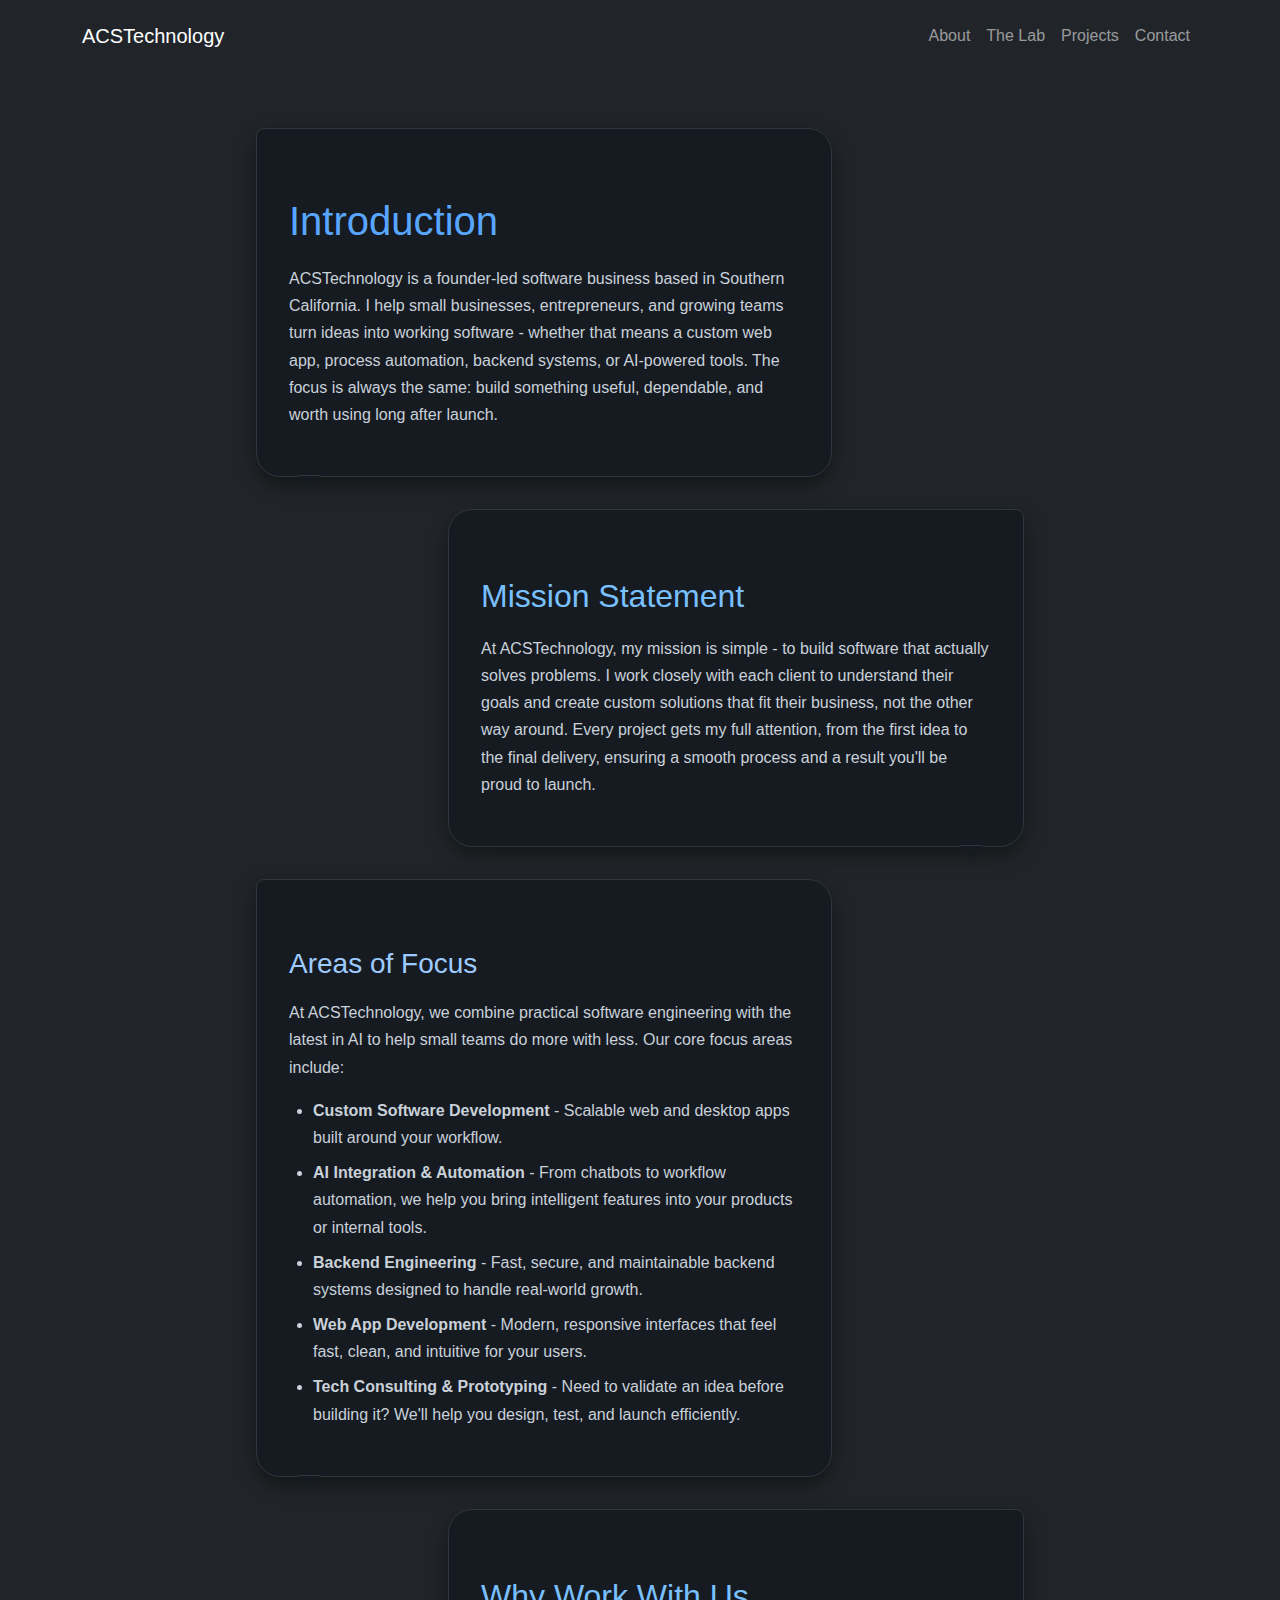
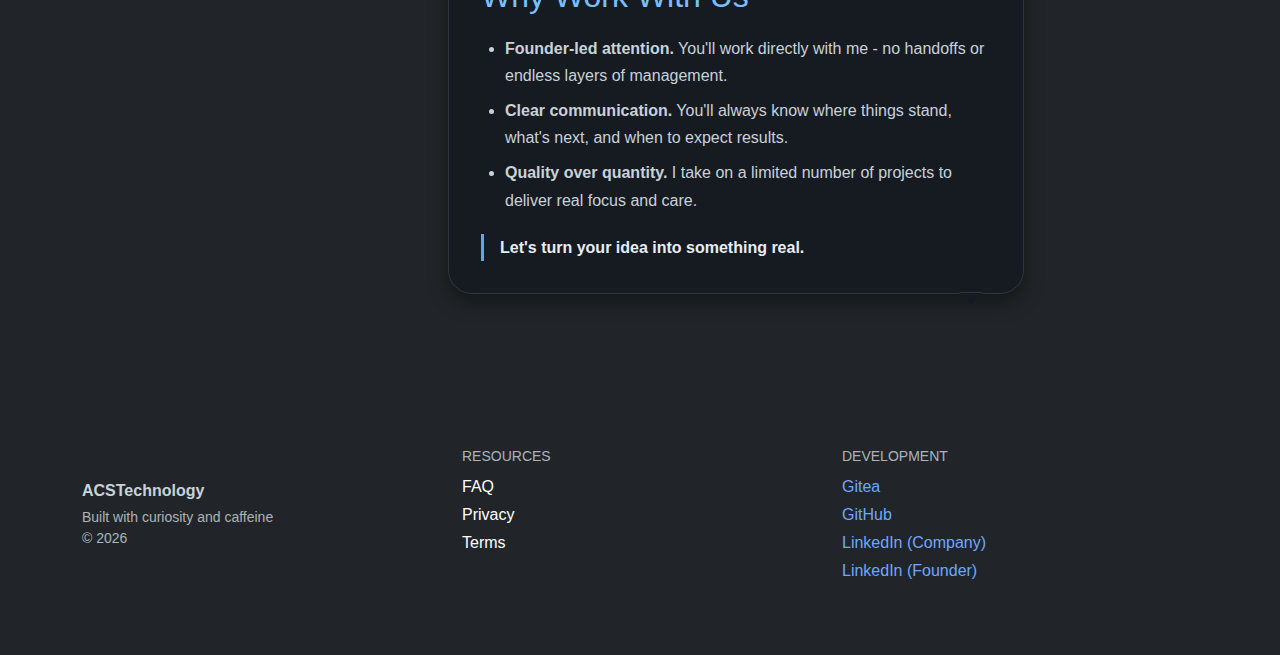
<file: index.html>
<!DOCTYPE html><html lang="en"> <head><meta charset="UTF-8"><meta name="viewport" content="width=device-width, initial-scale=1.0"><link rel="icon" href="/acstech_favicon_angular_acs_v2.ico" sizes="any"><title>ACS Technology</title><link rel="stylesheet" href="/_astro/BaseLayout.CmXLcAZX.css"></head> <body class="bg-dark text-light d-flex flex-column min-vh-100"> <header id="site-header"> <nav class="navbar navbar-expand-md bg-body py-3" data-bs-theme="dark"> <div class="container"> <a class="navbar-brand d-flex align-items-center" href="/"> <span>ACSTechnology</span> </a> <button class="navbar-toggler" type="button" data-bs-toggle="collapse" data-bs-target="#navcol-1" aria-controls="navcol-1" aria-expanded="false" aria-label="Toggle navigation"> <span class="navbar-toggler-icon"></span> </button> <div class="collapse navbar-collapse" id="navcol-1"> <ul class="navbar-nav ms-auto"> <li class="nav-item"><a class="nav-link" href="/about/">About</a></li> <li class="nav-item"><a class="nav-link" href="/blog/">The Lab</a></li> <li class="nav-item"><a class="nav-link" href="/projects/">Projects</a></li> <li class="nav-item"><a class="nav-link" href="/contact/">Contact</a></li> </ul> </div> </div> </nav> </header> <main>  <article class="bubble bubble-left"> <h1>Introduction</h1>  <p>
ACSTechnology is a founder-led software business based in Southern California. 
	  I help small businesses, entrepreneurs, and growing teams turn ideas into working 
	  software - whether that means a custom web app, process automation, backend systems, 
	  or AI-powered tools. The focus is always the same: build something useful, dependable, 
	  and worth using long after launch.
</p>  </article> <article class="bubble bubble-right"> <h2>Mission Statement</h2>  <p>
At ACSTechnology, my mission is simple - to build software that actually solves
      problems. I work closely with each client to understand their goals and create
      custom solutions that fit their business, not the other way around. Every
      project gets my full attention, from the first idea to the final delivery,
      ensuring a smooth process and a result you'll be proud to launch.
</p>  </article> <article class="bubble bubble-left"> <h3>Areas of Focus</h3>  <p>
At ACSTechnology, we combine practical software engineering with the latest in
      AI to help small teams do more with less. Our core focus areas include:
</p> <ul> <li><strong>Custom Software Development</strong> - Scalable web and desktop apps built around your workflow.</li> <li><strong>AI Integration &amp; Automation</strong> - From chatbots to workflow automation, we help you bring intelligent features into your products or internal tools.</li> <li><strong> Backend Engineering</strong> - Fast, secure, and maintainable backend systems designed to handle real-world growth.</li> <li><strong> Web App Development</strong> - Modern, responsive interfaces that feel fast, clean, and intuitive for your users.</li> <li><strong> Tech Consulting &amp; Prototyping</strong> - Need to validate an idea before building it? We'll help you design, test, and launch efficiently.</li> </ul>  </article> <article class="bubble bubble-right"> <h2>Why Work With Us</h2>  <ul> <li><strong>Founder-led attention.</strong> You'll work directly with me - no handoffs or endless layers of management.</li> <li><strong>Clear communication.</strong> You'll always know where things stand, what's next, and when to expect results.</li> <li><strong>Quality over quantity.</strong> I take on a limited number of projects to deliver real focus and care.</li> </ul> <blockquote><strong>Let's turn your idea into something real.</strong></blockquote>  </article>  </main> <footer id="site-footer" class="bg-body mt-auto" data-bs-theme="dark"> <div class="container py-4 py-lg-5"> <div class="row text-center text-md-start gy-4"> <!-- Column 1: Brand / Copyright --> <div class="col-12 col-md-4 d-flex flex-column align-items-center align-items-md-start justify-content-center"> <p class="fw-semibold mb-1">ACSTechnology</p> <p class="text-body-secondary mb-0 small">Built with curiosity and caffeine</p> <p class="text-body-secondary mb-0 small">&copy; 2026</p> </div> <!-- Column 2: Resources --> <div class="col-12 col-md-4 d-flex flex-column align-items-center align-items-md-start"> <small class="text-uppercase text-body-secondary mb-2">Resources</small> <ul class="list-unstyled mb-0"> <li class="mb-1"><a class="link-body-emphasis text-decoration-none" href="/faq/">FAQ</a></li> <li class="mb-1"><a class="link-body-emphasis text-decoration-none" href="/privacy/">Privacy</a></li> <li><a class="link-body-emphasis text-decoration-none" href="/terms/">Terms</a></li> </ul> </div> <!-- Column 3: Development --> <div class="col-12 col-md-4 d-flex flex-column align-items-center align-items-md-start"> <small class="text-uppercase text-body-secondary mb-2">Development</small> <ul class="list-unstyled mb-0"> <li class="mb-1"><a class="text-decoration-none" href="https://git.acstech.dev">Gitea</a></li> <li class="mb-1"><a class="text-decoration-none" href="https://github.com/ACSTechDev">GitHub</a></li> <li class="mb-1"><a class="text-decoration-none" href="https://www.linkedin.com/company/acstechdev">LinkedIn (Company)</a></li> <li><a class="text-decoration-none" href="https://www.linkedin.com/in/andrew-chiang-so/">LinkedIn (Founder)</a></li> </ul> </div> </div> </div> </footer> <script type="module" src="/_astro/BaseLayout.astro_astro_type_script_index_0_lang.GtM1sxkV.js"></script> </body> </html>
</file>
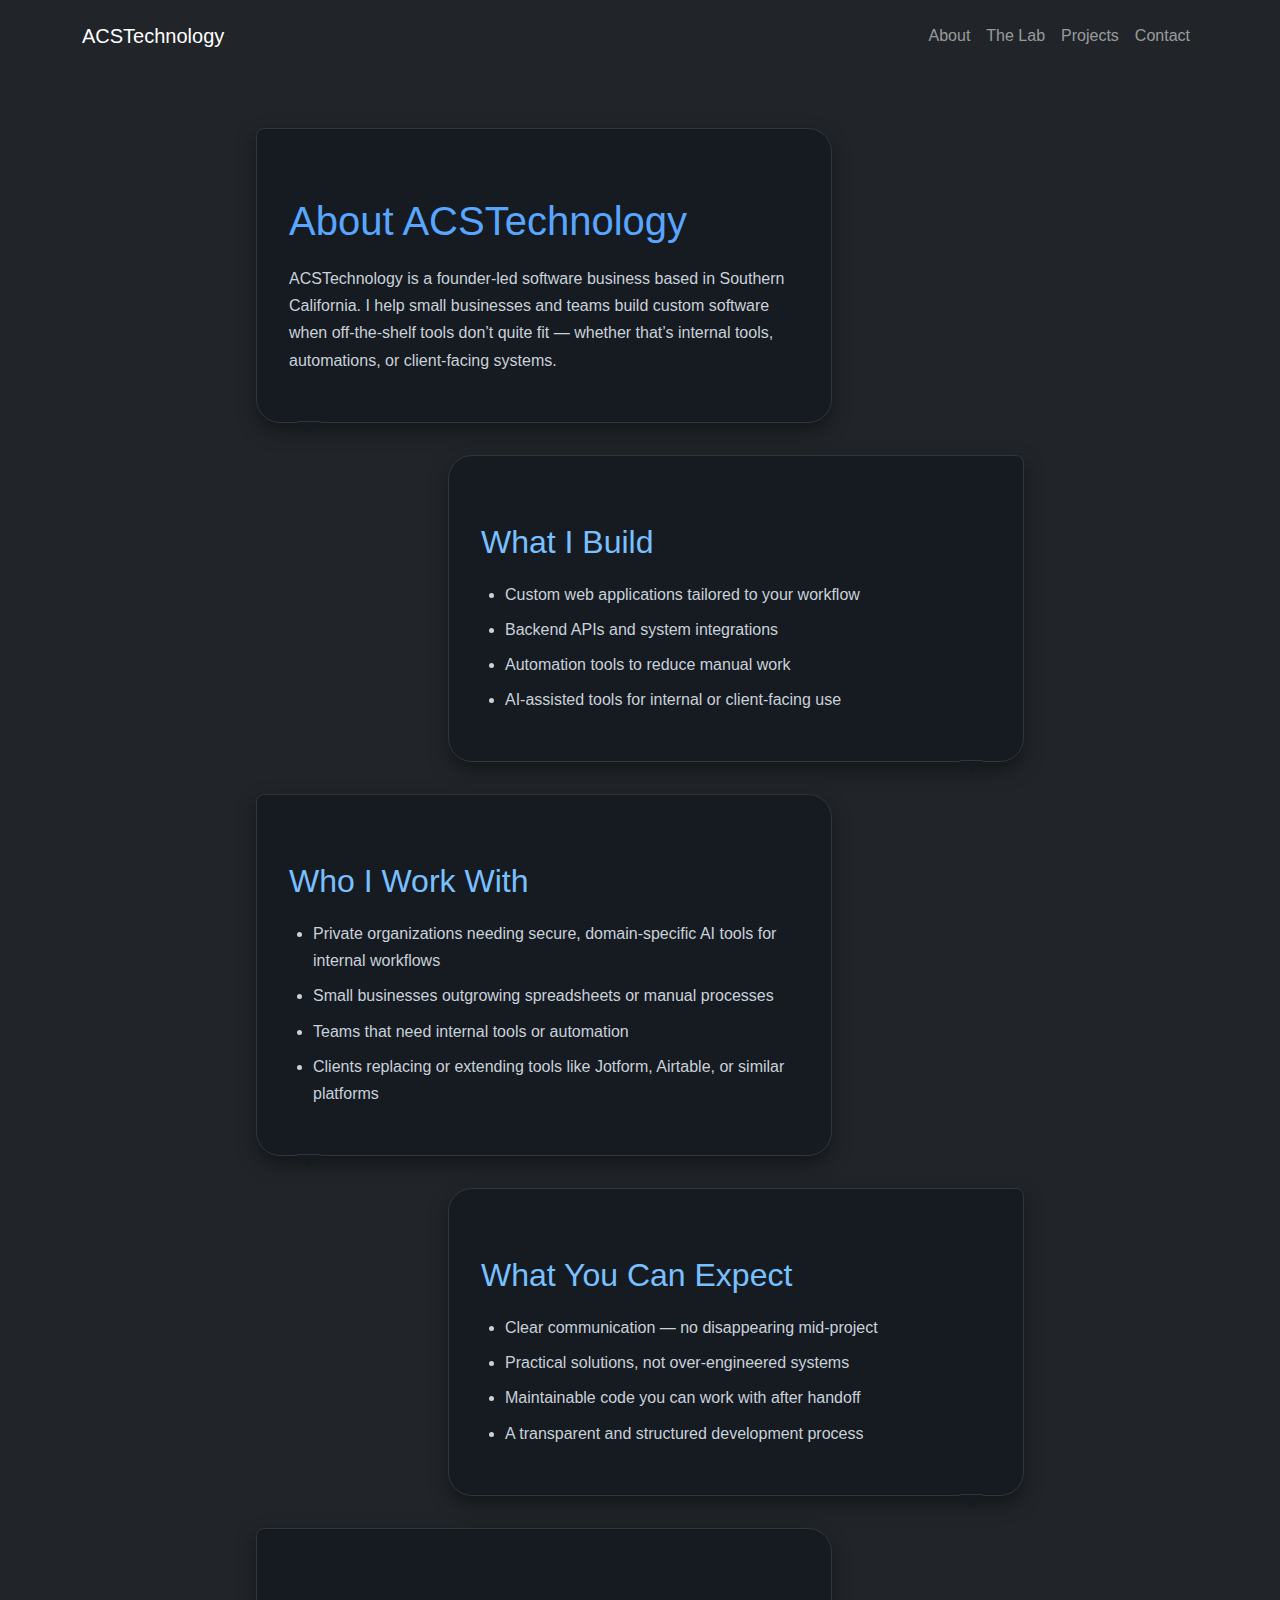
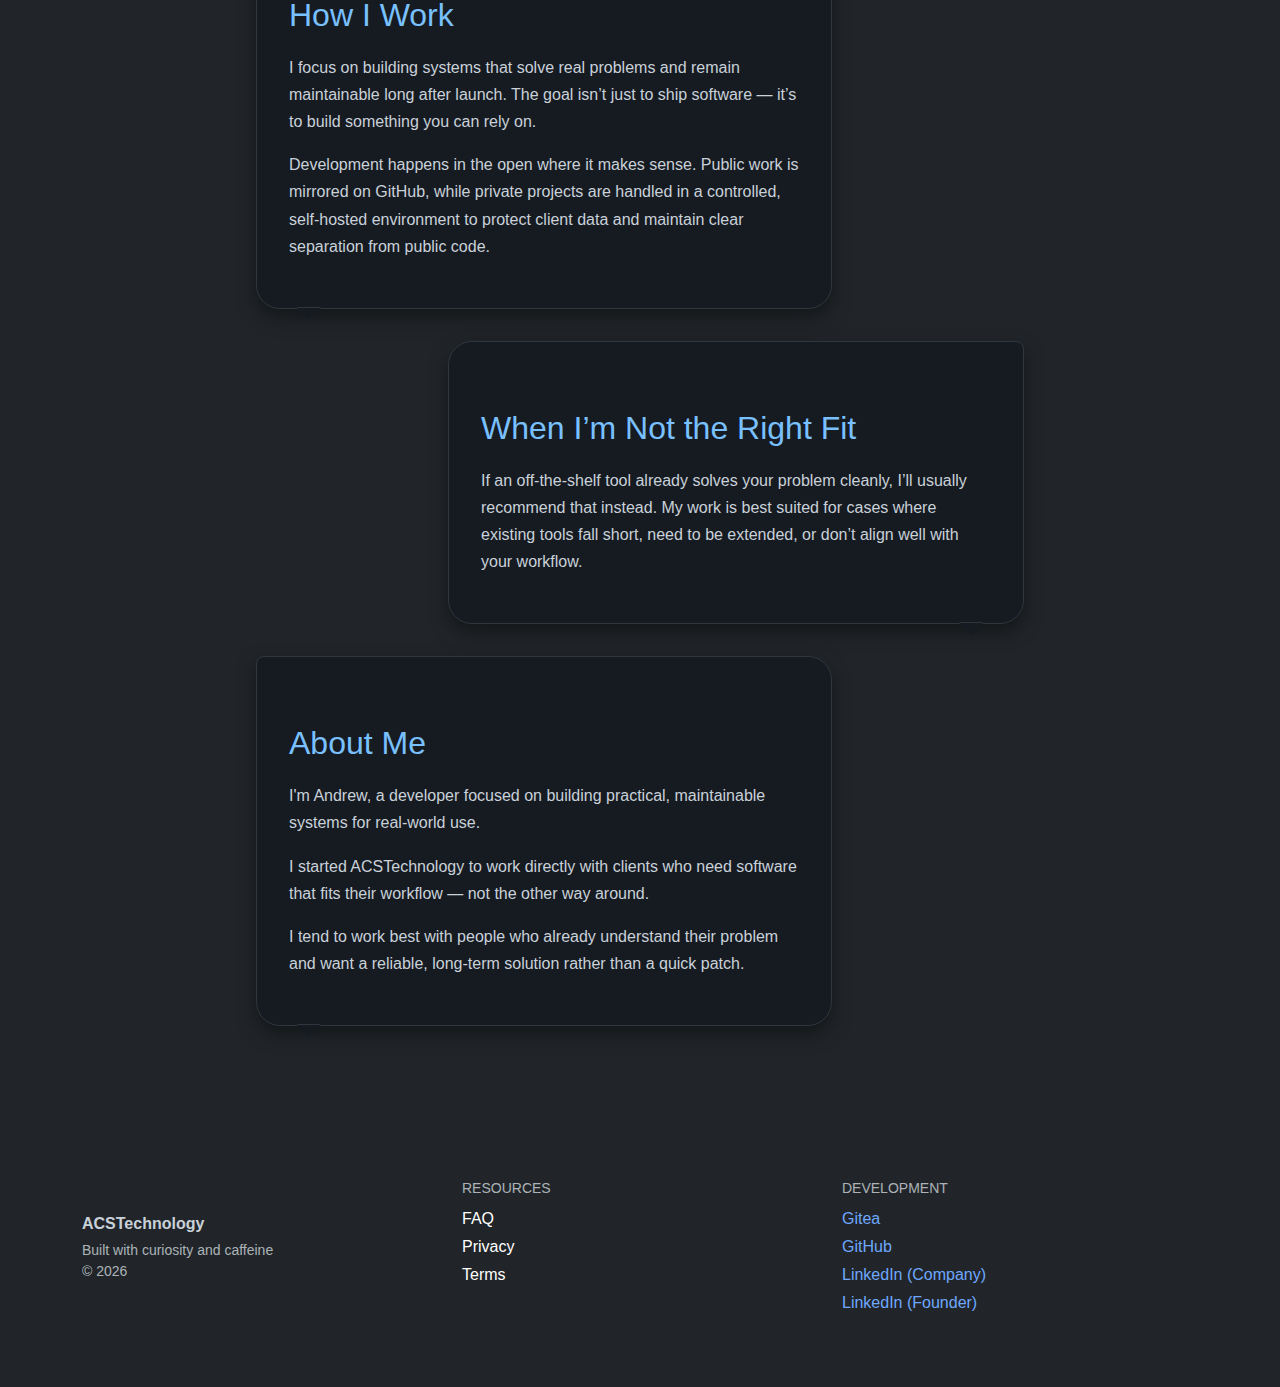
<file: about/index.html>
<!DOCTYPE html><html lang="en"> <head><meta charset="UTF-8"><meta name="viewport" content="width=device-width, initial-scale=1.0"><link rel="icon" href="/acstech_favicon_angular_acs_v2.ico" sizes="any"><title>About | ACSTechnology</title><link rel="stylesheet" href="/_astro/BaseLayout.CmXLcAZX.css"></head> <body class="bg-dark text-light d-flex flex-column min-vh-100"> <header id="site-header"> <nav class="navbar navbar-expand-md bg-body py-3" data-bs-theme="dark"> <div class="container"> <a class="navbar-brand d-flex align-items-center" href="/"> <span>ACSTechnology</span> </a> <button class="navbar-toggler" type="button" data-bs-toggle="collapse" data-bs-target="#navcol-1" aria-controls="navcol-1" aria-expanded="false" aria-label="Toggle navigation"> <span class="navbar-toggler-icon"></span> </button> <div class="collapse navbar-collapse" id="navcol-1"> <ul class="navbar-nav ms-auto"> <li class="nav-item"><a class="nav-link" href="/about/">About</a></li> <li class="nav-item"><a class="nav-link" href="/blog/">The Lab</a></li> <li class="nav-item"><a class="nav-link" href="/projects/">Projects</a></li> <li class="nav-item"><a class="nav-link" href="/contact/">Contact</a></li> </ul> </div> </div> </nav> </header> <main>  <article class="bubble bubble-left"> <h1>About ACSTechnology</h1>  <p>
ACSTechnology is a founder-led software business based in Southern California.
      I help small businesses and teams build custom software when off-the-shelf tools 
      don’t quite fit — whether that’s internal tools, automations, or client-facing systems.
</p>  </article> <article class="bubble bubble-right"> <h2>What I Build</h2>  <ul> <li>Custom web applications tailored to your workflow</li> <li>Backend APIs and system integrations</li> <li>Automation tools to reduce manual work</li> <li>AI-assisted tools for internal or client-facing use</li> </ul>  </article> <article class="bubble bubble-left"> <h2>Who I Work With</h2>  <ul> <li>Private organizations needing secure, domain-specific AI tools for internal workflows</li> <li>Small businesses outgrowing spreadsheets or manual processes</li> <li>Teams that need internal tools or automation</li> <li>Clients replacing or extending tools like Jotform, Airtable, or similar platforms</li> </ul>  </article> <article class="bubble bubble-right"> <h2>What You Can Expect</h2>  <ul> <li>Clear communication — no disappearing mid-project</li> <li>Practical solutions, not over-engineered systems</li> <li>Maintainable code you can work with after handoff</li> <li>A transparent and structured development process</li> </ul>  </article> <article class="bubble bubble-left"> <h2>How I Work</h2>  <p>
I focus on building systems that solve real problems and remain maintainable long after launch.
      The goal isn’t just to ship software — it’s to build something you can rely on.
</p> <p>
Development happens in the open where it makes sense. Public work is mirrored on GitHub,
      while private projects are handled in a controlled, self-hosted environment to protect
      client data and maintain clear separation from public code.
</p>  </article> <article class="bubble bubble-right"> <h2>When I’m Not the Right Fit</h2>  <p>
If an off-the-shelf tool already solves your problem cleanly, I’ll usually recommend that instead.
      My work is best suited for cases where existing tools fall short, need to be extended,
      or don’t align well with your workflow.
</p>  </article> <article class="bubble bubble-left"> <h2>About Me</h2>  <p>
I'm Andrew, a developer focused on building practical, maintainable systems for real-world use.
</p> <p>
I started ACSTechnology to work directly with clients who need software that fits their workflow — 
      not the other way around.
</p> <p>
I tend to work best with people who already understand their problem and want a reliable,
      long-term solution rather than a quick patch.
</p>  </article>  </main> <footer id="site-footer" class="bg-body mt-auto" data-bs-theme="dark"> <div class="container py-4 py-lg-5"> <div class="row text-center text-md-start gy-4"> <!-- Column 1: Brand / Copyright --> <div class="col-12 col-md-4 d-flex flex-column align-items-center align-items-md-start justify-content-center"> <p class="fw-semibold mb-1">ACSTechnology</p> <p class="text-body-secondary mb-0 small">Built with curiosity and caffeine</p> <p class="text-body-secondary mb-0 small">&copy; 2026</p> </div> <!-- Column 2: Resources --> <div class="col-12 col-md-4 d-flex flex-column align-items-center align-items-md-start"> <small class="text-uppercase text-body-secondary mb-2">Resources</small> <ul class="list-unstyled mb-0"> <li class="mb-1"><a class="link-body-emphasis text-decoration-none" href="/faq/">FAQ</a></li> <li class="mb-1"><a class="link-body-emphasis text-decoration-none" href="/privacy/">Privacy</a></li> <li><a class="link-body-emphasis text-decoration-none" href="/terms/">Terms</a></li> </ul> </div> <!-- Column 3: Development --> <div class="col-12 col-md-4 d-flex flex-column align-items-center align-items-md-start"> <small class="text-uppercase text-body-secondary mb-2">Development</small> <ul class="list-unstyled mb-0"> <li class="mb-1"><a class="text-decoration-none" href="https://git.acstech.dev">Gitea</a></li> <li class="mb-1"><a class="text-decoration-none" href="https://github.com/ACSTechDev">GitHub</a></li> <li class="mb-1"><a class="text-decoration-none" href="https://www.linkedin.com/company/acstechdev">LinkedIn (Company)</a></li> <li><a class="text-decoration-none" href="https://www.linkedin.com/in/andrew-chiang-so/">LinkedIn (Founder)</a></li> </ul> </div> </div> </div> </footer> <script type="module" src="/_astro/BaseLayout.astro_astro_type_script_index_0_lang.GtM1sxkV.js"></script> </body> </html>
</file>
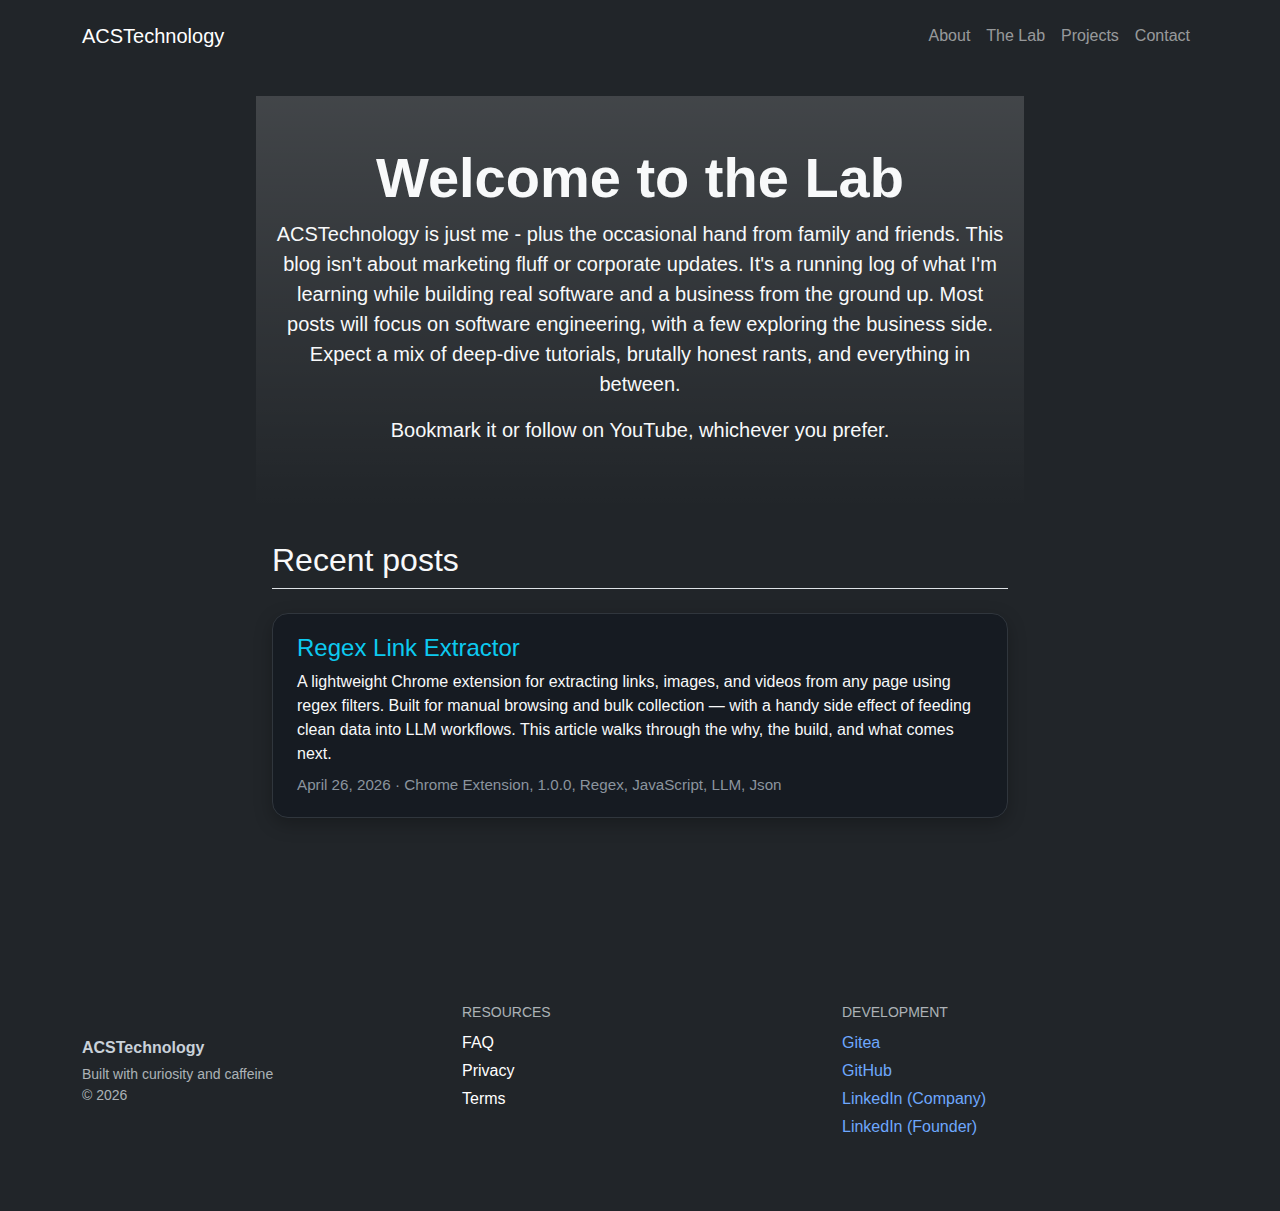
<file: blog/index.html>
<!DOCTYPE html><html lang="en"> <head><meta charset="UTF-8"><meta name="viewport" content="width=device-width, initial-scale=1.0"><link rel="icon" href="/acstech_favicon_angular_acs_v2.ico" sizes="any"><title>ACS Technology Blog</title><link rel="stylesheet" href="/_astro/BaseLayout.CmXLcAZX.css">
<style>.blog-hero{background:linear-gradient(135deg,#0d6efd,#6610f2);margin-bottom:2rem;padding-left:1rem;padding-right:1rem}.blog-meta{color:#ffffffc7}.blog-description{max-width:760px;color:#ffffffe6}.blog-article-wrap{max-width:900px;margin:0 auto;padding:0 1rem 3rem}.blog-article{background-color:#161b22;border:1px solid #30363d;border-radius:1.25rem;padding:2rem;color:#c9d1d9;line-height:1.75;box-shadow:0 8px 20px #00000059}.blog-article p{margin:1rem 0}.blog-article h2,.blog-article h3,.blog-article h4{margin-top:2rem;margin-bottom:1rem;color:#79c0ff}.blog-article a{color:#58a6ff}.blog-article pre{background:#0d1117;border:1px solid #30363d;border-radius:.75rem;padding:1rem;overflow-x:auto}.blog-article code{font-family:Consolas,Monaco,Courier New,monospace}.blog-article blockquote{margin:1.5rem 0;padding-left:1rem;border-left:3px solid #58a6ff;color:#e6edf3}.blog-article img{max-width:100%;height:auto;border-radius:.75rem}.blog-article ul,.blog-article ol{padding-left:1.5rem;margin:1rem 0}.blog-list-wrap{max-width:900px;margin:0 auto;padding:0 1rem 3rem}.blog-list-card{background-color:#161b22;border:1px solid #30363d;border-radius:1rem;padding:1.25rem 1.5rem;margin-bottom:1rem;box-shadow:0 6px 18px #00000040}.blog-list-card h2,.blog-list-card h3{margin-top:0;margin-bottom:.5rem}.blog-list-card p{margin-bottom:.5rem}.blog-list-meta{color:#8b949e;font-size:.95rem}@media(max-width:700px){.blog-article{padding:1.25rem}.blog-hero{padding-top:4rem;padding-bottom:3rem}}
</style></head> <body class="bg-dark text-light d-flex flex-column min-vh-100"> <header id="site-header"> <nav class="navbar navbar-expand-md bg-body py-3" data-bs-theme="dark"> <div class="container"> <a class="navbar-brand d-flex align-items-center" href="/"> <span>ACSTechnology</span> </a> <button class="navbar-toggler" type="button" data-bs-toggle="collapse" data-bs-target="#navcol-1" aria-controls="navcol-1" aria-expanded="false" aria-label="Toggle navigation"> <span class="navbar-toggler-icon"></span> </button> <div class="collapse navbar-collapse" id="navcol-1"> <ul class="navbar-nav ms-auto"> <li class="nav-item"><a class="nav-link" href="/about/">About</a></li> <li class="nav-item"><a class="nav-link" href="/blog/">The Lab</a></li> <li class="nav-item"><a class="nav-link" href="/projects/">Projects</a></li> <li class="nav-item"><a class="nav-link" href="/contact/">Contact</a></li> </ul> </div> </div> </nav> </header> <main>  <header class="text-center py-5 bg-gradient rounded-bottom blog-hero"> <h1 class="display-4 fw-bold">Welcome to the Lab</h1> <p class="lead mx-auto" style="max-width: 750px;">
ACSTechnology is just me - plus the occasional hand from family and friends.
      This blog isn't about marketing fluff or corporate updates. It's a running log
      of what I'm learning while building real software and a business from the ground up.
      Most posts will focus on software engineering, with a few exploring the business side.
      Expect a mix of deep-dive tutorials, brutally honest rants, and everything in between.
</p> <p class="lead mx-auto" style="max-width: 750px;">
Bookmark it or follow on YouTube, whichever you prefer.
</p> </header> <section class="blog-list-wrap"> <h2 id="recent-posts" class="mb-4 border-bottom pb-2">Recent posts</h2> <article class="blog-list-card"> <h2 class="h4"> <a href="/blog/regex-extractor/" class="link-info text-decoration-none"> Regex Link Extractor </a> </h2> <p>A lightweight Chrome extension for extracting links, images, and videos from any page using regex filters. Built for manual browsing and bulk collection — with a handy side effect of feeding clean data into LLM workflows. This article walks through the why, the build, and what comes next.</p> <div class="blog-list-meta"> <time datetime="2026-04-27T00:00:00.000Z"> April 26, 2026 </time> <span> · Chrome Extension, 1.0.0, Regex, JavaScript, LLM, Json</span> </div> </article> </section>  </main> <footer id="site-footer" class="bg-body mt-auto" data-bs-theme="dark"> <div class="container py-4 py-lg-5"> <div class="row text-center text-md-start gy-4"> <!-- Column 1: Brand / Copyright --> <div class="col-12 col-md-4 d-flex flex-column align-items-center align-items-md-start justify-content-center"> <p class="fw-semibold mb-1">ACSTechnology</p> <p class="text-body-secondary mb-0 small">Built with curiosity and caffeine</p> <p class="text-body-secondary mb-0 small">&copy; 2026</p> </div> <!-- Column 2: Resources --> <div class="col-12 col-md-4 d-flex flex-column align-items-center align-items-md-start"> <small class="text-uppercase text-body-secondary mb-2">Resources</small> <ul class="list-unstyled mb-0"> <li class="mb-1"><a class="link-body-emphasis text-decoration-none" href="/faq/">FAQ</a></li> <li class="mb-1"><a class="link-body-emphasis text-decoration-none" href="/privacy/">Privacy</a></li> <li><a class="link-body-emphasis text-decoration-none" href="/terms/">Terms</a></li> </ul> </div> <!-- Column 3: Development --> <div class="col-12 col-md-4 d-flex flex-column align-items-center align-items-md-start"> <small class="text-uppercase text-body-secondary mb-2">Development</small> <ul class="list-unstyled mb-0"> <li class="mb-1"><a class="text-decoration-none" href="https://git.acstech.dev">Gitea</a></li> <li class="mb-1"><a class="text-decoration-none" href="https://github.com/ACSTechDev">GitHub</a></li> <li class="mb-1"><a class="text-decoration-none" href="https://www.linkedin.com/company/acstechdev">LinkedIn (Company)</a></li> <li><a class="text-decoration-none" href="https://www.linkedin.com/in/andrew-chiang-so/">LinkedIn (Founder)</a></li> </ul> </div> </div> </div> </footer> <script type="module" src="/_astro/BaseLayout.astro_astro_type_script_index_0_lang.GtM1sxkV.js"></script> </body> </html>
</file>
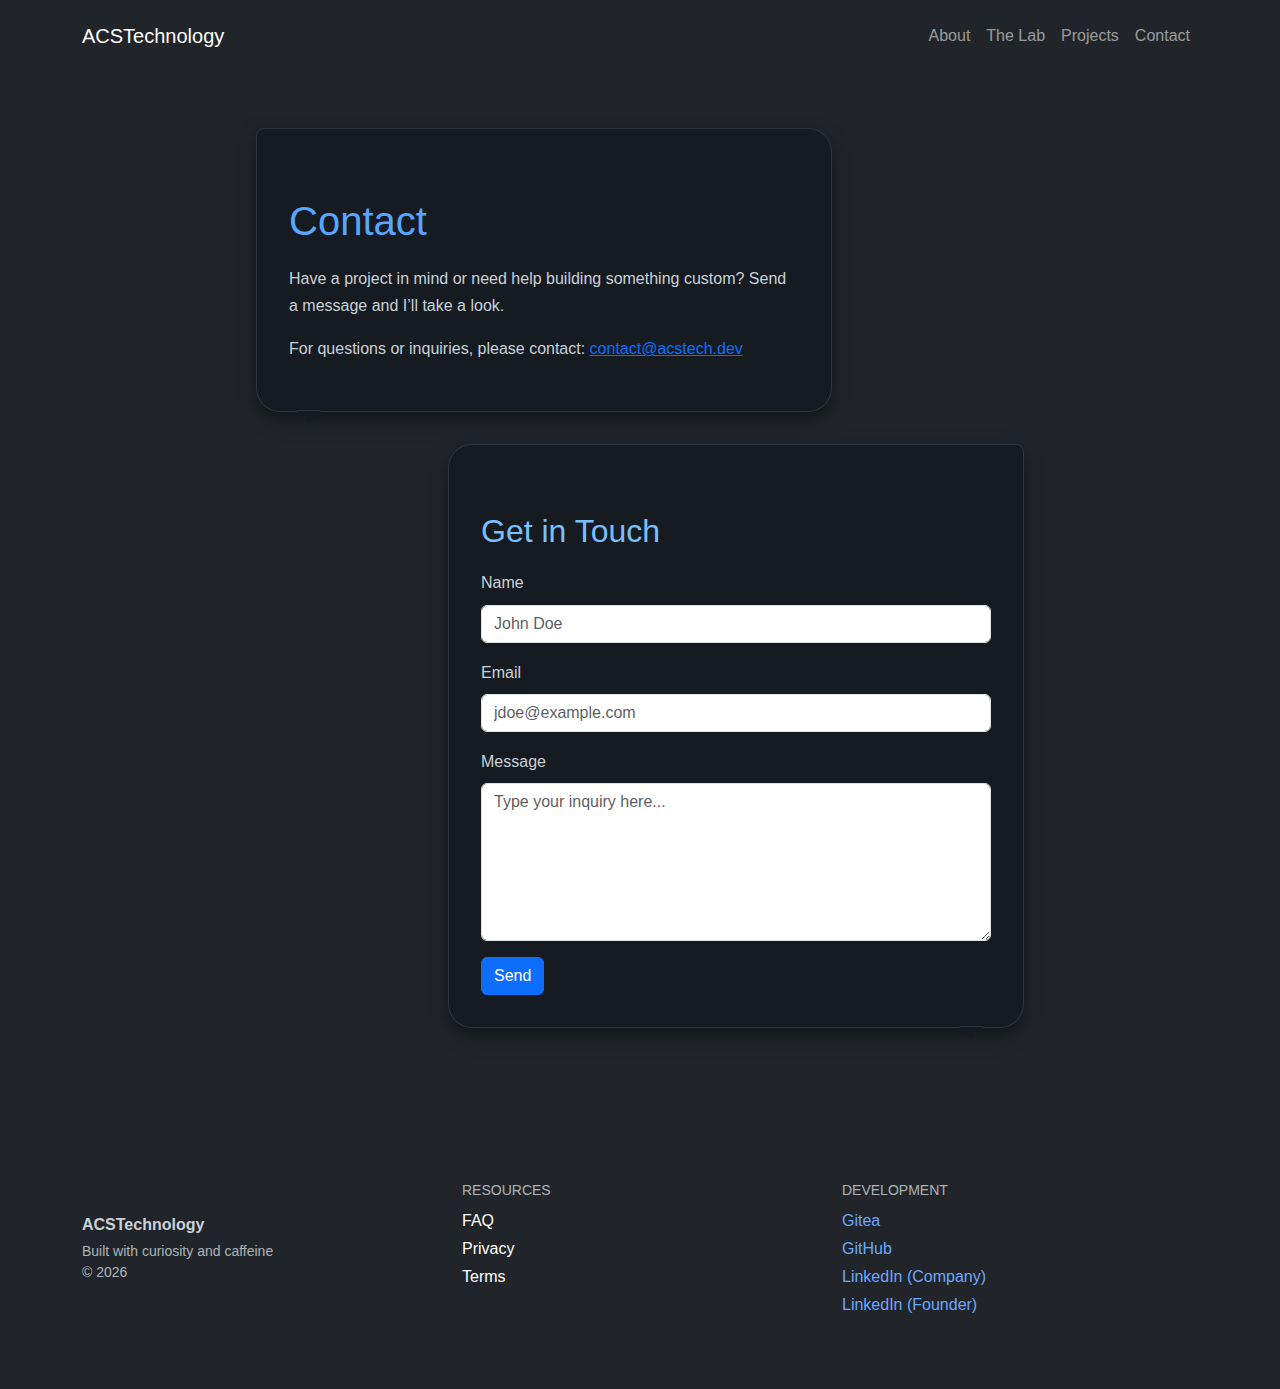
<file: contact/index.html>
<!DOCTYPE html><html lang="en"> <head><meta charset="UTF-8"><meta name="viewport" content="width=device-width, initial-scale=1.0"><link rel="icon" href="/acstech_favicon_angular_acs_v2.ico" sizes="any"><title>Contact | ACSTechnology</title><link rel="stylesheet" href="/_astro/BaseLayout.CmXLcAZX.css"></head> <body class="bg-dark text-light d-flex flex-column min-vh-100"> <header id="site-header"> <nav class="navbar navbar-expand-md bg-body py-3" data-bs-theme="dark"> <div class="container"> <a class="navbar-brand d-flex align-items-center" href="/"> <span>ACSTechnology</span> </a> <button class="navbar-toggler" type="button" data-bs-toggle="collapse" data-bs-target="#navcol-1" aria-controls="navcol-1" aria-expanded="false" aria-label="Toggle navigation"> <span class="navbar-toggler-icon"></span> </button> <div class="collapse navbar-collapse" id="navcol-1"> <ul class="navbar-nav ms-auto"> <li class="nav-item"><a class="nav-link" href="/about/">About</a></li> <li class="nav-item"><a class="nav-link" href="/blog/">The Lab</a></li> <li class="nav-item"><a class="nav-link" href="/projects/">Projects</a></li> <li class="nav-item"><a class="nav-link" href="/contact/">Contact</a></li> </ul> </div> </div> </nav> </header> <main>  <article class="bubble bubble-left"> <h1>Contact</h1>  <p>
Have a project in mind or need help building something custom?
      Send a message and I’ll take a look.
</p> <p>
For questions or inquiries, please contact:
<a href="mailto:contact@acstech.dev">contact@acstech.dev</a> </p>  </article> <article class="bubble bubble-right"> <h2>Get in Touch</h2>  <form class="contact-form" method="post" action="#"> <div class="mb-3"> <label class="form-label" for="name">Name</label> <input class="form-control" id="name" name="name" placeholder="John Doe" type="text"> </div> <div class="mb-3"> <label class="form-label" for="email">Email</label> <input class="form-control" id="email" name="email" placeholder="jdoe@example.com" type="email"> </div> <div class="mb-3"> <label class="form-label" for="message">Message</label> <textarea class="form-control" id="message" name="message" placeholder="Type your inquiry here..." rows="6"></textarea> </div> <button class="btn btn-primary" type="submit">Send</button> </form>  </article>  </main> <footer id="site-footer" class="bg-body mt-auto" data-bs-theme="dark"> <div class="container py-4 py-lg-5"> <div class="row text-center text-md-start gy-4"> <!-- Column 1: Brand / Copyright --> <div class="col-12 col-md-4 d-flex flex-column align-items-center align-items-md-start justify-content-center"> <p class="fw-semibold mb-1">ACSTechnology</p> <p class="text-body-secondary mb-0 small">Built with curiosity and caffeine</p> <p class="text-body-secondary mb-0 small">&copy; 2026</p> </div> <!-- Column 2: Resources --> <div class="col-12 col-md-4 d-flex flex-column align-items-center align-items-md-start"> <small class="text-uppercase text-body-secondary mb-2">Resources</small> <ul class="list-unstyled mb-0"> <li class="mb-1"><a class="link-body-emphasis text-decoration-none" href="/faq/">FAQ</a></li> <li class="mb-1"><a class="link-body-emphasis text-decoration-none" href="/privacy/">Privacy</a></li> <li><a class="link-body-emphasis text-decoration-none" href="/terms/">Terms</a></li> </ul> </div> <!-- Column 3: Development --> <div class="col-12 col-md-4 d-flex flex-column align-items-center align-items-md-start"> <small class="text-uppercase text-body-secondary mb-2">Development</small> <ul class="list-unstyled mb-0"> <li class="mb-1"><a class="text-decoration-none" href="https://git.acstech.dev">Gitea</a></li> <li class="mb-1"><a class="text-decoration-none" href="https://github.com/ACSTechDev">GitHub</a></li> <li class="mb-1"><a class="text-decoration-none" href="https://www.linkedin.com/company/acstechdev">LinkedIn (Company)</a></li> <li><a class="text-decoration-none" href="https://www.linkedin.com/in/andrew-chiang-so/">LinkedIn (Founder)</a></li> </ul> </div> </div> </div> </footer> <script type="module" src="/_astro/BaseLayout.astro_astro_type_script_index_0_lang.GtM1sxkV.js"></script> </body> </html>
</file>
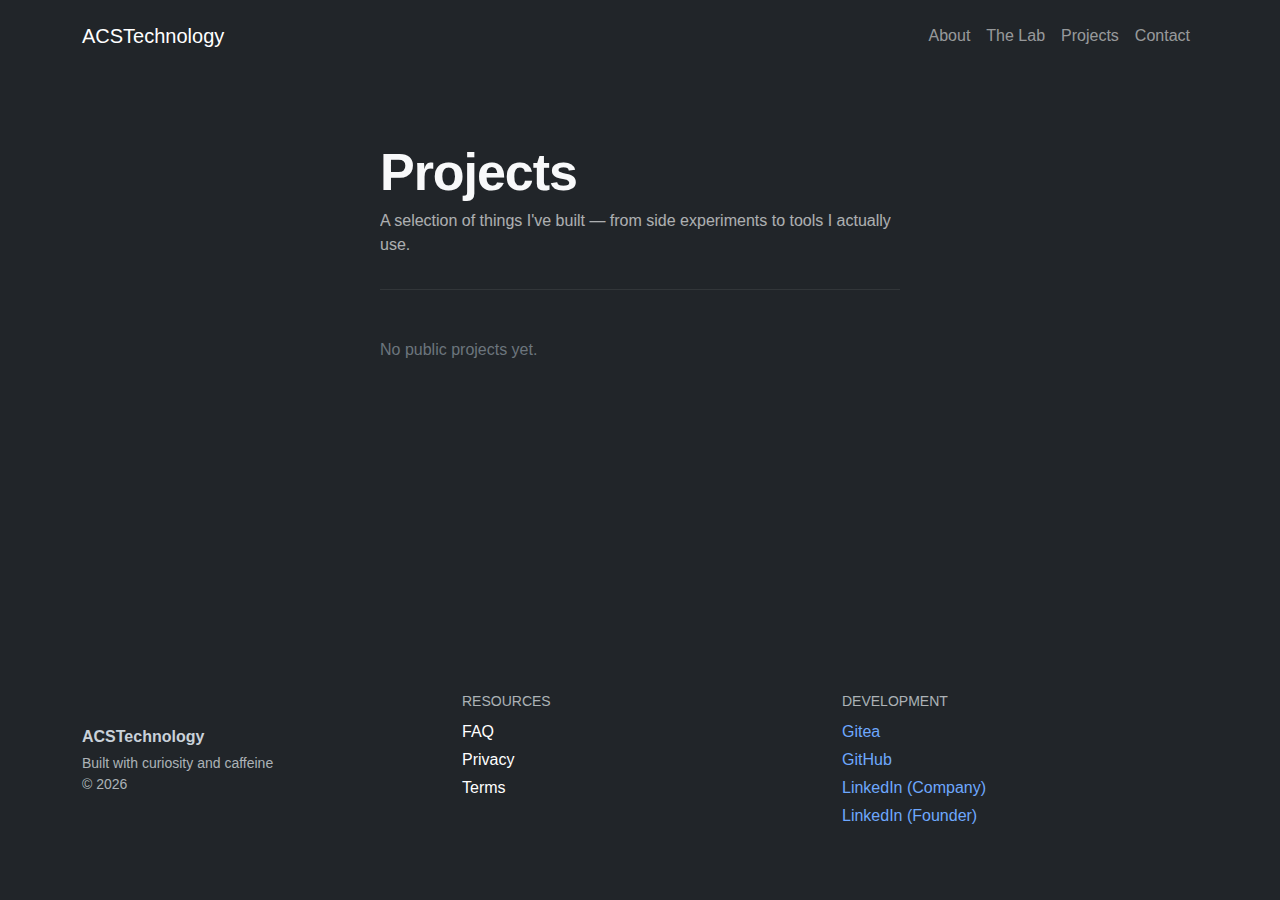
<file: projects/index.html>
<!DOCTYPE html><html lang="en"> <head><meta charset="UTF-8"><meta name="viewport" content="width=device-width, initial-scale=1.0"><link rel="icon" href="/acstech_favicon_angular_acs_v2.ico" sizes="any"><title>Projects | ACSTechnology</title><link rel="stylesheet" href="/_astro/BaseLayout.CmXLcAZX.css">
<style>.projects-hero[data-astro-cid-2hwget37]{padding:3rem 0 2rem;border-bottom:1px solid rgba(255,255,255,.08);margin-bottom:3rem}.projects-hero[data-astro-cid-2hwget37] h1[data-astro-cid-2hwget37]{font-size:clamp(2rem,5vw,3.25rem);font-weight:700;letter-spacing:-.02em;line-height:1.1}.projects-hero[data-astro-cid-2hwget37] p[data-astro-cid-2hwget37]{max-width:520px;opacity:.65}.projects-grid[data-astro-cid-2hwget37]{display:grid;grid-template-columns:repeat(auto-fill,minmax(300px,1fr));gap:1.5rem;padding-bottom:4rem}.project-card[data-astro-cid-2hwget37]{background:#ffffff0a;border:1px solid rgba(255,255,255,.08);border-radius:12px;overflow:hidden;display:flex;flex-direction:column;transition:transform .2s ease,box-shadow .2s ease,border-color .2s ease;animation:fadeUp .4s ease both}.project-card[data-astro-cid-2hwget37]:hover{transform:translateY(-4px);box-shadow:0 12px 40px #0006;border-color:#ffffff2e}.project-card__image[data-astro-cid-2hwget37]{width:100%;aspect-ratio:16 / 9;object-fit:cover;display:block;background:#ffffff0f}.project-card__body[data-astro-cid-2hwget37]{padding:1.25rem 1.25rem .75rem;flex:1;display:flex;flex-direction:column;gap:.5rem}.project-card__title[data-astro-cid-2hwget37]{font-size:1.1rem;font-weight:600;margin:0}.project-card__title[data-astro-cid-2hwget37] a[data-astro-cid-2hwget37]{color:#fff;text-decoration:none}.project-card__title[data-astro-cid-2hwget37] a[data-astro-cid-2hwget37]:hover{text-decoration:underline;text-underline-offset:3px}.project-card__desc[data-astro-cid-2hwget37]{font-size:.875rem;color:#fff9;margin:0;line-height:1.55;flex:1}.project-card__tags[data-astro-cid-2hwget37]{display:flex;flex-wrap:wrap;gap:.375rem;padding:.75rem 1.25rem}.tag[data-astro-cid-2hwget37]{font-size:.7rem;font-weight:600;letter-spacing:.04em;text-transform:uppercase;padding:.2rem .55rem;border-radius:4px;background:#ffffff14;color:#ffffffb3;border:1px solid rgba(255,255,255,.1)}.project-card__links[data-astro-cid-2hwget37]{display:flex;gap:.75rem;align-items:center;padding:.75rem 1.25rem 1.25rem;border-top:1px solid rgba(255,255,255,.07)}.project-card__link[data-astro-cid-2hwget37]{font-size:.8rem;font-weight:500;text-decoration:none;display:inline-flex;align-items:center;gap:.3rem;color:#ffffff8c;transition:color .15s ease}.project-card__link[data-astro-cid-2hwget37]:hover{color:#fff}.project-card__link--primary[data-astro-cid-2hwget37]{color:#60a5fa}.project-card__link--primary[data-astro-cid-2hwget37]:hover{color:#93c5fd}.project-card__link--readmore[data-astro-cid-2hwget37]{margin-left:auto}.project-card[data-astro-cid-2hwget37]:nth-child(1){animation-delay:.05s}.project-card[data-astro-cid-2hwget37]:nth-child(2){animation-delay:.12s}.project-card[data-astro-cid-2hwget37]:nth-child(3){animation-delay:.19s}.project-card[data-astro-cid-2hwget37]:nth-child(4){animation-delay:.26s}.project-card[data-astro-cid-2hwget37]:nth-child(5){animation-delay:.33s}.project-card[data-astro-cid-2hwget37]:nth-child(6){animation-delay:.4s}@keyframes fadeUp{0%{opacity:0;transform:translateY(16px)}to{opacity:1;transform:translateY(0)}}
</style></head> <body class="bg-dark text-light d-flex flex-column min-vh-100"> <header id="site-header"> <nav class="navbar navbar-expand-md bg-body py-3" data-bs-theme="dark"> <div class="container"> <a class="navbar-brand d-flex align-items-center" href="/"> <span>ACSTechnology</span> </a> <button class="navbar-toggler" type="button" data-bs-toggle="collapse" data-bs-target="#navcol-1" aria-controls="navcol-1" aria-expanded="false" aria-label="Toggle navigation"> <span class="navbar-toggler-icon"></span> </button> <div class="collapse navbar-collapse" id="navcol-1"> <ul class="navbar-nav ms-auto"> <li class="nav-item"><a class="nav-link" href="/about/">About</a></li> <li class="nav-item"><a class="nav-link" href="/blog/">The Lab</a></li> <li class="nav-item"><a class="nav-link" href="/projects/">Projects</a></li> <li class="nav-item"><a class="nav-link" href="/contact/">Contact</a></li> </ul> </div> </div> </nav> </header> <main>   <div class="container" data-astro-cid-2hwget37> <div class="projects-hero" data-astro-cid-2hwget37> <h1 data-astro-cid-2hwget37>Projects</h1> <p class="mt-2 mb-0" data-astro-cid-2hwget37>A selection of things I've built — from side experiments to tools I actually use.</p> </div> <p class="text-secondary" data-astro-cid-2hwget37>No public projects yet.</p> </div>  </main> <footer id="site-footer" class="bg-body mt-auto" data-bs-theme="dark"> <div class="container py-4 py-lg-5"> <div class="row text-center text-md-start gy-4"> <!-- Column 1: Brand / Copyright --> <div class="col-12 col-md-4 d-flex flex-column align-items-center align-items-md-start justify-content-center"> <p class="fw-semibold mb-1">ACSTechnology</p> <p class="text-body-secondary mb-0 small">Built with curiosity and caffeine</p> <p class="text-body-secondary mb-0 small">&copy; 2026</p> </div> <!-- Column 2: Resources --> <div class="col-12 col-md-4 d-flex flex-column align-items-center align-items-md-start"> <small class="text-uppercase text-body-secondary mb-2">Resources</small> <ul class="list-unstyled mb-0"> <li class="mb-1"><a class="link-body-emphasis text-decoration-none" href="/faq/">FAQ</a></li> <li class="mb-1"><a class="link-body-emphasis text-decoration-none" href="/privacy/">Privacy</a></li> <li><a class="link-body-emphasis text-decoration-none" href="/terms/">Terms</a></li> </ul> </div> <!-- Column 3: Development --> <div class="col-12 col-md-4 d-flex flex-column align-items-center align-items-md-start"> <small class="text-uppercase text-body-secondary mb-2">Development</small> <ul class="list-unstyled mb-0"> <li class="mb-1"><a class="text-decoration-none" href="https://git.acstech.dev">Gitea</a></li> <li class="mb-1"><a class="text-decoration-none" href="https://github.com/ACSTechDev">GitHub</a></li> <li class="mb-1"><a class="text-decoration-none" href="https://www.linkedin.com/company/acstechdev">LinkedIn (Company)</a></li> <li><a class="text-decoration-none" href="https://www.linkedin.com/in/andrew-chiang-so/">LinkedIn (Founder)</a></li> </ul> </div> </div> </div> </footer> <script type="module" src="/_astro/BaseLayout.astro_astro_type_script_index_0_lang.GtM1sxkV.js"></script> </body> </html>
</file>
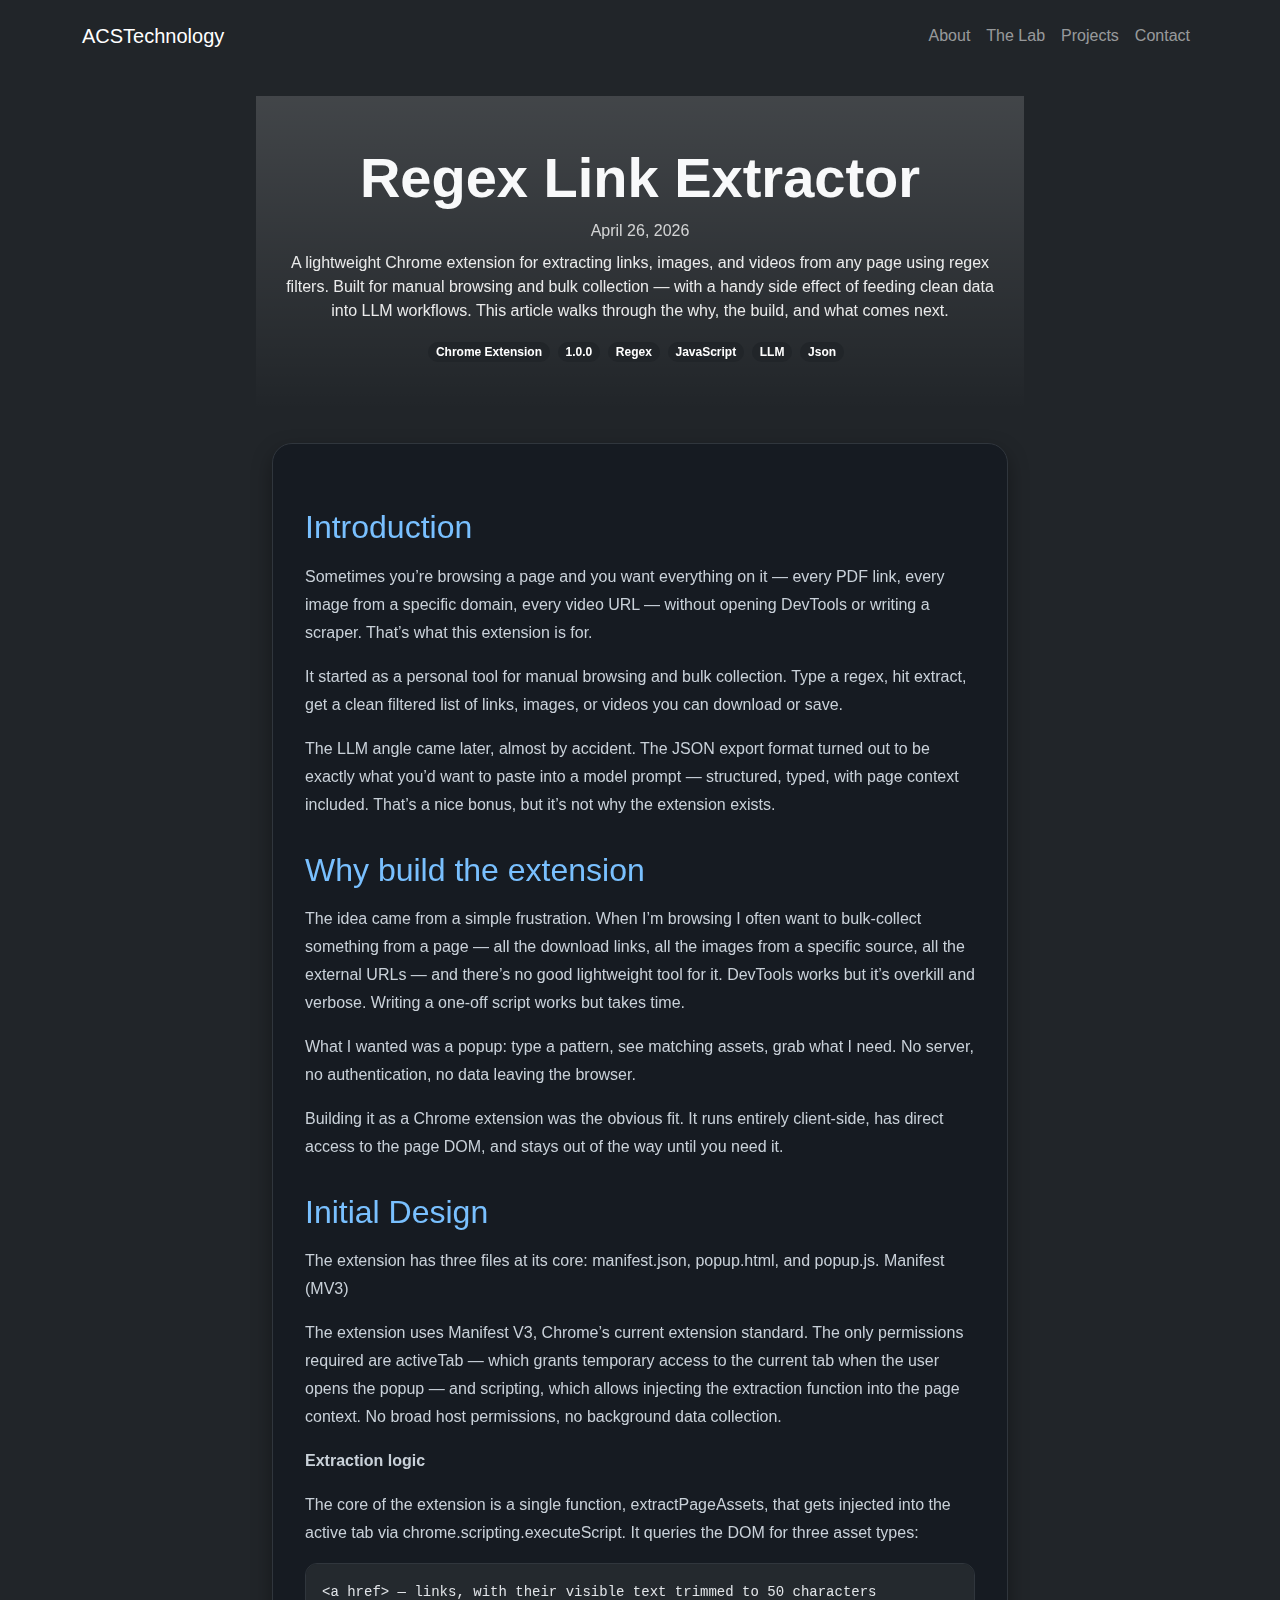
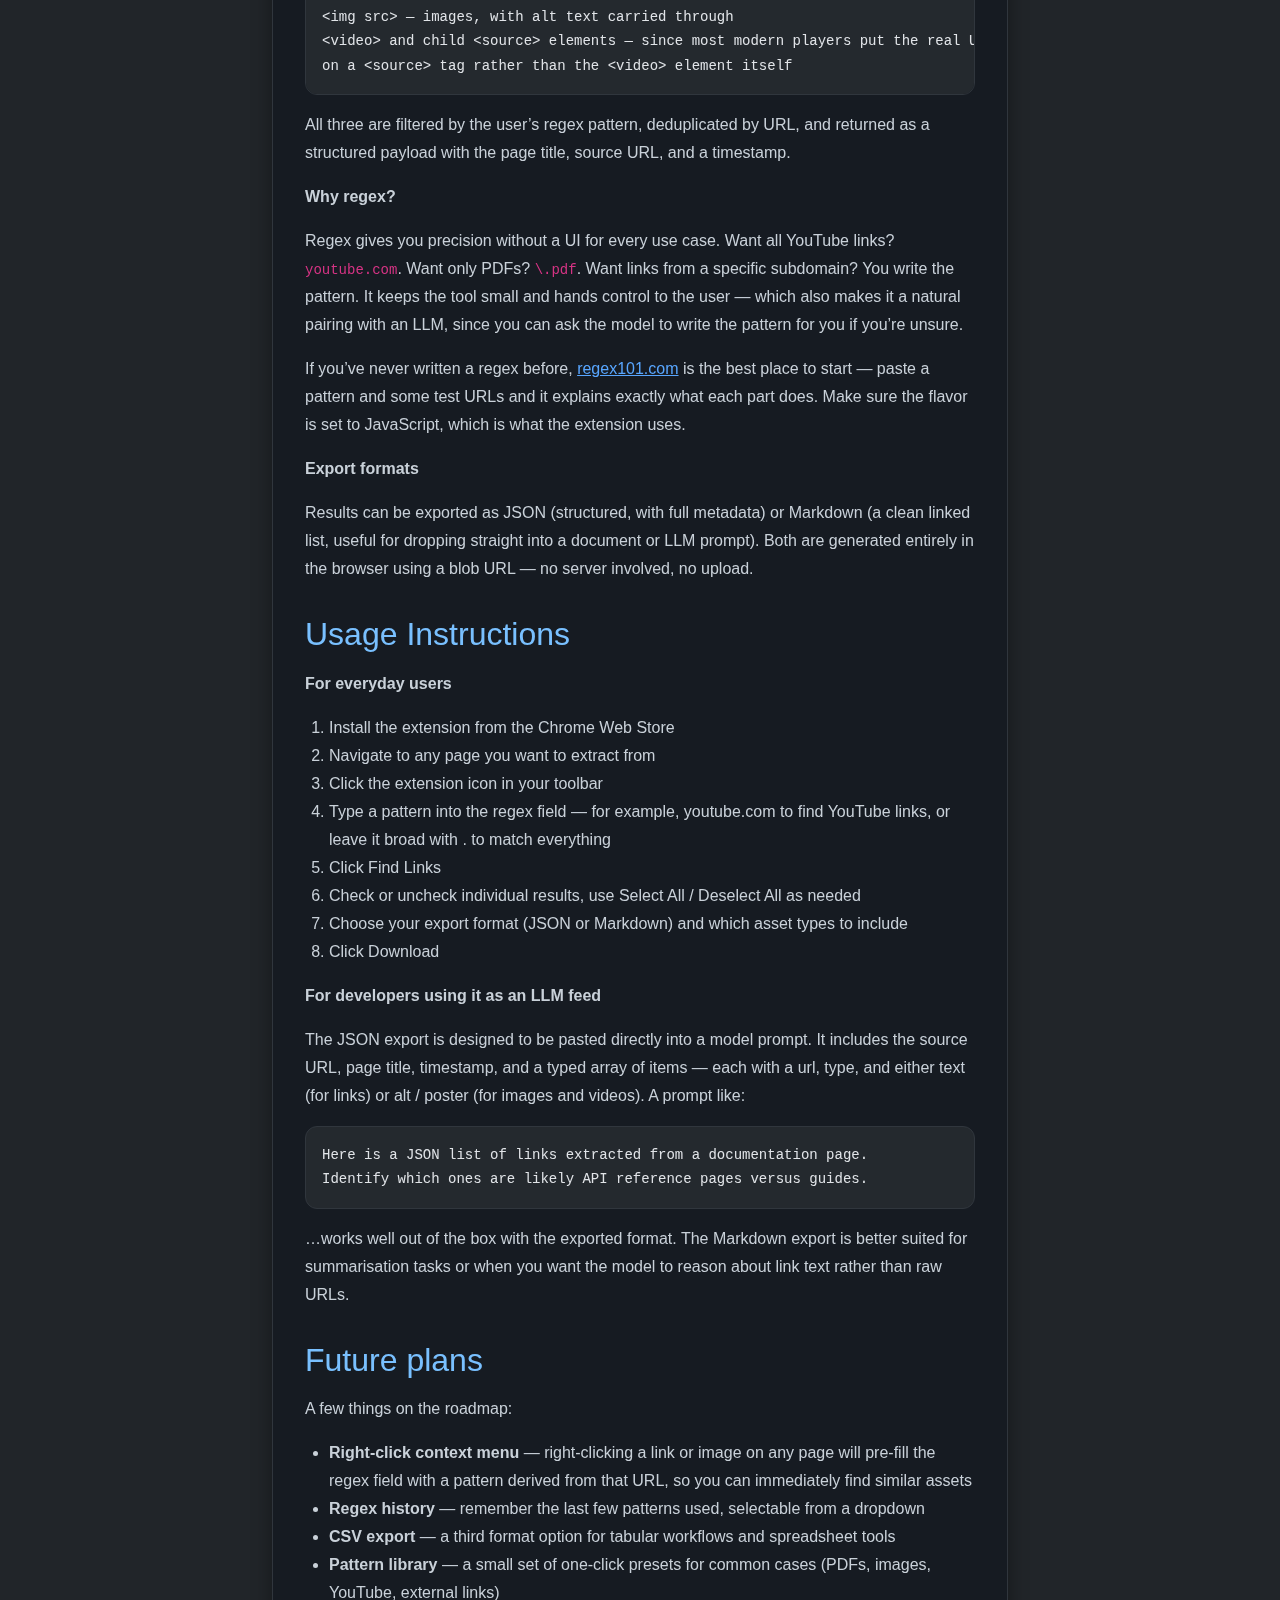
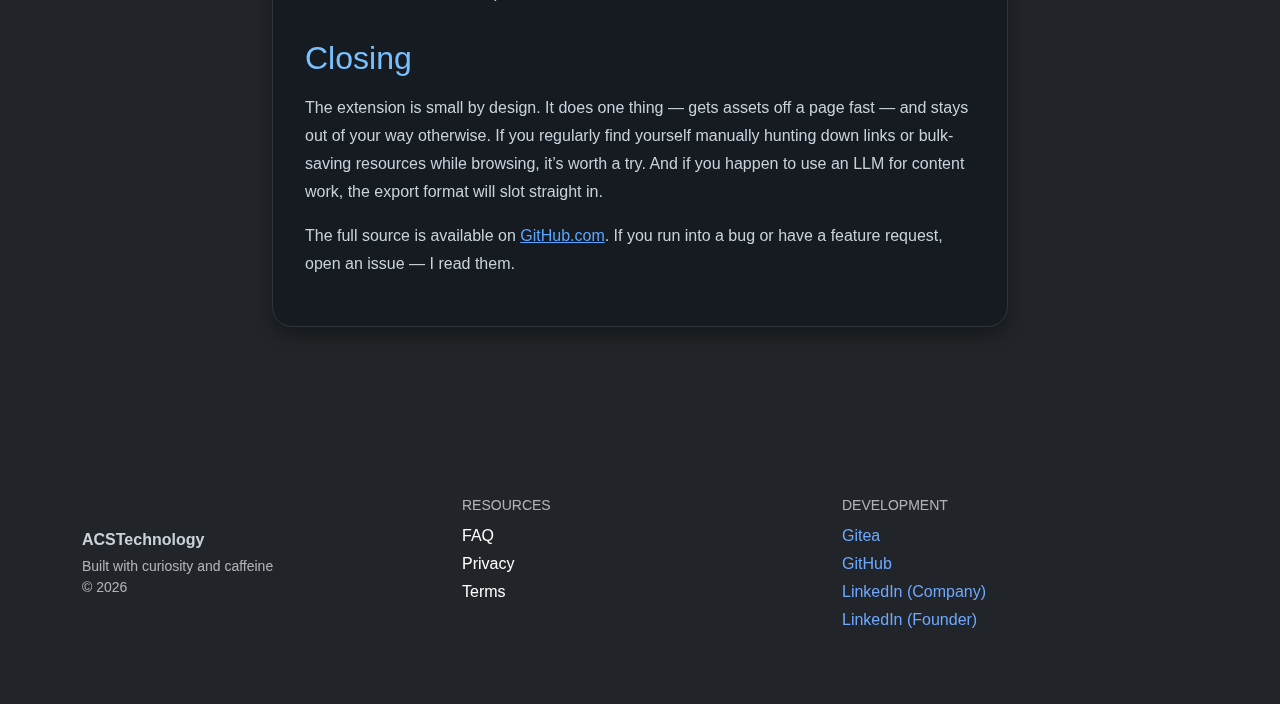
<file: blog/regex-extractor/index.html>
<!DOCTYPE html><html lang="en"> <head><meta charset="UTF-8"><meta name="viewport" content="width=device-width, initial-scale=1.0"><link rel="icon" href="/acstech_favicon_angular_acs_v2.ico" sizes="any"><title>Regex Link Extractor | ACSTechnology</title><link rel="stylesheet" href="/_astro/BaseLayout.CmXLcAZX.css">
<style>.blog-hero{background:linear-gradient(135deg,#0d6efd,#6610f2);margin-bottom:2rem;padding-left:1rem;padding-right:1rem}.blog-meta{color:#ffffffc7}.blog-description{max-width:760px;color:#ffffffe6}.blog-article-wrap{max-width:900px;margin:0 auto;padding:0 1rem 3rem}.blog-article{background-color:#161b22;border:1px solid #30363d;border-radius:1.25rem;padding:2rem;color:#c9d1d9;line-height:1.75;box-shadow:0 8px 20px #00000059}.blog-article p{margin:1rem 0}.blog-article h2,.blog-article h3,.blog-article h4{margin-top:2rem;margin-bottom:1rem;color:#79c0ff}.blog-article a{color:#58a6ff}.blog-article pre{background:#0d1117;border:1px solid #30363d;border-radius:.75rem;padding:1rem;overflow-x:auto}.blog-article code{font-family:Consolas,Monaco,Courier New,monospace}.blog-article blockquote{margin:1.5rem 0;padding-left:1rem;border-left:3px solid #58a6ff;color:#e6edf3}.blog-article img{max-width:100%;height:auto;border-radius:.75rem}.blog-article ul,.blog-article ol{padding-left:1.5rem;margin:1rem 0}.blog-list-wrap{max-width:900px;margin:0 auto;padding:0 1rem 3rem}.blog-list-card{background-color:#161b22;border:1px solid #30363d;border-radius:1rem;padding:1.25rem 1.5rem;margin-bottom:1rem;box-shadow:0 6px 18px #00000040}.blog-list-card h2,.blog-list-card h3{margin-top:0;margin-bottom:.5rem}.blog-list-card p{margin-bottom:.5rem}.blog-list-meta{color:#8b949e;font-size:.95rem}@media(max-width:700px){.blog-article{padding:1.25rem}.blog-hero{padding-top:4rem;padding-bottom:3rem}}
</style></head> <body class="bg-dark text-light d-flex flex-column min-vh-100"> <header id="site-header"> <nav class="navbar navbar-expand-md bg-body py-3" data-bs-theme="dark"> <div class="container"> <a class="navbar-brand d-flex align-items-center" href="/"> <span>ACSTechnology</span> </a> <button class="navbar-toggler" type="button" data-bs-toggle="collapse" data-bs-target="#navcol-1" aria-controls="navcol-1" aria-expanded="false" aria-label="Toggle navigation"> <span class="navbar-toggler-icon"></span> </button> <div class="collapse navbar-collapse" id="navcol-1"> <ul class="navbar-nav ms-auto"> <li class="nav-item"><a class="nav-link" href="/about/">About</a></li> <li class="nav-item"><a class="nav-link" href="/blog/">The Lab</a></li> <li class="nav-item"><a class="nav-link" href="/projects/">Projects</a></li> <li class="nav-item"><a class="nav-link" href="/contact/">Contact</a></li> </ul> </div> </div> </nav> </header> <main>  <header class="text-center py-5 bg-gradient rounded-bottom blog-hero"> <h1 class="display-4 fw-bold mb-2">Regex Link Extractor</h1> <p class="blog-meta mb-2"> <time datetime="2026-04-27T00:00:00.000Z">April 26, 2026</time>  </p> <p class="blog-description mx-auto">A lightweight Chrome extension for extracting links, images, and videos from any page using regex filters. Built for manual browsing and bulk collection — with a handy side effect of feeding clean data into LLM workflows. This article walks through the why, the build, and what comes next.</p> <div class="blog-tags mt-3"> <span class="badge rounded-pill text-bg-dark me-2">Chrome Extension</span><span class="badge rounded-pill text-bg-dark me-2">1.0.0</span><span class="badge rounded-pill text-bg-dark me-2">Regex</span><span class="badge rounded-pill text-bg-dark me-2">JavaScript</span><span class="badge rounded-pill text-bg-dark me-2">LLM</span><span class="badge rounded-pill text-bg-dark me-2">Json</span> </div> </header> <section class="blog-article-wrap flex-grow-1"> <article class="blog-article">  <h2 id="introduction">Introduction</h2>
<p>Sometimes you’re browsing a page and you want everything on it — every PDF link, every image
from a specific domain, every video URL — without opening DevTools or writing a scraper.
That’s what this extension is for.</p>
<p>It started as a personal tool for manual browsing and bulk collection. Type a regex, hit
extract, get a clean filtered list of links, images, or videos you can download or save.</p>
<p>The LLM angle came later, almost by accident. The JSON export format turned out to be
exactly what you’d want to paste into a model prompt — structured, typed, with page context
included. That’s a nice bonus, but it’s not why the extension exists.</p>
<h2 id="why-build-the-extension">Why build the extension</h2>
<p>The idea came from a simple frustration. When I’m browsing I often want to bulk-collect
something from a page — all the download links, all the images from a specific source, all
the external URLs — and there’s no good lightweight tool for it. DevTools works but it’s
overkill and verbose. Writing a one-off script works but takes time.</p>
<p>What I wanted was a popup: type a pattern, see matching assets, grab what I need. No server,
no authentication, no data leaving the browser.</p>
<p>Building it as a Chrome extension was the obvious fit. It runs entirely client-side, has
direct access to the page DOM, and stays out of the way until you need it.</p>
<h2 id="initial-design">Initial Design</h2>
<p>The extension has three files at its core: manifest.json, popup.html, and popup.js.
Manifest (MV3)</p>
<p>The extension uses Manifest V3, Chrome’s current extension standard. The only permissions
required are activeTab — which grants temporary access to the current tab when the user
opens the popup — and scripting, which allows injecting the extraction function into the
page context. No broad host permissions, no background data collection.</p>
<p><b>Extraction logic</b></p>
<p>The core of the extension is a single function, extractPageAssets, that gets injected into
the active tab via chrome.scripting.executeScript. It queries the DOM for three asset types:</p>
<pre class="astro-code github-dark" style="background-color:#24292e;color:#e1e4e8; overflow-x: auto;" tabindex="0" data-language="plaintext"><code><span class="line"><span>&#x3C;a href> — links, with their visible text trimmed to 50 characters</span></span>
<span class="line"><span>&#x3C;img src> — images, with alt text carried through</span></span>
<span class="line"><span>&#x3C;video> and child &#x3C;source> elements — since most modern players put the real URL</span></span>
<span class="line"><span>on a &#x3C;source> tag rather than the &#x3C;video> element itself</span></span></code></pre>
<p>All three are filtered by the user’s regex pattern, deduplicated by URL, and returned as
a structured payload with the page title, source URL, and a timestamp.</p>
<p><b>Why regex?</b></p>
<p>Regex gives you precision without a UI for every use case. Want all YouTube links? <code>youtube.com</code>.
Want only PDFs? <code>\.pdf</code>. Want links from a specific subdomain? You write the pattern. It keeps
the tool small and hands control to the user — which also makes it a natural pairing with an LLM,
since you can ask the model to write the pattern for you if you’re unsure.</p>
<p>If you’ve never written a regex before, <a href="https://www.regex101.com">regex101.com</a>
is the best place to start — paste a pattern and some test URLs and it explains exactly what
each part does. Make sure the flavor is set to JavaScript, which is what the extension uses.</p>
<p><b>Export formats </b></p>
<p>Results can be exported as JSON (structured, with full metadata) or Markdown (a clean linked
list, useful for dropping straight into a document or LLM prompt). Both are generated entirely
in the browser using a blob URL — no server involved, no upload.</p>
<h2 id="usage-instructions">Usage Instructions</h2>
<p><b>For everyday users</b></p>
<ol>
<li>Install the extension from the Chrome Web Store</li>
<li>Navigate to any page you want to extract from</li>
<li>Click the extension icon in your toolbar</li>
<li>Type a pattern into the regex field — for example, youtube.com to find YouTube links, or leave it broad with . to match everything</li>
<li>Click Find Links</li>
<li>Check or uncheck individual results, use Select All / Deselect All as needed</li>
<li>Choose your export format (JSON or Markdown) and which asset types to include</li>
<li>Click Download</li>
</ol>
<p><b>For developers using it as an LLM feed</b></p>
<p>The JSON export is designed to be pasted directly into a model prompt. It includes the source
URL, page title, timestamp, and a typed array of items — each with a url, type, and either
text (for links) or alt / poster (for images and videos). A prompt like:</p>
<pre class="astro-code github-dark" style="background-color:#24292e;color:#e1e4e8; overflow-x: auto;" tabindex="0" data-language="plaintext"><code><span class="line"><span>Here is a JSON list of links extracted from a documentation page. </span></span>
<span class="line"><span>Identify which ones are likely API reference pages versus guides.</span></span></code></pre>
<p>…works well out of the box with the exported format. The Markdown export is better suited for
summarisation tasks or when you want the model to reason about link text rather than raw URLs.</p>
<h2 id="future-plans">Future plans</h2>
<p>A few things on the roadmap:</p>
<ul>
<li><b>Right-click context menu</b> — right-clicking a link or image on any page will pre-fill
the regex field with a pattern derived from that URL, so you can immediately find similar assets</li>
<li><b>Regex history</b> — remember the last few patterns used, selectable from a dropdown</li>
<li><b>CSV export</b> — a third format option for tabular workflows and spreadsheet tools</li>
<li><b>Pattern library</b> — a small set of one-click presets for common cases (PDFs, images,
YouTube, external links)</li>
</ul>
<h2 id="closing">Closing</h2>
<p>The extension is small by design. It does one thing — gets assets off a page fast — and
stays out of your way otherwise. If you regularly find yourself manually hunting down links
or bulk-saving resources while browsing, it’s worth a try. And if you happen to use an LLM
for content work, the export format will slot straight in.</p>
<p>The full source is available on <a href="https://www.github.com/ACSTechDev/Regex-Link-Extractor">GitHub.com</a>. If you run into a bug or have a feature request,
open an issue — I read them.</p>  </article> </section>  </main> <footer id="site-footer" class="bg-body mt-auto" data-bs-theme="dark"> <div class="container py-4 py-lg-5"> <div class="row text-center text-md-start gy-4"> <!-- Column 1: Brand / Copyright --> <div class="col-12 col-md-4 d-flex flex-column align-items-center align-items-md-start justify-content-center"> <p class="fw-semibold mb-1">ACSTechnology</p> <p class="text-body-secondary mb-0 small">Built with curiosity and caffeine</p> <p class="text-body-secondary mb-0 small">&copy; 2026</p> </div> <!-- Column 2: Resources --> <div class="col-12 col-md-4 d-flex flex-column align-items-center align-items-md-start"> <small class="text-uppercase text-body-secondary mb-2">Resources</small> <ul class="list-unstyled mb-0"> <li class="mb-1"><a class="link-body-emphasis text-decoration-none" href="/faq/">FAQ</a></li> <li class="mb-1"><a class="link-body-emphasis text-decoration-none" href="/privacy/">Privacy</a></li> <li><a class="link-body-emphasis text-decoration-none" href="/terms/">Terms</a></li> </ul> </div> <!-- Column 3: Development --> <div class="col-12 col-md-4 d-flex flex-column align-items-center align-items-md-start"> <small class="text-uppercase text-body-secondary mb-2">Development</small> <ul class="list-unstyled mb-0"> <li class="mb-1"><a class="text-decoration-none" href="https://git.acstech.dev">Gitea</a></li> <li class="mb-1"><a class="text-decoration-none" href="https://github.com/ACSTechDev">GitHub</a></li> <li class="mb-1"><a class="text-decoration-none" href="https://www.linkedin.com/company/acstechdev">LinkedIn (Company)</a></li> <li><a class="text-decoration-none" href="https://www.linkedin.com/in/andrew-chiang-so/">LinkedIn (Founder)</a></li> </ul> </div> </div> </div> </footer> <script type="module" src="/_astro/BaseLayout.astro_astro_type_script_index_0_lang.GtM1sxkV.js"></script> </body> </html>
</file>
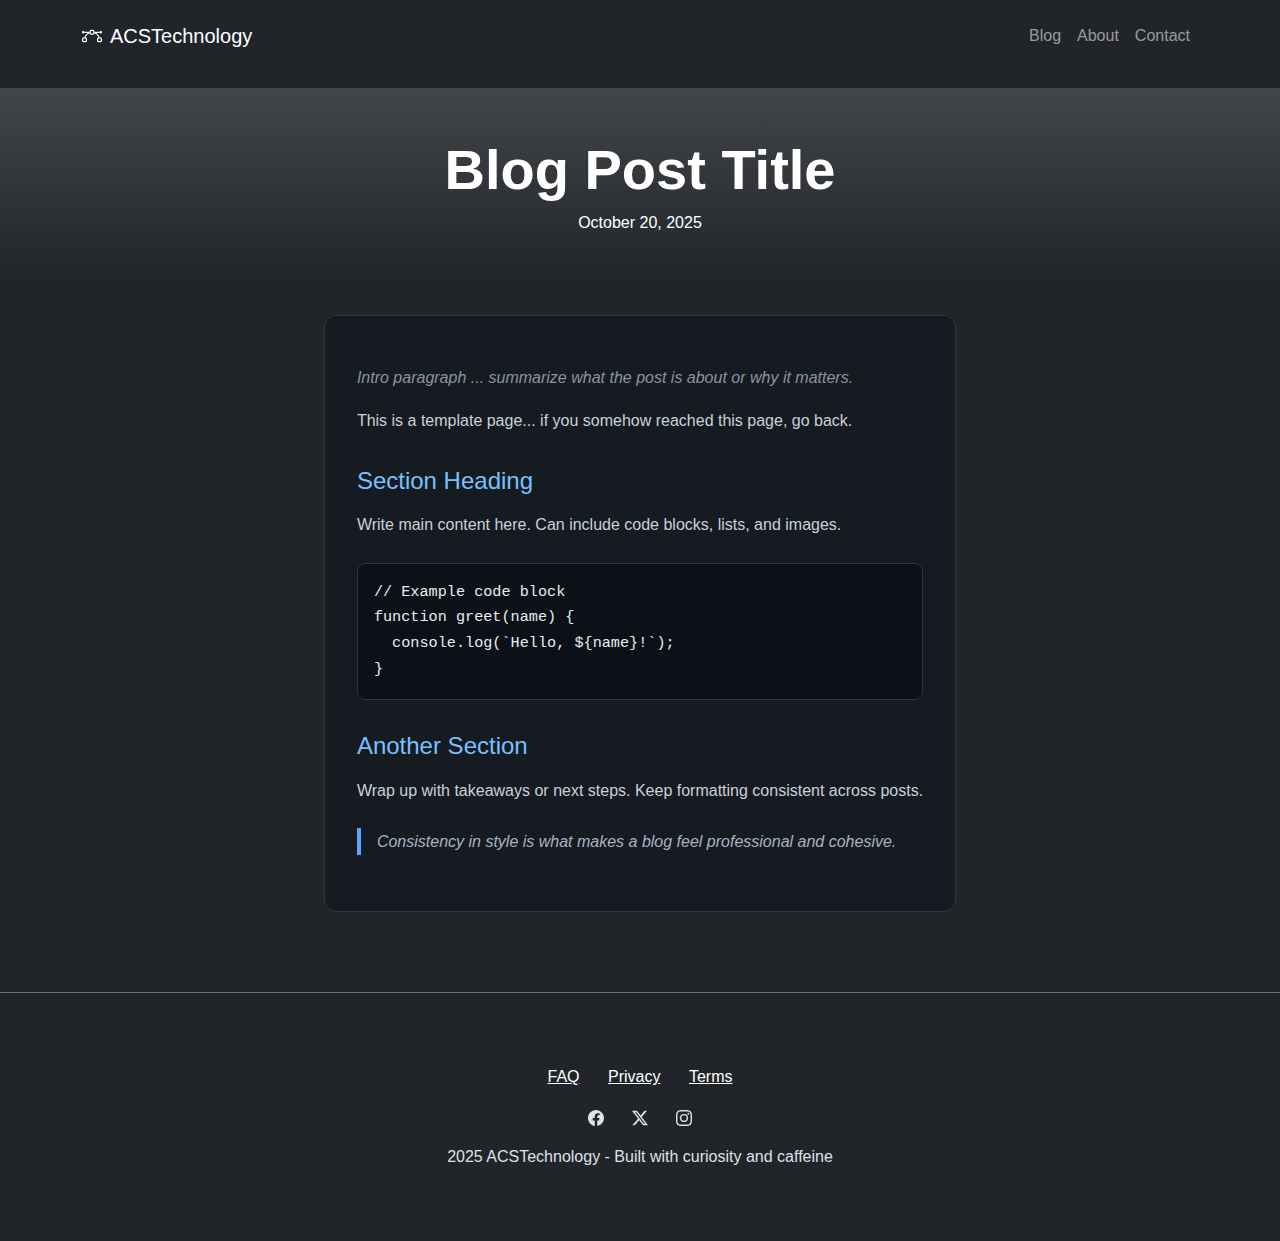
<file: blog/template/index.html>
<!DOCTYPE html>
<html lang="en">
<head>
  <meta charset="UTF-8" />
  <meta name="viewport" content="width=device-width, initial-scale=1.0" />
  <meta name="robots" content="noindex">
  <title>Template</title>

  <!-- Bootstrap CSS -->
  <link href="https://cdn.jsdelivr.net/npm/bootstrap@5.3.6/dist/css/bootstrap.min.css" rel="stylesheet">

  <!-- Custom CSS -->
  <link rel="stylesheet" href="/static/blog.css">

  <!-- JS -->
  <script defer src="/scripts/inject-nav.js"></script>
</head>
<body class="bg-dark text-light d-flex flex-column min-vh-100">
  <div id="site-header" class="mb-3"></div>
  <main>
  <!-- Header -->
  <header class="text-center py-5 bg-gradient rounded-bottom" style="background: linear-gradient(135deg, #0d6efd, #6610f2);">
    
    <h1 class="display-4 fw-bold mb-2">Blog Post Title</h1>
    <time datetime="2025-10-20" class="text-light-50">October 20, 2025</time>
  </header>
  </main>
  <!-- Main Article -->
  <main class="flex-grow-1">
    <article>
      <p><em>Intro paragraph ... summarize what the post is about or why it matters.</em></p>
      <p>This is a template page... if you somehow reached this page, go back.</p>

      <h2>Section Heading</h2>
      <p>Write main content here. Can include code blocks, lists, and images.</p>

      <pre><code>// Example code block
function greet(name) {
  console.log(`Hello, ${name}!`);
}
</code></pre>

      <h2>Another Section</h2>
      <p>Wrap up with takeaways or next steps. Keep formatting consistent across posts.</p>

      <blockquote>
        Consistency in style is what makes a blog feel professional and cohesive.
      </blockquote>
    </article>
  </main>

  <!-- Footer -->
  <footer id="site-footer" class="text-center py-4 mt-auto border-top border-secondary">
    <!-- Injected footer -->
  </footer>

  <script src="https://cdn.jsdelivr.net/npm/bootstrap@5.3.6/dist/js/bootstrap.bundle.min.js"></script>
</body>
</html>
</file>
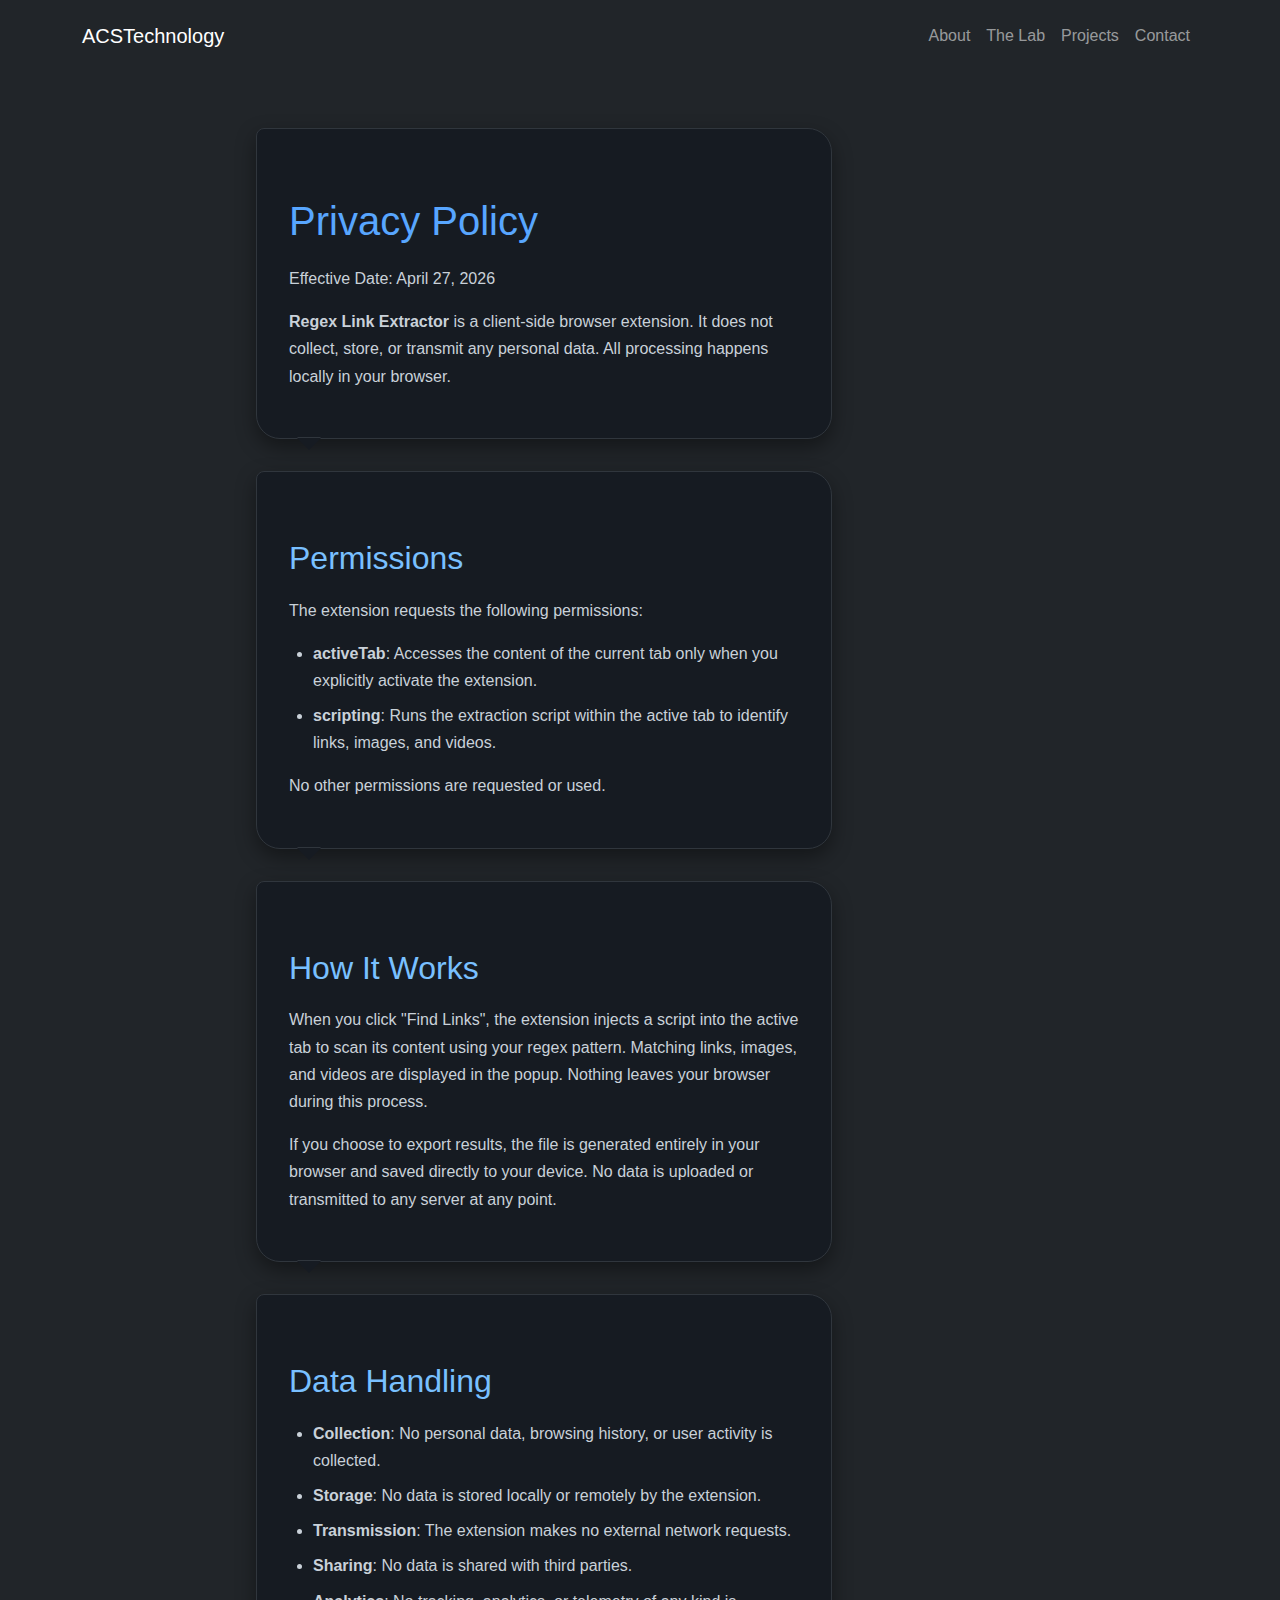
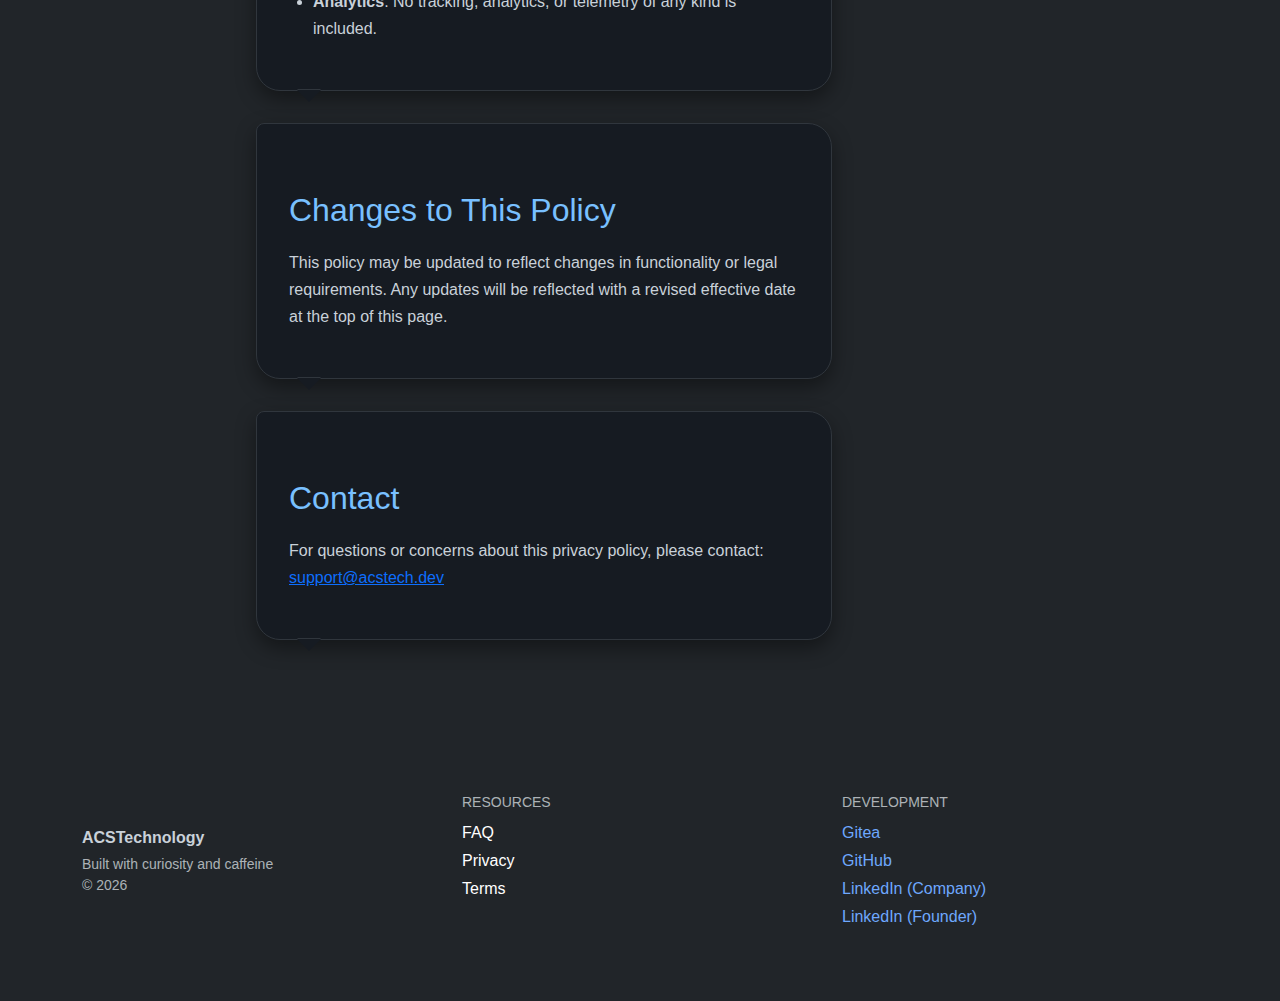
<file: regex-link-extractor/privacy/index.html>
<!DOCTYPE html><html lang="en"> <head><meta charset="UTF-8"><meta name="viewport" content="width=device-width, initial-scale=1.0"><link rel="icon" href="/acstech_favicon_angular_acs_v2.ico" sizes="any"><title>Regex Link Extractor - Privacy Policy</title><link rel="stylesheet" href="/_astro/BaseLayout.CmXLcAZX.css"></head> <body class="bg-dark text-light d-flex flex-column min-vh-100"> <header id="site-header"> <nav class="navbar navbar-expand-md bg-body py-3" data-bs-theme="dark"> <div class="container"> <a class="navbar-brand d-flex align-items-center" href="/"> <span>ACSTechnology</span> </a> <button class="navbar-toggler" type="button" data-bs-toggle="collapse" data-bs-target="#navcol-1" aria-controls="navcol-1" aria-expanded="false" aria-label="Toggle navigation"> <span class="navbar-toggler-icon"></span> </button> <div class="collapse navbar-collapse" id="navcol-1"> <ul class="navbar-nav ms-auto"> <li class="nav-item"><a class="nav-link" href="/about/">About</a></li> <li class="nav-item"><a class="nav-link" href="/blog/">The Lab</a></li> <li class="nav-item"><a class="nav-link" href="/projects/">Projects</a></li> <li class="nav-item"><a class="nav-link" href="/contact/">Contact</a></li> </ul> </div> </div> </nav> </header> <main>  <article class="bubble bubble-left"> <h1>Privacy Policy</h1>  <p>Effective Date: April 27, 2026</p> <p> <b>Regex Link Extractor</b> is a client-side browser extension. It does not collect, store,
      or transmit any personal data. All processing happens locally in your browser.
</p>  </article> <article class="bubble bubble-left"> <h2>Permissions</h2>  <p>The extension requests the following permissions:</p> <ul> <li><b>activeTab</b>: Accesses the content of the current tab only when you explicitly activate the extension.</li> <li><b>scripting</b>: Runs the extraction script within the active tab to identify links, images, and videos.</li> </ul> <p>No other permissions are requested or used.</p>  </article> <article class="bubble bubble-left"> <h2>How It Works</h2>  <p>
When you click "Find Links", the extension injects a script into the active tab to scan
      its content using your regex pattern. Matching links, images, and videos are displayed
      in the popup. Nothing leaves your browser during this process.
</p> <p>
If you choose to export results, the file is generated entirely in your browser and saved
      directly to your device. No data is uploaded or transmitted to any server at any point.
</p>  </article> <article class="bubble bubble-left"> <h2>Data Handling</h2>  <ul> <li><b>Collection</b>: No personal data, browsing history, or user activity is collected.</li> <li><b>Storage</b>: No data is stored locally or remotely by the extension.</li> <li><b>Transmission</b>: The extension makes no external network requests.</li> <li><b>Sharing</b>: No data is shared with third parties.</li> <li><b>Analytics</b>: No tracking, analytics, or telemetry of any kind is included.</li> </ul>  </article> <article class="bubble bubble-left"> <h2>Changes to This Policy</h2>  <p>
This policy may be updated to reflect changes in functionality or legal requirements.
      Any updates will be reflected with a revised effective date at the top of this page.
</p>  </article> <article class="bubble bubble-left"> <h2>Contact</h2>  <p>
For questions or concerns about this privacy policy, please contact:
<a href="mailto:support@acstech.dev">support@acstech.dev</a> </p>  </article>  </main> <footer id="site-footer" class="bg-body mt-auto" data-bs-theme="dark"> <div class="container py-4 py-lg-5"> <div class="row text-center text-md-start gy-4"> <!-- Column 1: Brand / Copyright --> <div class="col-12 col-md-4 d-flex flex-column align-items-center align-items-md-start justify-content-center"> <p class="fw-semibold mb-1">ACSTechnology</p> <p class="text-body-secondary mb-0 small">Built with curiosity and caffeine</p> <p class="text-body-secondary mb-0 small">&copy; 2026</p> </div> <!-- Column 2: Resources --> <div class="col-12 col-md-4 d-flex flex-column align-items-center align-items-md-start"> <small class="text-uppercase text-body-secondary mb-2">Resources</small> <ul class="list-unstyled mb-0"> <li class="mb-1"><a class="link-body-emphasis text-decoration-none" href="/faq/">FAQ</a></li> <li class="mb-1"><a class="link-body-emphasis text-decoration-none" href="/privacy/">Privacy</a></li> <li><a class="link-body-emphasis text-decoration-none" href="/terms/">Terms</a></li> </ul> </div> <!-- Column 3: Development --> <div class="col-12 col-md-4 d-flex flex-column align-items-center align-items-md-start"> <small class="text-uppercase text-body-secondary mb-2">Development</small> <ul class="list-unstyled mb-0"> <li class="mb-1"><a class="text-decoration-none" href="https://git.acstech.dev">Gitea</a></li> <li class="mb-1"><a class="text-decoration-none" href="https://github.com/ACSTechDev">GitHub</a></li> <li class="mb-1"><a class="text-decoration-none" href="https://www.linkedin.com/company/acstechdev">LinkedIn (Company)</a></li> <li><a class="text-decoration-none" href="https://www.linkedin.com/in/andrew-chiang-so/">LinkedIn (Founder)</a></li> </ul> </div> </div> </div> </footer> <script type="module" src="/_astro/BaseLayout.astro_astro_type_script_index_0_lang.GtM1sxkV.js"></script> </body> </html>
</file>
<file: _astro/BaseLayout.CmXLcAZX.css>
@charset "UTF-8";:root,[data-bs-theme=light]{--bs-blue:#0d6efd;--bs-indigo:#6610f2;--bs-purple:#6f42c1;--bs-pink:#d63384;--bs-red:#dc3545;--bs-orange:#fd7e14;--bs-yellow:#ffc107;--bs-green:#198754;--bs-teal:#20c997;--bs-cyan:#0dcaf0;--bs-black:#000;--bs-white:#fff;--bs-gray:#6c757d;--bs-gray-dark:#343a40;--bs-gray-100:#f8f9fa;--bs-gray-200:#e9ecef;--bs-gray-300:#dee2e6;--bs-gray-400:#ced4da;--bs-gray-500:#adb5bd;--bs-gray-600:#6c757d;--bs-gray-700:#495057;--bs-gray-800:#343a40;--bs-gray-900:#212529;--bs-primary:#0d6efd;--bs-secondary:#6c757d;--bs-success:#198754;--bs-info:#0dcaf0;--bs-warning:#ffc107;--bs-danger:#dc3545;--bs-light:#f8f9fa;--bs-dark:#212529;--bs-primary-rgb:13,110,253;--bs-secondary-rgb:108,117,125;--bs-success-rgb:25,135,84;--bs-info-rgb:13,202,240;--bs-warning-rgb:255,193,7;--bs-danger-rgb:220,53,69;--bs-light-rgb:248,249,250;--bs-dark-rgb:33,37,41;--bs-primary-text-emphasis:#052c65;--bs-secondary-text-emphasis:#2b2f32;--bs-success-text-emphasis:#0a3622;--bs-info-text-emphasis:#055160;--bs-warning-text-emphasis:#664d03;--bs-danger-text-emphasis:#58151c;--bs-light-text-emphasis:#495057;--bs-dark-text-emphasis:#495057;--bs-primary-bg-subtle:#cfe2ff;--bs-secondary-bg-subtle:#e2e3e5;--bs-success-bg-subtle:#d1e7dd;--bs-info-bg-subtle:#cff4fc;--bs-warning-bg-subtle:#fff3cd;--bs-danger-bg-subtle:#f8d7da;--bs-light-bg-subtle:#fcfcfd;--bs-dark-bg-subtle:#ced4da;--bs-primary-border-subtle:#9ec5fe;--bs-secondary-border-subtle:#c4c8cb;--bs-success-border-subtle:#a3cfbb;--bs-info-border-subtle:#9eeaf9;--bs-warning-border-subtle:#ffe69c;--bs-danger-border-subtle:#f1aeb5;--bs-light-border-subtle:#e9ecef;--bs-dark-border-subtle:#adb5bd;--bs-white-rgb:255,255,255;--bs-black-rgb:0,0,0;--bs-font-sans-serif:system-ui,-apple-system,"Segoe UI",Roboto,"Helvetica Neue","Noto Sans","Liberation Sans",Arial,sans-serif,"Apple Color Emoji","Segoe UI Emoji","Segoe UI Symbol","Noto Color Emoji";--bs-font-monospace:SFMono-Regular,Menlo,Monaco,Consolas,"Liberation Mono","Courier New",monospace;--bs-gradient:linear-gradient(180deg, rgba(255, 255, 255, .15), rgba(255, 255, 255, 0));--bs-body-font-family:var(--bs-font-sans-serif);--bs-body-font-size:1rem;--bs-body-font-weight:400;--bs-body-line-height:1.5;--bs-body-color:#212529;--bs-body-color-rgb:33,37,41;--bs-body-bg:#fff;--bs-body-bg-rgb:255,255,255;--bs-emphasis-color:#000;--bs-emphasis-color-rgb:0,0,0;--bs-secondary-color:rgba(33, 37, 41, .75);--bs-secondary-color-rgb:33,37,41;--bs-secondary-bg:#e9ecef;--bs-secondary-bg-rgb:233,236,239;--bs-tertiary-color:rgba(33, 37, 41, .5);--bs-tertiary-color-rgb:33,37,41;--bs-tertiary-bg:#f8f9fa;--bs-tertiary-bg-rgb:248,249,250;--bs-heading-color:inherit;--bs-link-color:#0d6efd;--bs-link-color-rgb:13,110,253;--bs-link-decoration:underline;--bs-link-hover-color:#0a58ca;--bs-link-hover-color-rgb:10,88,202;--bs-code-color:#d63384;--bs-highlight-color:#212529;--bs-highlight-bg:#fff3cd;--bs-border-width:1px;--bs-border-style:solid;--bs-border-color:#dee2e6;--bs-border-color-translucent:rgba(0, 0, 0, .175);--bs-border-radius:.375rem;--bs-border-radius-sm:.25rem;--bs-border-radius-lg:.5rem;--bs-border-radius-xl:1rem;--bs-border-radius-xxl:2rem;--bs-border-radius-2xl:var(--bs-border-radius-xxl);--bs-border-radius-pill:50rem;--bs-box-shadow:0 .5rem 1rem rgba(0, 0, 0, .15);--bs-box-shadow-sm:0 .125rem .25rem rgba(0, 0, 0, .075);--bs-box-shadow-lg:0 1rem 3rem rgba(0, 0, 0, .175);--bs-box-shadow-inset:inset 0 1px 2px rgba(0, 0, 0, .075);--bs-focus-ring-width:.25rem;--bs-focus-ring-opacity:.25;--bs-focus-ring-color:rgba(13, 110, 253, .25);--bs-form-valid-color:#198754;--bs-form-valid-border-color:#198754;--bs-form-invalid-color:#dc3545;--bs-form-invalid-border-color:#dc3545}[data-bs-theme=dark]{color-scheme:dark;--bs-body-color:#dee2e6;--bs-body-color-rgb:222,226,230;--bs-body-bg:#212529;--bs-body-bg-rgb:33,37,41;--bs-emphasis-color:#fff;--bs-emphasis-color-rgb:255,255,255;--bs-secondary-color:rgba(222, 226, 230, .75);--bs-secondary-color-rgb:222,226,230;--bs-secondary-bg:#343a40;--bs-secondary-bg-rgb:52,58,64;--bs-tertiary-color:rgba(222, 226, 230, .5);--bs-tertiary-color-rgb:222,226,230;--bs-tertiary-bg:#2b3035;--bs-tertiary-bg-rgb:43,48,53;--bs-primary-text-emphasis:#6ea8fe;--bs-secondary-text-emphasis:#a7acb1;--bs-success-text-emphasis:#75b798;--bs-info-text-emphasis:#6edff6;--bs-warning-text-emphasis:#ffda6a;--bs-danger-text-emphasis:#ea868f;--bs-light-text-emphasis:#f8f9fa;--bs-dark-text-emphasis:#dee2e6;--bs-primary-bg-subtle:#031633;--bs-secondary-bg-subtle:#161719;--bs-success-bg-subtle:#051b11;--bs-info-bg-subtle:#032830;--bs-warning-bg-subtle:#332701;--bs-danger-bg-subtle:#2c0b0e;--bs-light-bg-subtle:#343a40;--bs-dark-bg-subtle:#1a1d20;--bs-primary-border-subtle:#084298;--bs-secondary-border-subtle:#41464b;--bs-success-border-subtle:#0f5132;--bs-info-border-subtle:#087990;--bs-warning-border-subtle:#997404;--bs-danger-border-subtle:#842029;--bs-light-border-subtle:#495057;--bs-dark-border-subtle:#343a40;--bs-heading-color:inherit;--bs-link-color:#6ea8fe;--bs-link-hover-color:#8bb9fe;--bs-link-color-rgb:110,168,254;--bs-link-hover-color-rgb:139,185,254;--bs-code-color:#e685b5;--bs-highlight-color:#dee2e6;--bs-highlight-bg:#664d03;--bs-border-color:#495057;--bs-border-color-translucent:rgba(255, 255, 255, .15);--bs-form-valid-color:#75b798;--bs-form-valid-border-color:#75b798;--bs-form-invalid-color:#ea868f;--bs-form-invalid-border-color:#ea868f}*,:after,:before{box-sizing:border-box}@media(prefers-reduced-motion:no-preference){:root{scroll-behavior:smooth}}body{margin:0;font-family:var(--bs-body-font-family);font-size:var(--bs-body-font-size);font-weight:var(--bs-body-font-weight);line-height:var(--bs-body-line-height);color:var(--bs-body-color);text-align:var(--bs-body-text-align);background-color:var(--bs-body-bg);-webkit-text-size-adjust:100%;-webkit-tap-highlight-color:transparent}hr{margin:1rem 0;color:inherit;border:0;border-top:var(--bs-border-width) solid;opacity:.25}.h1,.h2,.h3,.h4,.h5,.h6,h1,h2,h3,h4,h5,h6{margin-top:0;margin-bottom:.5rem;font-weight:500;line-height:1.2;color:var(--bs-heading-color)}.h1,h1{font-size:calc(1.375rem + 1.5vw)}@media(min-width:1200px){.h1,h1{font-size:2.5rem}}.h2,h2{font-size:calc(1.325rem + .9vw)}@media(min-width:1200px){.h2,h2{font-size:2rem}}.h3,h3{font-size:calc(1.3rem + .6vw)}@media(min-width:1200px){.h3,h3{font-size:1.75rem}}.h4,h4{font-size:calc(1.275rem + .3vw)}@media(min-width:1200px){.h4,h4{font-size:1.5rem}}.h5,h5{font-size:1.25rem}.h6,h6{font-size:1rem}p{margin-top:0;margin-bottom:1rem}abbr[title]{-webkit-text-decoration:underline dotted;text-decoration:underline dotted;cursor:help;-webkit-text-decoration-skip-ink:none;text-decoration-skip-ink:none}address{margin-bottom:1rem;font-style:normal;line-height:inherit}ol,ul{padding-left:2rem}dl,ol,ul{margin-top:0;margin-bottom:1rem}ol ol,ol ul,ul ol,ul ul{margin-bottom:0}dt{font-weight:700}dd{margin-bottom:.5rem;margin-left:0}blockquote{margin:0 0 1rem}b,strong{font-weight:bolder}.small,small{font-size:.875em}.mark,mark{padding:.1875em;color:var(--bs-highlight-color);background-color:var(--bs-highlight-bg)}sub,sup{position:relative;font-size:.75em;line-height:0;vertical-align:baseline}sub{bottom:-.25em}sup{top:-.5em}a{color:rgba(var(--bs-link-color-rgb),var(--bs-link-opacity,1));text-decoration:underline}a:hover{--bs-link-color-rgb:var(--bs-link-hover-color-rgb)}a:not([href]):not([class]),a:not([href]):not([class]):hover{color:inherit;text-decoration:none}code,kbd,pre,samp{font-family:var(--bs-font-monospace);font-size:1em}pre{display:block;margin-top:0;margin-bottom:1rem;overflow:auto;font-size:.875em}pre code{font-size:inherit;color:inherit;word-break:normal}code{font-size:.875em;color:var(--bs-code-color);word-wrap:break-word}a>code{color:inherit}kbd{padding:.1875rem .375rem;font-size:.875em;color:var(--bs-body-bg);background-color:var(--bs-body-color);border-radius:.25rem}kbd kbd{padding:0;font-size:1em}figure{margin:0 0 1rem}img,svg{vertical-align:middle}table{caption-side:bottom;border-collapse:collapse}caption{padding-top:.5rem;padding-bottom:.5rem;color:var(--bs-secondary-color);text-align:left}th{text-align:inherit;text-align:-webkit-match-parent}tbody,td,tfoot,th,thead,tr{border-color:inherit;border-style:solid;border-width:0}label{display:inline-block}button{border-radius:0}button:focus:not(:focus-visible){outline:0}button,input,optgroup,select,textarea{margin:0;font-family:inherit;font-size:inherit;line-height:inherit}button,select{text-transform:none}[role=button]{cursor:pointer}select{word-wrap:normal}select:disabled{opacity:1}[list]:not([type=date]):not([type=datetime-local]):not([type=month]):not([type=week]):not([type=time])::-webkit-calendar-picker-indicator{display:none!important}[type=button],[type=reset],[type=submit],button{-webkit-appearance:button}[type=button]:not(:disabled),[type=reset]:not(:disabled),[type=submit]:not(:disabled),button:not(:disabled){cursor:pointer}::-moz-focus-inner{padding:0;border-style:none}textarea{resize:vertical}fieldset{min-width:0;padding:0;margin:0;border:0}legend{float:left;width:100%;padding:0;margin-bottom:.5rem;line-height:inherit;font-size:calc(1.275rem + .3vw)}@media(min-width:1200px){legend{font-size:1.5rem}}legend+*{clear:left}::-webkit-datetime-edit-day-field,::-webkit-datetime-edit-fields-wrapper,::-webkit-datetime-edit-hour-field,::-webkit-datetime-edit-minute,::-webkit-datetime-edit-month-field,::-webkit-datetime-edit-text,::-webkit-datetime-edit-year-field{padding:0}::-webkit-inner-spin-button{height:auto}[type=search]{-webkit-appearance:textfield;outline-offset:-2px}[type=search]::-webkit-search-cancel-button{cursor:pointer;filter:grayscale(1)}::-webkit-search-decoration{-webkit-appearance:none}::-webkit-color-swatch-wrapper{padding:0}::-webkit-file-upload-button{font:inherit;-webkit-appearance:button}::file-selector-button{font:inherit;-webkit-appearance:button}output{display:inline-block}iframe{border:0}summary{display:list-item;cursor:pointer}progress{vertical-align:baseline}[hidden]{display:none!important}.lead{font-size:1.25rem;font-weight:300}.display-1{font-weight:300;line-height:1.2;font-size:calc(1.625rem + 4.5vw)}@media(min-width:1200px){.display-1{font-size:5rem}}.display-2{font-weight:300;line-height:1.2;font-size:calc(1.575rem + 3.9vw)}@media(min-width:1200px){.display-2{font-size:4.5rem}}.display-3{font-weight:300;line-height:1.2;font-size:calc(1.525rem + 3.3vw)}@media(min-width:1200px){.display-3{font-size:4rem}}.display-4{font-weight:300;line-height:1.2;font-size:calc(1.475rem + 2.7vw)}@media(min-width:1200px){.display-4{font-size:3.5rem}}.display-5{font-weight:300;line-height:1.2;font-size:calc(1.425rem + 2.1vw)}@media(min-width:1200px){.display-5{font-size:3rem}}.display-6{font-weight:300;line-height:1.2;font-size:calc(1.375rem + 1.5vw)}@media(min-width:1200px){.display-6{font-size:2.5rem}}.list-unstyled,.list-inline{padding-left:0;list-style:none}.list-inline-item{display:inline-block}.list-inline-item:not(:last-child){margin-right:.5rem}.initialism{font-size:.875em;text-transform:uppercase}.blockquote{margin-bottom:1rem;font-size:1.25rem}.blockquote>:last-child{margin-bottom:0}.blockquote-footer{margin-top:-1rem;margin-bottom:1rem;font-size:.875em;color:#6c757d}.blockquote-footer:before{content:"— "}.img-fluid{max-width:100%;height:auto}.img-thumbnail{padding:.25rem;background-color:var(--bs-body-bg);border:var(--bs-border-width) solid var(--bs-border-color);border-radius:var(--bs-border-radius);max-width:100%;height:auto}.figure{display:inline-block}.figure-img{margin-bottom:.5rem;line-height:1}.figure-caption{font-size:.875em;color:var(--bs-secondary-color)}.container,.container-fluid,.container-lg,.container-md,.container-sm,.container-xl,.container-xxl{--bs-gutter-x:1.5rem;--bs-gutter-y:0;width:100%;padding-right:calc(var(--bs-gutter-x) * .5);padding-left:calc(var(--bs-gutter-x) * .5);margin-right:auto;margin-left:auto}@media(min-width:576px){.container,.container-sm{max-width:540px}}@media(min-width:768px){.container,.container-md,.container-sm{max-width:720px}}@media(min-width:992px){.container,.container-lg,.container-md,.container-sm{max-width:960px}}@media(min-width:1200px){.container,.container-lg,.container-md,.container-sm,.container-xl{max-width:1140px}}@media(min-width:1400px){.container,.container-lg,.container-md,.container-sm,.container-xl,.container-xxl{max-width:1320px}}:root{--bs-breakpoint-xs:0;--bs-breakpoint-sm:576px;--bs-breakpoint-md:768px;--bs-breakpoint-lg:992px;--bs-breakpoint-xl:1200px;--bs-breakpoint-xxl:1400px}.row{--bs-gutter-x:1.5rem;--bs-gutter-y:0;display:flex;flex-wrap:wrap;margin-top:calc(-1 * var(--bs-gutter-y));margin-right:calc(-.5 * var(--bs-gutter-x));margin-left:calc(-.5 * var(--bs-gutter-x))}.row>*{flex-shrink:0;width:100%;max-width:100%;padding-right:calc(var(--bs-gutter-x) * .5);padding-left:calc(var(--bs-gutter-x) * .5);margin-top:var(--bs-gutter-y)}.col{flex:1 0 0}.row-cols-auto>*{flex:0 0 auto;width:auto}.row-cols-1>*{flex:0 0 auto;width:100%}.row-cols-2>*{flex:0 0 auto;width:50%}.row-cols-3>*{flex:0 0 auto;width:33.33333333%}.row-cols-4>*{flex:0 0 auto;width:25%}.row-cols-5>*{flex:0 0 auto;width:20%}.row-cols-6>*{flex:0 0 auto;width:16.66666667%}.col-auto{flex:0 0 auto;width:auto}.col-1{flex:0 0 auto;width:8.33333333%}.col-2{flex:0 0 auto;width:16.66666667%}.col-3{flex:0 0 auto;width:25%}.col-4{flex:0 0 auto;width:33.33333333%}.col-5{flex:0 0 auto;width:41.66666667%}.col-6{flex:0 0 auto;width:50%}.col-7{flex:0 0 auto;width:58.33333333%}.col-8{flex:0 0 auto;width:66.66666667%}.col-9{flex:0 0 auto;width:75%}.col-10{flex:0 0 auto;width:83.33333333%}.col-11{flex:0 0 auto;width:91.66666667%}.col-12{flex:0 0 auto;width:100%}.offset-1{margin-left:8.33333333%}.offset-2{margin-left:16.66666667%}.offset-3{margin-left:25%}.offset-4{margin-left:33.33333333%}.offset-5{margin-left:41.66666667%}.offset-6{margin-left:50%}.offset-7{margin-left:58.33333333%}.offset-8{margin-left:66.66666667%}.offset-9{margin-left:75%}.offset-10{margin-left:83.33333333%}.offset-11{margin-left:91.66666667%}.g-0,.gx-0{--bs-gutter-x:0}.g-0,.gy-0{--bs-gutter-y:0}.g-1,.gx-1{--bs-gutter-x:.25rem}.g-1,.gy-1{--bs-gutter-y:.25rem}.g-2,.gx-2{--bs-gutter-x:.5rem}.g-2,.gy-2{--bs-gutter-y:.5rem}.g-3,.gx-3{--bs-gutter-x:1rem}.g-3,.gy-3{--bs-gutter-y:1rem}.g-4,.gx-4{--bs-gutter-x:1.5rem}.g-4,.gy-4{--bs-gutter-y:1.5rem}.g-5,.gx-5{--bs-gutter-x:3rem}.g-5,.gy-5{--bs-gutter-y:3rem}@media(min-width:576px){.col-sm{flex:1 0 0}.row-cols-sm-auto>*{flex:0 0 auto;width:auto}.row-cols-sm-1>*{flex:0 0 auto;width:100%}.row-cols-sm-2>*{flex:0 0 auto;width:50%}.row-cols-sm-3>*{flex:0 0 auto;width:33.33333333%}.row-cols-sm-4>*{flex:0 0 auto;width:25%}.row-cols-sm-5>*{flex:0 0 auto;width:20%}.row-cols-sm-6>*{flex:0 0 auto;width:16.66666667%}.col-sm-auto{flex:0 0 auto;width:auto}.col-sm-1{flex:0 0 auto;width:8.33333333%}.col-sm-2{flex:0 0 auto;width:16.66666667%}.col-sm-3{flex:0 0 auto;width:25%}.col-sm-4{flex:0 0 auto;width:33.33333333%}.col-sm-5{flex:0 0 auto;width:41.66666667%}.col-sm-6{flex:0 0 auto;width:50%}.col-sm-7{flex:0 0 auto;width:58.33333333%}.col-sm-8{flex:0 0 auto;width:66.66666667%}.col-sm-9{flex:0 0 auto;width:75%}.col-sm-10{flex:0 0 auto;width:83.33333333%}.col-sm-11{flex:0 0 auto;width:91.66666667%}.col-sm-12{flex:0 0 auto;width:100%}.offset-sm-0{margin-left:0}.offset-sm-1{margin-left:8.33333333%}.offset-sm-2{margin-left:16.66666667%}.offset-sm-3{margin-left:25%}.offset-sm-4{margin-left:33.33333333%}.offset-sm-5{margin-left:41.66666667%}.offset-sm-6{margin-left:50%}.offset-sm-7{margin-left:58.33333333%}.offset-sm-8{margin-left:66.66666667%}.offset-sm-9{margin-left:75%}.offset-sm-10{margin-left:83.33333333%}.offset-sm-11{margin-left:91.66666667%}.g-sm-0,.gx-sm-0{--bs-gutter-x:0}.g-sm-0,.gy-sm-0{--bs-gutter-y:0}.g-sm-1,.gx-sm-1{--bs-gutter-x:.25rem}.g-sm-1,.gy-sm-1{--bs-gutter-y:.25rem}.g-sm-2,.gx-sm-2{--bs-gutter-x:.5rem}.g-sm-2,.gy-sm-2{--bs-gutter-y:.5rem}.g-sm-3,.gx-sm-3{--bs-gutter-x:1rem}.g-sm-3,.gy-sm-3{--bs-gutter-y:1rem}.g-sm-4,.gx-sm-4{--bs-gutter-x:1.5rem}.g-sm-4,.gy-sm-4{--bs-gutter-y:1.5rem}.g-sm-5,.gx-sm-5{--bs-gutter-x:3rem}.g-sm-5,.gy-sm-5{--bs-gutter-y:3rem}}@media(min-width:768px){.col-md{flex:1 0 0}.row-cols-md-auto>*{flex:0 0 auto;width:auto}.row-cols-md-1>*{flex:0 0 auto;width:100%}.row-cols-md-2>*{flex:0 0 auto;width:50%}.row-cols-md-3>*{flex:0 0 auto;width:33.33333333%}.row-cols-md-4>*{flex:0 0 auto;width:25%}.row-cols-md-5>*{flex:0 0 auto;width:20%}.row-cols-md-6>*{flex:0 0 auto;width:16.66666667%}.col-md-auto{flex:0 0 auto;width:auto}.col-md-1{flex:0 0 auto;width:8.33333333%}.col-md-2{flex:0 0 auto;width:16.66666667%}.col-md-3{flex:0 0 auto;width:25%}.col-md-4{flex:0 0 auto;width:33.33333333%}.col-md-5{flex:0 0 auto;width:41.66666667%}.col-md-6{flex:0 0 auto;width:50%}.col-md-7{flex:0 0 auto;width:58.33333333%}.col-md-8{flex:0 0 auto;width:66.66666667%}.col-md-9{flex:0 0 auto;width:75%}.col-md-10{flex:0 0 auto;width:83.33333333%}.col-md-11{flex:0 0 auto;width:91.66666667%}.col-md-12{flex:0 0 auto;width:100%}.offset-md-0{margin-left:0}.offset-md-1{margin-left:8.33333333%}.offset-md-2{margin-left:16.66666667%}.offset-md-3{margin-left:25%}.offset-md-4{margin-left:33.33333333%}.offset-md-5{margin-left:41.66666667%}.offset-md-6{margin-left:50%}.offset-md-7{margin-left:58.33333333%}.offset-md-8{margin-left:66.66666667%}.offset-md-9{margin-left:75%}.offset-md-10{margin-left:83.33333333%}.offset-md-11{margin-left:91.66666667%}.g-md-0,.gx-md-0{--bs-gutter-x:0}.g-md-0,.gy-md-0{--bs-gutter-y:0}.g-md-1,.gx-md-1{--bs-gutter-x:.25rem}.g-md-1,.gy-md-1{--bs-gutter-y:.25rem}.g-md-2,.gx-md-2{--bs-gutter-x:.5rem}.g-md-2,.gy-md-2{--bs-gutter-y:.5rem}.g-md-3,.gx-md-3{--bs-gutter-x:1rem}.g-md-3,.gy-md-3{--bs-gutter-y:1rem}.g-md-4,.gx-md-4{--bs-gutter-x:1.5rem}.g-md-4,.gy-md-4{--bs-gutter-y:1.5rem}.g-md-5,.gx-md-5{--bs-gutter-x:3rem}.g-md-5,.gy-md-5{--bs-gutter-y:3rem}}@media(min-width:992px){.col-lg{flex:1 0 0}.row-cols-lg-auto>*{flex:0 0 auto;width:auto}.row-cols-lg-1>*{flex:0 0 auto;width:100%}.row-cols-lg-2>*{flex:0 0 auto;width:50%}.row-cols-lg-3>*{flex:0 0 auto;width:33.33333333%}.row-cols-lg-4>*{flex:0 0 auto;width:25%}.row-cols-lg-5>*{flex:0 0 auto;width:20%}.row-cols-lg-6>*{flex:0 0 auto;width:16.66666667%}.col-lg-auto{flex:0 0 auto;width:auto}.col-lg-1{flex:0 0 auto;width:8.33333333%}.col-lg-2{flex:0 0 auto;width:16.66666667%}.col-lg-3{flex:0 0 auto;width:25%}.col-lg-4{flex:0 0 auto;width:33.33333333%}.col-lg-5{flex:0 0 auto;width:41.66666667%}.col-lg-6{flex:0 0 auto;width:50%}.col-lg-7{flex:0 0 auto;width:58.33333333%}.col-lg-8{flex:0 0 auto;width:66.66666667%}.col-lg-9{flex:0 0 auto;width:75%}.col-lg-10{flex:0 0 auto;width:83.33333333%}.col-lg-11{flex:0 0 auto;width:91.66666667%}.col-lg-12{flex:0 0 auto;width:100%}.offset-lg-0{margin-left:0}.offset-lg-1{margin-left:8.33333333%}.offset-lg-2{margin-left:16.66666667%}.offset-lg-3{margin-left:25%}.offset-lg-4{margin-left:33.33333333%}.offset-lg-5{margin-left:41.66666667%}.offset-lg-6{margin-left:50%}.offset-lg-7{margin-left:58.33333333%}.offset-lg-8{margin-left:66.66666667%}.offset-lg-9{margin-left:75%}.offset-lg-10{margin-left:83.33333333%}.offset-lg-11{margin-left:91.66666667%}.g-lg-0,.gx-lg-0{--bs-gutter-x:0}.g-lg-0,.gy-lg-0{--bs-gutter-y:0}.g-lg-1,.gx-lg-1{--bs-gutter-x:.25rem}.g-lg-1,.gy-lg-1{--bs-gutter-y:.25rem}.g-lg-2,.gx-lg-2{--bs-gutter-x:.5rem}.g-lg-2,.gy-lg-2{--bs-gutter-y:.5rem}.g-lg-3,.gx-lg-3{--bs-gutter-x:1rem}.g-lg-3,.gy-lg-3{--bs-gutter-y:1rem}.g-lg-4,.gx-lg-4{--bs-gutter-x:1.5rem}.g-lg-4,.gy-lg-4{--bs-gutter-y:1.5rem}.g-lg-5,.gx-lg-5{--bs-gutter-x:3rem}.g-lg-5,.gy-lg-5{--bs-gutter-y:3rem}}@media(min-width:1200px){.col-xl{flex:1 0 0}.row-cols-xl-auto>*{flex:0 0 auto;width:auto}.row-cols-xl-1>*{flex:0 0 auto;width:100%}.row-cols-xl-2>*{flex:0 0 auto;width:50%}.row-cols-xl-3>*{flex:0 0 auto;width:33.33333333%}.row-cols-xl-4>*{flex:0 0 auto;width:25%}.row-cols-xl-5>*{flex:0 0 auto;width:20%}.row-cols-xl-6>*{flex:0 0 auto;width:16.66666667%}.col-xl-auto{flex:0 0 auto;width:auto}.col-xl-1{flex:0 0 auto;width:8.33333333%}.col-xl-2{flex:0 0 auto;width:16.66666667%}.col-xl-3{flex:0 0 auto;width:25%}.col-xl-4{flex:0 0 auto;width:33.33333333%}.col-xl-5{flex:0 0 auto;width:41.66666667%}.col-xl-6{flex:0 0 auto;width:50%}.col-xl-7{flex:0 0 auto;width:58.33333333%}.col-xl-8{flex:0 0 auto;width:66.66666667%}.col-xl-9{flex:0 0 auto;width:75%}.col-xl-10{flex:0 0 auto;width:83.33333333%}.col-xl-11{flex:0 0 auto;width:91.66666667%}.col-xl-12{flex:0 0 auto;width:100%}.offset-xl-0{margin-left:0}.offset-xl-1{margin-left:8.33333333%}.offset-xl-2{margin-left:16.66666667%}.offset-xl-3{margin-left:25%}.offset-xl-4{margin-left:33.33333333%}.offset-xl-5{margin-left:41.66666667%}.offset-xl-6{margin-left:50%}.offset-xl-7{margin-left:58.33333333%}.offset-xl-8{margin-left:66.66666667%}.offset-xl-9{margin-left:75%}.offset-xl-10{margin-left:83.33333333%}.offset-xl-11{margin-left:91.66666667%}.g-xl-0,.gx-xl-0{--bs-gutter-x:0}.g-xl-0,.gy-xl-0{--bs-gutter-y:0}.g-xl-1,.gx-xl-1{--bs-gutter-x:.25rem}.g-xl-1,.gy-xl-1{--bs-gutter-y:.25rem}.g-xl-2,.gx-xl-2{--bs-gutter-x:.5rem}.g-xl-2,.gy-xl-2{--bs-gutter-y:.5rem}.g-xl-3,.gx-xl-3{--bs-gutter-x:1rem}.g-xl-3,.gy-xl-3{--bs-gutter-y:1rem}.g-xl-4,.gx-xl-4{--bs-gutter-x:1.5rem}.g-xl-4,.gy-xl-4{--bs-gutter-y:1.5rem}.g-xl-5,.gx-xl-5{--bs-gutter-x:3rem}.g-xl-5,.gy-xl-5{--bs-gutter-y:3rem}}@media(min-width:1400px){.col-xxl{flex:1 0 0}.row-cols-xxl-auto>*{flex:0 0 auto;width:auto}.row-cols-xxl-1>*{flex:0 0 auto;width:100%}.row-cols-xxl-2>*{flex:0 0 auto;width:50%}.row-cols-xxl-3>*{flex:0 0 auto;width:33.33333333%}.row-cols-xxl-4>*{flex:0 0 auto;width:25%}.row-cols-xxl-5>*{flex:0 0 auto;width:20%}.row-cols-xxl-6>*{flex:0 0 auto;width:16.66666667%}.col-xxl-auto{flex:0 0 auto;width:auto}.col-xxl-1{flex:0 0 auto;width:8.33333333%}.col-xxl-2{flex:0 0 auto;width:16.66666667%}.col-xxl-3{flex:0 0 auto;width:25%}.col-xxl-4{flex:0 0 auto;width:33.33333333%}.col-xxl-5{flex:0 0 auto;width:41.66666667%}.col-xxl-6{flex:0 0 auto;width:50%}.col-xxl-7{flex:0 0 auto;width:58.33333333%}.col-xxl-8{flex:0 0 auto;width:66.66666667%}.col-xxl-9{flex:0 0 auto;width:75%}.col-xxl-10{flex:0 0 auto;width:83.33333333%}.col-xxl-11{flex:0 0 auto;width:91.66666667%}.col-xxl-12{flex:0 0 auto;width:100%}.offset-xxl-0{margin-left:0}.offset-xxl-1{margin-left:8.33333333%}.offset-xxl-2{margin-left:16.66666667%}.offset-xxl-3{margin-left:25%}.offset-xxl-4{margin-left:33.33333333%}.offset-xxl-5{margin-left:41.66666667%}.offset-xxl-6{margin-left:50%}.offset-xxl-7{margin-left:58.33333333%}.offset-xxl-8{margin-left:66.66666667%}.offset-xxl-9{margin-left:75%}.offset-xxl-10{margin-left:83.33333333%}.offset-xxl-11{margin-left:91.66666667%}.g-xxl-0,.gx-xxl-0{--bs-gutter-x:0}.g-xxl-0,.gy-xxl-0{--bs-gutter-y:0}.g-xxl-1,.gx-xxl-1{--bs-gutter-x:.25rem}.g-xxl-1,.gy-xxl-1{--bs-gutter-y:.25rem}.g-xxl-2,.gx-xxl-2{--bs-gutter-x:.5rem}.g-xxl-2,.gy-xxl-2{--bs-gutter-y:.5rem}.g-xxl-3,.gx-xxl-3{--bs-gutter-x:1rem}.g-xxl-3,.gy-xxl-3{--bs-gutter-y:1rem}.g-xxl-4,.gx-xxl-4{--bs-gutter-x:1.5rem}.g-xxl-4,.gy-xxl-4{--bs-gutter-y:1.5rem}.g-xxl-5,.gx-xxl-5{--bs-gutter-x:3rem}.g-xxl-5,.gy-xxl-5{--bs-gutter-y:3rem}}.table{--bs-table-color-type:initial;--bs-table-bg-type:initial;--bs-table-color-state:initial;--bs-table-bg-state:initial;--bs-table-color:var(--bs-emphasis-color);--bs-table-bg:var(--bs-body-bg);--bs-table-border-color:var(--bs-border-color);--bs-table-accent-bg:transparent;--bs-table-striped-color:var(--bs-emphasis-color);--bs-table-striped-bg:rgba(var(--bs-emphasis-color-rgb), .05);--bs-table-active-color:var(--bs-emphasis-color);--bs-table-active-bg:rgba(var(--bs-emphasis-color-rgb), .1);--bs-table-hover-color:var(--bs-emphasis-color);--bs-table-hover-bg:rgba(var(--bs-emphasis-color-rgb), .075);width:100%;margin-bottom:1rem;vertical-align:top;border-color:var(--bs-table-border-color)}.table>:not(caption)>*>*{padding:.5rem;color:var(--bs-table-color-state,var(--bs-table-color-type,var(--bs-table-color)));background-color:var(--bs-table-bg);border-bottom-width:var(--bs-border-width);box-shadow:inset 0 0 0 9999px var(--bs-table-bg-state,var(--bs-table-bg-type,var(--bs-table-accent-bg)))}.table>tbody{vertical-align:inherit}.table>thead{vertical-align:bottom}.table-group-divider{border-top:calc(var(--bs-border-width) * 2) solid currentcolor}.caption-top{caption-side:top}.table-sm>:not(caption)>*>*{padding:.25rem}.table-bordered>:not(caption)>*{border-width:var(--bs-border-width) 0}.table-bordered>:not(caption)>*>*{border-width:0 var(--bs-border-width)}.table-borderless>:not(caption)>*>*{border-bottom-width:0}.table-borderless>:not(:first-child){border-top-width:0}.table-striped>tbody>tr:nth-of-type(odd)>*{--bs-table-color-type:var(--bs-table-striped-color);--bs-table-bg-type:var(--bs-table-striped-bg)}.table-striped-columns>:not(caption)>tr>:nth-child(2n){--bs-table-color-type:var(--bs-table-striped-color);--bs-table-bg-type:var(--bs-table-striped-bg)}.table-active{--bs-table-color-state:var(--bs-table-active-color);--bs-table-bg-state:var(--bs-table-active-bg)}.table-hover>tbody>tr:hover>*{--bs-table-color-state:var(--bs-table-hover-color);--bs-table-bg-state:var(--bs-table-hover-bg)}.table-primary{--bs-table-color:#000;--bs-table-bg:#cfe2ff;--bs-table-border-color:#a6b5cc;--bs-table-striped-bg:#c5d7f2;--bs-table-striped-color:#000;--bs-table-active-bg:#bacbe6;--bs-table-active-color:#000;--bs-table-hover-bg:#bfd1ec;--bs-table-hover-color:#000;color:var(--bs-table-color);border-color:var(--bs-table-border-color)}.table-secondary{--bs-table-color:#000;--bs-table-bg:#e2e3e5;--bs-table-border-color:#b5b6b7;--bs-table-striped-bg:#d7d8da;--bs-table-striped-color:#000;--bs-table-active-bg:#cbccce;--bs-table-active-color:#000;--bs-table-hover-bg:#d1d2d4;--bs-table-hover-color:#000;color:var(--bs-table-color);border-color:var(--bs-table-border-color)}.table-success{--bs-table-color:#000;--bs-table-bg:#d1e7dd;--bs-table-border-color:#a7b9b1;--bs-table-striped-bg:#c7dbd2;--bs-table-striped-color:#000;--bs-table-active-bg:#bcd0c7;--bs-table-active-color:#000;--bs-table-hover-bg:#c1d6cc;--bs-table-hover-color:#000;color:var(--bs-table-color);border-color:var(--bs-table-border-color)}.table-info{--bs-table-color:#000;--bs-table-bg:#cff4fc;--bs-table-border-color:#a6c3ca;--bs-table-striped-bg:#c5e8ef;--bs-table-striped-color:#000;--bs-table-active-bg:#badce3;--bs-table-active-color:#000;--bs-table-hover-bg:#bfe2e9;--bs-table-hover-color:#000;color:var(--bs-table-color);border-color:var(--bs-table-border-color)}.table-warning{--bs-table-color:#000;--bs-table-bg:#fff3cd;--bs-table-border-color:#ccc2a4;--bs-table-striped-bg:#f2e7c3;--bs-table-striped-color:#000;--bs-table-active-bg:#e6dbb9;--bs-table-active-color:#000;--bs-table-hover-bg:#ece1be;--bs-table-hover-color:#000;color:var(--bs-table-color);border-color:var(--bs-table-border-color)}.table-danger{--bs-table-color:#000;--bs-table-bg:#f8d7da;--bs-table-border-color:#c6acae;--bs-table-striped-bg:#eccccf;--bs-table-striped-color:#000;--bs-table-active-bg:#dfc2c4;--bs-table-active-color:#000;--bs-table-hover-bg:#e5c7ca;--bs-table-hover-color:#000;color:var(--bs-table-color);border-color:var(--bs-table-border-color)}.table-light{--bs-table-color:#000;--bs-table-bg:#f8f9fa;--bs-table-border-color:#c6c7c8;--bs-table-striped-bg:#ecedee;--bs-table-striped-color:#000;--bs-table-active-bg:#dfe0e1;--bs-table-active-color:#000;--bs-table-hover-bg:#e5e6e7;--bs-table-hover-color:#000;color:var(--bs-table-color);border-color:var(--bs-table-border-color)}.table-dark{--bs-table-color:#fff;--bs-table-bg:#212529;--bs-table-border-color:#4d5154;--bs-table-striped-bg:#2c3034;--bs-table-striped-color:#fff;--bs-table-active-bg:#373b3e;--bs-table-active-color:#fff;--bs-table-hover-bg:#323539;--bs-table-hover-color:#fff;color:var(--bs-table-color);border-color:var(--bs-table-border-color)}.table-responsive{overflow-x:auto;-webkit-overflow-scrolling:touch}@media(max-width:575.98px){.table-responsive-sm{overflow-x:auto;-webkit-overflow-scrolling:touch}}@media(max-width:767.98px){.table-responsive-md{overflow-x:auto;-webkit-overflow-scrolling:touch}}@media(max-width:991.98px){.table-responsive-lg{overflow-x:auto;-webkit-overflow-scrolling:touch}}@media(max-width:1199.98px){.table-responsive-xl{overflow-x:auto;-webkit-overflow-scrolling:touch}}@media(max-width:1399.98px){.table-responsive-xxl{overflow-x:auto;-webkit-overflow-scrolling:touch}}.form-label{margin-bottom:.5rem}.col-form-label{padding-top:calc(.375rem + var(--bs-border-width));padding-bottom:calc(.375rem + var(--bs-border-width));margin-bottom:0;font-size:inherit;line-height:1.5}.col-form-label-lg{padding-top:calc(.5rem + var(--bs-border-width));padding-bottom:calc(.5rem + var(--bs-border-width));font-size:1.25rem}.col-form-label-sm{padding-top:calc(.25rem + var(--bs-border-width));padding-bottom:calc(.25rem + var(--bs-border-width));font-size:.875rem}.form-text{margin-top:.25rem;font-size:.875em;color:var(--bs-secondary-color)}.form-control{display:block;width:100%;padding:.375rem .75rem;font-size:1rem;font-weight:400;line-height:1.5;color:var(--bs-body-color);-webkit-appearance:none;-moz-appearance:none;appearance:none;background-color:var(--bs-body-bg);background-clip:padding-box;border:var(--bs-border-width) solid var(--bs-border-color);border-radius:var(--bs-border-radius);transition:border-color .15s ease-in-out,box-shadow .15s ease-in-out}@media(prefers-reduced-motion:reduce){.form-control{transition:none}}.form-control[type=file]{overflow:hidden}.form-control[type=file]:not(:disabled):not([readonly]){cursor:pointer}.form-control:focus{color:var(--bs-body-color);background-color:var(--bs-body-bg);border-color:#86b7fe;outline:0;box-shadow:0 0 0 .25rem #0d6efd40}.form-control::-webkit-date-and-time-value{min-width:85px;height:1.5em;margin:0}.form-control::-webkit-datetime-edit{display:block;padding:0}.form-control::placeholder{color:var(--bs-secondary-color);opacity:1}.form-control:disabled{background-color:var(--bs-secondary-bg);opacity:1}.form-control::-webkit-file-upload-button{padding:.375rem .75rem;margin:-.375rem -.75rem;-webkit-margin-end:.75rem;margin-inline-end:.75rem;color:var(--bs-body-color);background-color:var(--bs-tertiary-bg);pointer-events:none;border-color:inherit;border-style:solid;border-width:0;border-inline-end-width:var(--bs-border-width);border-radius:0;-webkit-transition:color .15s ease-in-out,background-color .15s ease-in-out,border-color .15s ease-in-out,box-shadow .15s ease-in-out;transition:color .15s ease-in-out,background-color .15s ease-in-out,border-color .15s ease-in-out,box-shadow .15s ease-in-out}.form-control::file-selector-button{padding:.375rem .75rem;margin:-.375rem -.75rem;-webkit-margin-end:.75rem;margin-inline-end:.75rem;color:var(--bs-body-color);background-color:var(--bs-tertiary-bg);pointer-events:none;border-color:inherit;border-style:solid;border-width:0;border-inline-end-width:var(--bs-border-width);border-radius:0;transition:color .15s ease-in-out,background-color .15s ease-in-out,border-color .15s ease-in-out,box-shadow .15s ease-in-out}@media(prefers-reduced-motion:reduce){.form-control::-webkit-file-upload-button{-webkit-transition:none;transition:none}.form-control::file-selector-button{transition:none}}.form-control:hover:not(:disabled):not([readonly])::-webkit-file-upload-button{background-color:var(--bs-secondary-bg)}.form-control:hover:not(:disabled):not([readonly])::file-selector-button{background-color:var(--bs-secondary-bg)}.form-control-plaintext{display:block;width:100%;padding:.375rem 0;margin-bottom:0;line-height:1.5;color:var(--bs-body-color);background-color:transparent;border:solid transparent;border-width:var(--bs-border-width) 0}.form-control-plaintext:focus{outline:0}.form-control-plaintext.form-control-lg,.form-control-plaintext.form-control-sm{padding-right:0;padding-left:0}.form-control-sm{min-height:calc(1.5em + .5rem + calc(var(--bs-border-width) * 2));padding:.25rem .5rem;font-size:.875rem;border-radius:var(--bs-border-radius-sm)}.form-control-sm::-webkit-file-upload-button{padding:.25rem .5rem;margin:-.25rem -.5rem;-webkit-margin-end:.5rem;margin-inline-end:.5rem}.form-control-sm::file-selector-button{padding:.25rem .5rem;margin:-.25rem -.5rem;-webkit-margin-end:.5rem;margin-inline-end:.5rem}.form-control-lg{min-height:calc(1.5em + 1rem + calc(var(--bs-border-width) * 2));padding:.5rem 1rem;font-size:1.25rem;border-radius:var(--bs-border-radius-lg)}.form-control-lg::-webkit-file-upload-button{padding:.5rem 1rem;margin:-.5rem -1rem;-webkit-margin-end:1rem;margin-inline-end:1rem}.form-control-lg::file-selector-button{padding:.5rem 1rem;margin:-.5rem -1rem;-webkit-margin-end:1rem;margin-inline-end:1rem}textarea.form-control{min-height:calc(1.5em + .75rem + calc(var(--bs-border-width) * 2))}textarea.form-control-sm{min-height:calc(1.5em + .5rem + calc(var(--bs-border-width) * 2))}textarea.form-control-lg{min-height:calc(1.5em + 1rem + calc(var(--bs-border-width) * 2))}.form-control-color{width:3rem;height:calc(1.5em + .75rem + calc(var(--bs-border-width) * 2));padding:.375rem}.form-control-color:not(:disabled):not([readonly]){cursor:pointer}.form-control-color::-moz-color-swatch{border:0!important;border-radius:var(--bs-border-radius)}.form-control-color::-webkit-color-swatch{border:0!important;border-radius:var(--bs-border-radius)}.form-control-color.form-control-sm{height:calc(1.5em + .5rem + calc(var(--bs-border-width) * 2))}.form-control-color.form-control-lg{height:calc(1.5em + 1rem + calc(var(--bs-border-width) * 2))}.form-select{--bs-form-select-bg-img:url("data:image/svg+xml,%3csvg xmlns='http://www.w3.org/2000/svg' viewBox='0 0 16 16'%3e%3cpath fill='none' stroke='%23343a40' stroke-linecap='round' stroke-linejoin='round' stroke-width='2' d='m2 5 6 6 6-6'/%3e%3c/svg%3e");display:block;width:100%;padding:.375rem 2.25rem .375rem .75rem;font-size:1rem;font-weight:400;line-height:1.5;color:var(--bs-body-color);-webkit-appearance:none;-moz-appearance:none;appearance:none;background-color:var(--bs-body-bg);background-image:var(--bs-form-select-bg-img),var(--bs-form-select-bg-icon,none);background-repeat:no-repeat;background-position:right .75rem center;background-size:16px 12px;border:var(--bs-border-width) solid var(--bs-border-color);border-radius:var(--bs-border-radius);transition:border-color .15s ease-in-out,box-shadow .15s ease-in-out}@media(prefers-reduced-motion:reduce){.form-select{transition:none}}.form-select:focus{border-color:#86b7fe;outline:0;box-shadow:0 0 0 .25rem #0d6efd40}.form-select[multiple],.form-select[size]:not([size="1"]){padding-right:.75rem;background-image:none}.form-select:disabled{background-color:var(--bs-secondary-bg)}.form-select:-moz-focusring{color:transparent;text-shadow:0 0 0 var(--bs-body-color)}.form-select-sm{padding-top:.25rem;padding-bottom:.25rem;padding-left:.5rem;font-size:.875rem;border-radius:var(--bs-border-radius-sm)}.form-select-lg{padding-top:.5rem;padding-bottom:.5rem;padding-left:1rem;font-size:1.25rem;border-radius:var(--bs-border-radius-lg)}[data-bs-theme=dark] .form-select{--bs-form-select-bg-img:url("data:image/svg+xml,%3csvg xmlns='http://www.w3.org/2000/svg' viewBox='0 0 16 16'%3e%3cpath fill='none' stroke='%23dee2e6' stroke-linecap='round' stroke-linejoin='round' stroke-width='2' d='m2 5 6 6 6-6'/%3e%3c/svg%3e")}.form-check{display:block;min-height:1.5rem;padding-left:1.5em;margin-bottom:.125rem}.form-check .form-check-input{float:left;margin-left:-1.5em}.form-check-reverse{padding-right:1.5em;padding-left:0;text-align:right}.form-check-reverse .form-check-input{float:right;margin-right:-1.5em;margin-left:0}.form-check-input{--bs-form-check-bg:var(--bs-body-bg);flex-shrink:0;width:1em;height:1em;margin-top:.25em;vertical-align:top;-webkit-appearance:none;-moz-appearance:none;appearance:none;background-color:var(--bs-form-check-bg);background-image:var(--bs-form-check-bg-image);background-repeat:no-repeat;background-position:center;background-size:contain;border:var(--bs-border-width) solid var(--bs-border-color);-webkit-print-color-adjust:exact;color-adjust:exact;print-color-adjust:exact}.form-check-input[type=checkbox]{border-radius:.25em}.form-check-input[type=radio]{border-radius:50%}.form-check-input:active{filter:brightness(90%)}.form-check-input:focus{border-color:#86b7fe;outline:0;box-shadow:0 0 0 .25rem #0d6efd40}.form-check-input:checked{background-color:#0d6efd;border-color:#0d6efd}.form-check-input:checked[type=checkbox]{--bs-form-check-bg-image:url("data:image/svg+xml,%3csvg xmlns='http://www.w3.org/2000/svg' viewBox='0 0 20 20'%3e%3cpath fill='none' stroke='%23fff' stroke-linecap='round' stroke-linejoin='round' stroke-width='3' d='m6 10 3 3 6-6'/%3e%3c/svg%3e")}.form-check-input:checked[type=radio]{--bs-form-check-bg-image:url("data:image/svg+xml,%3csvg xmlns='http://www.w3.org/2000/svg' viewBox='-4 -4 8 8'%3e%3ccircle r='2' fill='%23fff'/%3e%3c/svg%3e")}.form-check-input[type=checkbox]:indeterminate{background-color:#0d6efd;border-color:#0d6efd;--bs-form-check-bg-image:url("data:image/svg+xml,%3csvg xmlns='http://www.w3.org/2000/svg' viewBox='0 0 20 20'%3e%3cpath fill='none' stroke='%23fff' stroke-linecap='round' stroke-linejoin='round' stroke-width='3' d='M6 10h8'/%3e%3c/svg%3e")}.form-check-input:disabled{pointer-events:none;filter:none;opacity:.5}.form-check-input:disabled~.form-check-label,.form-check-input[disabled]~.form-check-label{cursor:default;opacity:.5}.form-switch{padding-left:2.5em}.form-switch .form-check-input{--bs-form-switch-bg:url("data:image/svg+xml,%3csvg xmlns='http://www.w3.org/2000/svg' viewBox='-4 -4 8 8'%3e%3ccircle r='3' fill='rgba%280, 0, 0, 0.25%29'/%3e%3c/svg%3e");width:2em;margin-left:-2.5em;background-image:var(--bs-form-switch-bg);background-position:left center;border-radius:2em;transition:background-position .15s ease-in-out}@media(prefers-reduced-motion:reduce){.form-switch .form-check-input{transition:none}}.form-switch .form-check-input:focus{--bs-form-switch-bg:url("data:image/svg+xml,%3csvg xmlns='http://www.w3.org/2000/svg' viewBox='-4 -4 8 8'%3e%3ccircle r='3' fill='%2386b7fe'/%3e%3c/svg%3e")}.form-switch .form-check-input:checked{background-position:right center;--bs-form-switch-bg:url("data:image/svg+xml,%3csvg xmlns='http://www.w3.org/2000/svg' viewBox='-4 -4 8 8'%3e%3ccircle r='3' fill='%23fff'/%3e%3c/svg%3e")}.form-switch.form-check-reverse{padding-right:2.5em;padding-left:0}.form-switch.form-check-reverse .form-check-input{margin-right:-2.5em;margin-left:0}.form-check-inline{display:inline-block;margin-right:1rem}.btn-check{position:absolute;clip:rect(0,0,0,0);pointer-events:none}.btn-check:disabled+.btn,.btn-check[disabled]+.btn{pointer-events:none;filter:none;opacity:.65}[data-bs-theme=dark] .form-switch .form-check-input:not(:checked):not(:focus){--bs-form-switch-bg:url("data:image/svg+xml,%3csvg xmlns='http://www.w3.org/2000/svg' viewBox='-4 -4 8 8'%3e%3ccircle r='3' fill='rgba%28255, 255, 255, 0.25%29'/%3e%3c/svg%3e")}.form-range{width:100%;height:1.5rem;padding:0;-webkit-appearance:none;-moz-appearance:none;appearance:none;background-color:transparent}.form-range:focus{outline:0}.form-range:focus::-webkit-slider-thumb{box-shadow:0 0 0 1px #fff,0 0 0 .25rem #0d6efd40}.form-range:focus::-moz-range-thumb{box-shadow:0 0 0 1px #fff,0 0 0 .25rem #0d6efd40}.form-range::-moz-focus-outer{border:0}.form-range::-webkit-slider-thumb{width:1rem;height:1rem;margin-top:-.25rem;-webkit-appearance:none;appearance:none;background-color:#0d6efd;border:0;border-radius:1rem;-webkit-transition:background-color .15s ease-in-out,border-color .15s ease-in-out,box-shadow .15s ease-in-out;transition:background-color .15s ease-in-out,border-color .15s ease-in-out,box-shadow .15s ease-in-out}@media(prefers-reduced-motion:reduce){.form-range::-webkit-slider-thumb{-webkit-transition:none;transition:none}}.form-range::-webkit-slider-thumb:active{background-color:#b6d4fe}.form-range::-webkit-slider-runnable-track{width:100%;height:.5rem;color:transparent;cursor:pointer;background-color:var(--bs-secondary-bg);border-color:transparent;border-radius:1rem}.form-range::-moz-range-thumb{width:1rem;height:1rem;-moz-appearance:none;appearance:none;background-color:#0d6efd;border:0;border-radius:1rem;-moz-transition:background-color .15s ease-in-out,border-color .15s ease-in-out,box-shadow .15s ease-in-out;transition:background-color .15s ease-in-out,border-color .15s ease-in-out,box-shadow .15s ease-in-out}@media(prefers-reduced-motion:reduce){.form-range::-moz-range-thumb{-moz-transition:none;transition:none}}.form-range::-moz-range-thumb:active{background-color:#b6d4fe}.form-range::-moz-range-track{width:100%;height:.5rem;color:transparent;cursor:pointer;background-color:var(--bs-secondary-bg);border-color:transparent;border-radius:1rem}.form-range:disabled{pointer-events:none}.form-range:disabled::-webkit-slider-thumb{background-color:var(--bs-secondary-color)}.form-range:disabled::-moz-range-thumb{background-color:var(--bs-secondary-color)}.form-floating{position:relative}.form-floating>.form-control,.form-floating>.form-control-plaintext,.form-floating>.form-select{height:calc(3.5rem + calc(var(--bs-border-width) * 2));min-height:calc(3.5rem + calc(var(--bs-border-width) * 2));line-height:1.25}.form-floating>label{position:absolute;top:0;left:0;z-index:2;max-width:100%;height:100%;padding:1rem .75rem;overflow:hidden;color:rgba(var(--bs-body-color-rgb),.65);text-align:start;text-overflow:ellipsis;white-space:nowrap;pointer-events:none;border:var(--bs-border-width) solid transparent;transform-origin:0 0;transition:opacity .1s ease-in-out,transform .1s ease-in-out}@media(prefers-reduced-motion:reduce){.form-floating>label{transition:none}}.form-floating>.form-control,.form-floating>.form-control-plaintext{padding:1rem .75rem}.form-floating>.form-control-plaintext::placeholder,.form-floating>.form-control::placeholder{color:transparent}.form-floating>.form-control-plaintext:focus,.form-floating>.form-control-plaintext:not(:placeholder-shown),.form-floating>.form-control:focus,.form-floating>.form-control:not(:placeholder-shown){padding-top:1.625rem;padding-bottom:.625rem}.form-floating>.form-control-plaintext:-webkit-autofill,.form-floating>.form-control:-webkit-autofill{padding-top:1.625rem;padding-bottom:.625rem}.form-floating>.form-select{padding-top:1.625rem;padding-bottom:.625rem;padding-left:.75rem}.form-floating>.form-control-plaintext~label,.form-floating>.form-control:focus~label,.form-floating>.form-control:not(:placeholder-shown)~label,.form-floating>.form-select~label{transform:scale(.85) translateY(-.5rem) translate(.15rem)}.form-floating>.form-control:-webkit-autofill~label{transform:scale(.85) translateY(-.5rem) translate(.15rem)}.form-floating>textarea:focus~label:after,.form-floating>textarea:not(:placeholder-shown)~label:after{position:absolute;inset:1rem .375rem;z-index:-1;height:1.5em;content:"";background-color:var(--bs-body-bg);border-radius:var(--bs-border-radius)}.form-floating>textarea:disabled~label:after{background-color:var(--bs-secondary-bg)}.form-floating>.form-control-plaintext~label{border-width:var(--bs-border-width) 0}.form-floating>.form-control:disabled~label,.form-floating>:disabled~label{color:#6c757d}.input-group{position:relative;display:flex;flex-wrap:wrap;align-items:stretch;width:100%}.input-group>.form-control,.input-group>.form-floating,.input-group>.form-select{position:relative;flex:1 1 auto;width:1%;min-width:0}.input-group>.form-control:focus,.input-group>.form-floating:focus-within,.input-group>.form-select:focus{z-index:5}.input-group .btn{position:relative;z-index:2}.input-group .btn:focus{z-index:5}.input-group-text{display:flex;align-items:center;padding:.375rem .75rem;font-size:1rem;font-weight:400;line-height:1.5;color:var(--bs-body-color);text-align:center;white-space:nowrap;background-color:var(--bs-tertiary-bg);border:var(--bs-border-width) solid var(--bs-border-color);border-radius:var(--bs-border-radius)}.input-group-lg>.btn,.input-group-lg>.form-control,.input-group-lg>.form-select,.input-group-lg>.input-group-text{padding:.5rem 1rem;font-size:1.25rem;border-radius:var(--bs-border-radius-lg)}.input-group-sm>.btn,.input-group-sm>.form-control,.input-group-sm>.form-select,.input-group-sm>.input-group-text{padding:.25rem .5rem;font-size:.875rem;border-radius:var(--bs-border-radius-sm)}.input-group-lg>.form-select,.input-group-sm>.form-select{padding-right:3rem}.input-group:not(.has-validation)>.dropdown-toggle:nth-last-child(n+3),.input-group:not(.has-validation)>.form-floating:not(:last-child)>.form-control,.input-group:not(.has-validation)>.form-floating:not(:last-child)>.form-select,.input-group:not(.has-validation)>:not(:last-child):not(.dropdown-toggle):not(.dropdown-menu):not(.form-floating){border-top-right-radius:0;border-bottom-right-radius:0}.input-group.has-validation>.dropdown-toggle:nth-last-child(n+4),.input-group.has-validation>.form-floating:nth-last-child(n+3)>.form-control,.input-group.has-validation>.form-floating:nth-last-child(n+3)>.form-select,.input-group.has-validation>:nth-last-child(n+3):not(.dropdown-toggle):not(.dropdown-menu):not(.form-floating){border-top-right-radius:0;border-bottom-right-radius:0}.input-group>:not(:first-child):not(.dropdown-menu):not(.valid-tooltip):not(.valid-feedback):not(.invalid-tooltip):not(.invalid-feedback){margin-left:calc(-1 * var(--bs-border-width));border-top-left-radius:0;border-bottom-left-radius:0}.input-group>.form-floating:not(:first-child)>.form-control,.input-group>.form-floating:not(:first-child)>.form-select{border-top-left-radius:0;border-bottom-left-radius:0}.valid-feedback{display:none;width:100%;margin-top:.25rem;font-size:.875em;color:var(--bs-form-valid-color)}.valid-tooltip{position:absolute;top:100%;z-index:5;display:none;max-width:100%;padding:.25rem .5rem;margin-top:.1rem;font-size:.875rem;color:#fff;background-color:var(--bs-success);border-radius:var(--bs-border-radius)}.is-valid~.valid-feedback,.is-valid~.valid-tooltip,.was-validated :valid~.valid-feedback,.was-validated :valid~.valid-tooltip{display:block}.form-control.is-valid,.was-validated .form-control:valid{border-color:var(--bs-form-valid-border-color);padding-right:calc(1.5em + .75rem);background-image:url("data:image/svg+xml,%3csvg xmlns='http://www.w3.org/2000/svg' viewBox='0 0 8 8'%3e%3cpath fill='%23198754' d='M2.3 6.73.6 4.53c-.4-1.04.46-1.4 1.1-.8l1.1 1.4 3.4-3.8c.6-.63 1.6-.27 1.2.7l-4 4.6c-.43.5-.8.4-1.1.1'/%3e%3c/svg%3e");background-repeat:no-repeat;background-position:right calc(.375em + .1875rem) center;background-size:calc(.75em + .375rem) calc(.75em + .375rem)}.form-control.is-valid:focus,.was-validated .form-control:valid:focus{border-color:var(--bs-form-valid-border-color);box-shadow:0 0 0 .25rem rgba(var(--bs-success-rgb),.25)}.was-validated textarea.form-control:valid,textarea.form-control.is-valid{padding-right:calc(1.5em + .75rem);background-position:top calc(.375em + .1875rem) right calc(.375em + .1875rem)}.form-select.is-valid,.was-validated .form-select:valid{border-color:var(--bs-form-valid-border-color)}.form-select.is-valid:not([multiple]):not([size]),.form-select.is-valid:not([multiple])[size="1"],.was-validated .form-select:valid:not([multiple]):not([size]),.was-validated .form-select:valid:not([multiple])[size="1"]{--bs-form-select-bg-icon:url("data:image/svg+xml,%3csvg xmlns='http://www.w3.org/2000/svg' viewBox='0 0 8 8'%3e%3cpath fill='%23198754' d='M2.3 6.73.6 4.53c-.4-1.04.46-1.4 1.1-.8l1.1 1.4 3.4-3.8c.6-.63 1.6-.27 1.2.7l-4 4.6c-.43.5-.8.4-1.1.1'/%3e%3c/svg%3e");padding-right:4.125rem;background-position:right .75rem center,center right 2.25rem;background-size:16px 12px,calc(.75em + .375rem) calc(.75em + .375rem)}.form-select.is-valid:focus,.was-validated .form-select:valid:focus{border-color:var(--bs-form-valid-border-color);box-shadow:0 0 0 .25rem rgba(var(--bs-success-rgb),.25)}.form-control-color.is-valid,.was-validated .form-control-color:valid{width:calc(3.75rem + 1.5em)}.form-check-input.is-valid,.was-validated .form-check-input:valid{border-color:var(--bs-form-valid-border-color)}.form-check-input.is-valid:checked,.was-validated .form-check-input:valid:checked{background-color:var(--bs-form-valid-color)}.form-check-input.is-valid:focus,.was-validated .form-check-input:valid:focus{box-shadow:0 0 0 .25rem rgba(var(--bs-success-rgb),.25)}.form-check-input.is-valid~.form-check-label,.was-validated .form-check-input:valid~.form-check-label{color:var(--bs-form-valid-color)}.form-check-inline .form-check-input~.valid-feedback{margin-left:.5em}.input-group>.form-control:not(:focus).is-valid,.input-group>.form-floating:not(:focus-within).is-valid,.input-group>.form-select:not(:focus).is-valid,.was-validated .input-group>.form-control:not(:focus):valid,.was-validated .input-group>.form-floating:not(:focus-within):valid,.was-validated .input-group>.form-select:not(:focus):valid{z-index:3}.invalid-feedback{display:none;width:100%;margin-top:.25rem;font-size:.875em;color:var(--bs-form-invalid-color)}.invalid-tooltip{position:absolute;top:100%;z-index:5;display:none;max-width:100%;padding:.25rem .5rem;margin-top:.1rem;font-size:.875rem;color:#fff;background-color:var(--bs-danger);border-radius:var(--bs-border-radius)}.is-invalid~.invalid-feedback,.is-invalid~.invalid-tooltip,.was-validated :invalid~.invalid-feedback,.was-validated :invalid~.invalid-tooltip{display:block}.form-control.is-invalid,.was-validated .form-control:invalid{border-color:var(--bs-form-invalid-border-color);padding-right:calc(1.5em + .75rem);background-image:url("data:image/svg+xml,%3csvg xmlns='http://www.w3.org/2000/svg' viewBox='0 0 12 12' width='12' height='12' fill='none' stroke='%23dc3545'%3e%3ccircle cx='6' cy='6' r='4.5'/%3e%3cpath stroke-linejoin='round' d='M5.8 3.6h.4L6 6.5z'/%3e%3ccircle cx='6' cy='8.2' r='.6' fill='%23dc3545' stroke='none'/%3e%3c/svg%3e");background-repeat:no-repeat;background-position:right calc(.375em + .1875rem) center;background-size:calc(.75em + .375rem) calc(.75em + .375rem)}.form-control.is-invalid:focus,.was-validated .form-control:invalid:focus{border-color:var(--bs-form-invalid-border-color);box-shadow:0 0 0 .25rem rgba(var(--bs-danger-rgb),.25)}.was-validated textarea.form-control:invalid,textarea.form-control.is-invalid{padding-right:calc(1.5em + .75rem);background-position:top calc(.375em + .1875rem) right calc(.375em + .1875rem)}.form-select.is-invalid,.was-validated .form-select:invalid{border-color:var(--bs-form-invalid-border-color)}.form-select.is-invalid:not([multiple]):not([size]),.form-select.is-invalid:not([multiple])[size="1"],.was-validated .form-select:invalid:not([multiple]):not([size]),.was-validated .form-select:invalid:not([multiple])[size="1"]{--bs-form-select-bg-icon:url("data:image/svg+xml,%3csvg xmlns='http://www.w3.org/2000/svg' viewBox='0 0 12 12' width='12' height='12' fill='none' stroke='%23dc3545'%3e%3ccircle cx='6' cy='6' r='4.5'/%3e%3cpath stroke-linejoin='round' d='M5.8 3.6h.4L6 6.5z'/%3e%3ccircle cx='6' cy='8.2' r='.6' fill='%23dc3545' stroke='none'/%3e%3c/svg%3e");padding-right:4.125rem;background-position:right .75rem center,center right 2.25rem;background-size:16px 12px,calc(.75em + .375rem) calc(.75em + .375rem)}.form-select.is-invalid:focus,.was-validated .form-select:invalid:focus{border-color:var(--bs-form-invalid-border-color);box-shadow:0 0 0 .25rem rgba(var(--bs-danger-rgb),.25)}.form-control-color.is-invalid,.was-validated .form-control-color:invalid{width:calc(3.75rem + 1.5em)}.form-check-input.is-invalid,.was-validated .form-check-input:invalid{border-color:var(--bs-form-invalid-border-color)}.form-check-input.is-invalid:checked,.was-validated .form-check-input:invalid:checked{background-color:var(--bs-form-invalid-color)}.form-check-input.is-invalid:focus,.was-validated .form-check-input:invalid:focus{box-shadow:0 0 0 .25rem rgba(var(--bs-danger-rgb),.25)}.form-check-input.is-invalid~.form-check-label,.was-validated .form-check-input:invalid~.form-check-label{color:var(--bs-form-invalid-color)}.form-check-inline .form-check-input~.invalid-feedback{margin-left:.5em}.input-group>.form-control:not(:focus).is-invalid,.input-group>.form-floating:not(:focus-within).is-invalid,.input-group>.form-select:not(:focus).is-invalid,.was-validated .input-group>.form-control:not(:focus):invalid,.was-validated .input-group>.form-floating:not(:focus-within):invalid,.was-validated .input-group>.form-select:not(:focus):invalid{z-index:4}.btn{--bs-btn-padding-x:.75rem;--bs-btn-padding-y:.375rem;--bs-btn-font-family: ;--bs-btn-font-size:1rem;--bs-btn-font-weight:400;--bs-btn-line-height:1.5;--bs-btn-color:var(--bs-body-color);--bs-btn-bg:transparent;--bs-btn-border-width:var(--bs-border-width);--bs-btn-border-color:transparent;--bs-btn-border-radius:var(--bs-border-radius);--bs-btn-hover-border-color:transparent;--bs-btn-box-shadow:inset 0 1px 0 rgba(255, 255, 255, .15),0 1px 1px rgba(0, 0, 0, .075);--bs-btn-disabled-opacity:.65;--bs-btn-focus-box-shadow:0 0 0 .25rem rgba(var(--bs-btn-focus-shadow-rgb), .5);display:inline-block;padding:var(--bs-btn-padding-y) var(--bs-btn-padding-x);font-family:var(--bs-btn-font-family);font-size:var(--bs-btn-font-size);font-weight:var(--bs-btn-font-weight);line-height:var(--bs-btn-line-height);color:var(--bs-btn-color);text-align:center;text-decoration:none;vertical-align:middle;cursor:pointer;-webkit-user-select:none;-moz-user-select:none;user-select:none;border:var(--bs-btn-border-width) solid var(--bs-btn-border-color);border-radius:var(--bs-btn-border-radius);background-color:var(--bs-btn-bg);transition:color .15s ease-in-out,background-color .15s ease-in-out,border-color .15s ease-in-out,box-shadow .15s ease-in-out}@media(prefers-reduced-motion:reduce){.btn{transition:none}}.btn:hover{color:var(--bs-btn-hover-color);background-color:var(--bs-btn-hover-bg);border-color:var(--bs-btn-hover-border-color)}.btn-check+.btn:hover{color:var(--bs-btn-color);background-color:var(--bs-btn-bg);border-color:var(--bs-btn-border-color)}.btn:focus-visible{color:var(--bs-btn-hover-color);background-color:var(--bs-btn-hover-bg);border-color:var(--bs-btn-hover-border-color);outline:0;box-shadow:var(--bs-btn-focus-box-shadow)}.btn-check:focus-visible+.btn{border-color:var(--bs-btn-hover-border-color);outline:0;box-shadow:var(--bs-btn-focus-box-shadow)}.btn-check:checked+.btn,.btn.active,.btn.show,.btn:first-child:active,:not(.btn-check)+.btn:active{color:var(--bs-btn-active-color);background-color:var(--bs-btn-active-bg);border-color:var(--bs-btn-active-border-color)}.btn-check:checked+.btn:focus-visible,.btn.active:focus-visible,.btn.show:focus-visible,.btn:first-child:active:focus-visible,:not(.btn-check)+.btn:active:focus-visible{box-shadow:var(--bs-btn-focus-box-shadow)}.btn-check:checked:focus-visible+.btn{box-shadow:var(--bs-btn-focus-box-shadow)}.btn.disabled,.btn:disabled,fieldset:disabled .btn{color:var(--bs-btn-disabled-color);pointer-events:none;background-color:var(--bs-btn-disabled-bg);border-color:var(--bs-btn-disabled-border-color);opacity:var(--bs-btn-disabled-opacity)}.btn-primary{--bs-btn-color:#fff;--bs-btn-bg:#0d6efd;--bs-btn-border-color:#0d6efd;--bs-btn-hover-color:#fff;--bs-btn-hover-bg:#0b5ed7;--bs-btn-hover-border-color:#0a58ca;--bs-btn-focus-shadow-rgb:49,132,253;--bs-btn-active-color:#fff;--bs-btn-active-bg:#0a58ca;--bs-btn-active-border-color:#0a53be;--bs-btn-active-shadow:inset 0 3px 5px rgba(0, 0, 0, .125);--bs-btn-disabled-color:#fff;--bs-btn-disabled-bg:#0d6efd;--bs-btn-disabled-border-color:#0d6efd}.btn-secondary{--bs-btn-color:#fff;--bs-btn-bg:#6c757d;--bs-btn-border-color:#6c757d;--bs-btn-hover-color:#fff;--bs-btn-hover-bg:#5c636a;--bs-btn-hover-border-color:#565e64;--bs-btn-focus-shadow-rgb:130,138,145;--bs-btn-active-color:#fff;--bs-btn-active-bg:#565e64;--bs-btn-active-border-color:#51585e;--bs-btn-active-shadow:inset 0 3px 5px rgba(0, 0, 0, .125);--bs-btn-disabled-color:#fff;--bs-btn-disabled-bg:#6c757d;--bs-btn-disabled-border-color:#6c757d}.btn-success{--bs-btn-color:#fff;--bs-btn-bg:#198754;--bs-btn-border-color:#198754;--bs-btn-hover-color:#fff;--bs-btn-hover-bg:#157347;--bs-btn-hover-border-color:#146c43;--bs-btn-focus-shadow-rgb:60,153,110;--bs-btn-active-color:#fff;--bs-btn-active-bg:#146c43;--bs-btn-active-border-color:#13653f;--bs-btn-active-shadow:inset 0 3px 5px rgba(0, 0, 0, .125);--bs-btn-disabled-color:#fff;--bs-btn-disabled-bg:#198754;--bs-btn-disabled-border-color:#198754}.btn-info{--bs-btn-color:#000;--bs-btn-bg:#0dcaf0;--bs-btn-border-color:#0dcaf0;--bs-btn-hover-color:#000;--bs-btn-hover-bg:#31d2f2;--bs-btn-hover-border-color:#25cff2;--bs-btn-focus-shadow-rgb:11,172,204;--bs-btn-active-color:#000;--bs-btn-active-bg:#3dd5f3;--bs-btn-active-border-color:#25cff2;--bs-btn-active-shadow:inset 0 3px 5px rgba(0, 0, 0, .125);--bs-btn-disabled-color:#000;--bs-btn-disabled-bg:#0dcaf0;--bs-btn-disabled-border-color:#0dcaf0}.btn-warning{--bs-btn-color:#000;--bs-btn-bg:#ffc107;--bs-btn-border-color:#ffc107;--bs-btn-hover-color:#000;--bs-btn-hover-bg:#ffca2c;--bs-btn-hover-border-color:#ffc720;--bs-btn-focus-shadow-rgb:217,164,6;--bs-btn-active-color:#000;--bs-btn-active-bg:#ffcd39;--bs-btn-active-border-color:#ffc720;--bs-btn-active-shadow:inset 0 3px 5px rgba(0, 0, 0, .125);--bs-btn-disabled-color:#000;--bs-btn-disabled-bg:#ffc107;--bs-btn-disabled-border-color:#ffc107}.btn-danger{--bs-btn-color:#fff;--bs-btn-bg:#dc3545;--bs-btn-border-color:#dc3545;--bs-btn-hover-color:#fff;--bs-btn-hover-bg:#bb2d3b;--bs-btn-hover-border-color:#b02a37;--bs-btn-focus-shadow-rgb:225,83,97;--bs-btn-active-color:#fff;--bs-btn-active-bg:#b02a37;--bs-btn-active-border-color:#a52834;--bs-btn-active-shadow:inset 0 3px 5px rgba(0, 0, 0, .125);--bs-btn-disabled-color:#fff;--bs-btn-disabled-bg:#dc3545;--bs-btn-disabled-border-color:#dc3545}.btn-light{--bs-btn-color:#000;--bs-btn-bg:#f8f9fa;--bs-btn-border-color:#f8f9fa;--bs-btn-hover-color:#000;--bs-btn-hover-bg:#d3d4d5;--bs-btn-hover-border-color:#c6c7c8;--bs-btn-focus-shadow-rgb:211,212,213;--bs-btn-active-color:#000;--bs-btn-active-bg:#c6c7c8;--bs-btn-active-border-color:#babbbc;--bs-btn-active-shadow:inset 0 3px 5px rgba(0, 0, 0, .125);--bs-btn-disabled-color:#000;--bs-btn-disabled-bg:#f8f9fa;--bs-btn-disabled-border-color:#f8f9fa}.btn-dark{--bs-btn-color:#fff;--bs-btn-bg:#212529;--bs-btn-border-color:#212529;--bs-btn-hover-color:#fff;--bs-btn-hover-bg:#424649;--bs-btn-hover-border-color:#373b3e;--bs-btn-focus-shadow-rgb:66,70,73;--bs-btn-active-color:#fff;--bs-btn-active-bg:#4d5154;--bs-btn-active-border-color:#373b3e;--bs-btn-active-shadow:inset 0 3px 5px rgba(0, 0, 0, .125);--bs-btn-disabled-color:#fff;--bs-btn-disabled-bg:#212529;--bs-btn-disabled-border-color:#212529}.btn-outline-primary{--bs-btn-color:#0d6efd;--bs-btn-border-color:#0d6efd;--bs-btn-hover-color:#fff;--bs-btn-hover-bg:#0d6efd;--bs-btn-hover-border-color:#0d6efd;--bs-btn-focus-shadow-rgb:13,110,253;--bs-btn-active-color:#fff;--bs-btn-active-bg:#0d6efd;--bs-btn-active-border-color:#0d6efd;--bs-btn-active-shadow:inset 0 3px 5px rgba(0, 0, 0, .125);--bs-btn-disabled-color:#0d6efd;--bs-btn-disabled-bg:transparent;--bs-btn-disabled-border-color:#0d6efd;--bs-gradient:none}.btn-outline-secondary{--bs-btn-color:#6c757d;--bs-btn-border-color:#6c757d;--bs-btn-hover-color:#fff;--bs-btn-hover-bg:#6c757d;--bs-btn-hover-border-color:#6c757d;--bs-btn-focus-shadow-rgb:108,117,125;--bs-btn-active-color:#fff;--bs-btn-active-bg:#6c757d;--bs-btn-active-border-color:#6c757d;--bs-btn-active-shadow:inset 0 3px 5px rgba(0, 0, 0, .125);--bs-btn-disabled-color:#6c757d;--bs-btn-disabled-bg:transparent;--bs-btn-disabled-border-color:#6c757d;--bs-gradient:none}.btn-outline-success{--bs-btn-color:#198754;--bs-btn-border-color:#198754;--bs-btn-hover-color:#fff;--bs-btn-hover-bg:#198754;--bs-btn-hover-border-color:#198754;--bs-btn-focus-shadow-rgb:25,135,84;--bs-btn-active-color:#fff;--bs-btn-active-bg:#198754;--bs-btn-active-border-color:#198754;--bs-btn-active-shadow:inset 0 3px 5px rgba(0, 0, 0, .125);--bs-btn-disabled-color:#198754;--bs-btn-disabled-bg:transparent;--bs-btn-disabled-border-color:#198754;--bs-gradient:none}.btn-outline-info{--bs-btn-color:#0dcaf0;--bs-btn-border-color:#0dcaf0;--bs-btn-hover-color:#000;--bs-btn-hover-bg:#0dcaf0;--bs-btn-hover-border-color:#0dcaf0;--bs-btn-focus-shadow-rgb:13,202,240;--bs-btn-active-color:#000;--bs-btn-active-bg:#0dcaf0;--bs-btn-active-border-color:#0dcaf0;--bs-btn-active-shadow:inset 0 3px 5px rgba(0, 0, 0, .125);--bs-btn-disabled-color:#0dcaf0;--bs-btn-disabled-bg:transparent;--bs-btn-disabled-border-color:#0dcaf0;--bs-gradient:none}.btn-outline-warning{--bs-btn-color:#ffc107;--bs-btn-border-color:#ffc107;--bs-btn-hover-color:#000;--bs-btn-hover-bg:#ffc107;--bs-btn-hover-border-color:#ffc107;--bs-btn-focus-shadow-rgb:255,193,7;--bs-btn-active-color:#000;--bs-btn-active-bg:#ffc107;--bs-btn-active-border-color:#ffc107;--bs-btn-active-shadow:inset 0 3px 5px rgba(0, 0, 0, .125);--bs-btn-disabled-color:#ffc107;--bs-btn-disabled-bg:transparent;--bs-btn-disabled-border-color:#ffc107;--bs-gradient:none}.btn-outline-danger{--bs-btn-color:#dc3545;--bs-btn-border-color:#dc3545;--bs-btn-hover-color:#fff;--bs-btn-hover-bg:#dc3545;--bs-btn-hover-border-color:#dc3545;--bs-btn-focus-shadow-rgb:220,53,69;--bs-btn-active-color:#fff;--bs-btn-active-bg:#dc3545;--bs-btn-active-border-color:#dc3545;--bs-btn-active-shadow:inset 0 3px 5px rgba(0, 0, 0, .125);--bs-btn-disabled-color:#dc3545;--bs-btn-disabled-bg:transparent;--bs-btn-disabled-border-color:#dc3545;--bs-gradient:none}.btn-outline-light{--bs-btn-color:#f8f9fa;--bs-btn-border-color:#f8f9fa;--bs-btn-hover-color:#000;--bs-btn-hover-bg:#f8f9fa;--bs-btn-hover-border-color:#f8f9fa;--bs-btn-focus-shadow-rgb:248,249,250;--bs-btn-active-color:#000;--bs-btn-active-bg:#f8f9fa;--bs-btn-active-border-color:#f8f9fa;--bs-btn-active-shadow:inset 0 3px 5px rgba(0, 0, 0, .125);--bs-btn-disabled-color:#f8f9fa;--bs-btn-disabled-bg:transparent;--bs-btn-disabled-border-color:#f8f9fa;--bs-gradient:none}.btn-outline-dark{--bs-btn-color:#212529;--bs-btn-border-color:#212529;--bs-btn-hover-color:#fff;--bs-btn-hover-bg:#212529;--bs-btn-hover-border-color:#212529;--bs-btn-focus-shadow-rgb:33,37,41;--bs-btn-active-color:#fff;--bs-btn-active-bg:#212529;--bs-btn-active-border-color:#212529;--bs-btn-active-shadow:inset 0 3px 5px rgba(0, 0, 0, .125);--bs-btn-disabled-color:#212529;--bs-btn-disabled-bg:transparent;--bs-btn-disabled-border-color:#212529;--bs-gradient:none}.btn-link{--bs-btn-font-weight:400;--bs-btn-color:var(--bs-link-color);--bs-btn-bg:transparent;--bs-btn-border-color:transparent;--bs-btn-hover-color:var(--bs-link-hover-color);--bs-btn-hover-border-color:transparent;--bs-btn-active-color:var(--bs-link-hover-color);--bs-btn-active-border-color:transparent;--bs-btn-disabled-color:#6c757d;--bs-btn-disabled-border-color:transparent;--bs-btn-box-shadow:0 0 0 #000;--bs-btn-focus-shadow-rgb:49,132,253;text-decoration:underline}.btn-link:focus-visible{color:var(--bs-btn-color)}.btn-link:hover{color:var(--bs-btn-hover-color)}.btn-group-lg>.btn,.btn-lg{--bs-btn-padding-y:.5rem;--bs-btn-padding-x:1rem;--bs-btn-font-size:1.25rem;--bs-btn-border-radius:var(--bs-border-radius-lg)}.btn-group-sm>.btn,.btn-sm{--bs-btn-padding-y:.25rem;--bs-btn-padding-x:.5rem;--bs-btn-font-size:.875rem;--bs-btn-border-radius:var(--bs-border-radius-sm)}.fade{transition:opacity .15s linear}@media(prefers-reduced-motion:reduce){.fade{transition:none}}.fade:not(.show){opacity:0}.collapse:not(.show){display:none}.collapsing{height:0;overflow:hidden;transition:height .35s ease}@media(prefers-reduced-motion:reduce){.collapsing{transition:none}}.collapsing.collapse-horizontal{width:0;height:auto;transition:width .35s ease}@media(prefers-reduced-motion:reduce){.collapsing.collapse-horizontal{transition:none}}.dropdown,.dropdown-center,.dropend,.dropstart,.dropup,.dropup-center{position:relative}.dropdown-toggle{white-space:nowrap}.dropdown-toggle:after{display:inline-block;margin-left:.255em;vertical-align:.255em;content:"";border-top:.3em solid;border-right:.3em solid transparent;border-bottom:0;border-left:.3em solid transparent}.dropdown-toggle:empty:after{margin-left:0}.dropdown-menu{--bs-dropdown-zindex:1000;--bs-dropdown-min-width:10rem;--bs-dropdown-padding-x:0;--bs-dropdown-padding-y:.5rem;--bs-dropdown-spacer:.125rem;--bs-dropdown-font-size:1rem;--bs-dropdown-color:var(--bs-body-color);--bs-dropdown-bg:var(--bs-body-bg);--bs-dropdown-border-color:var(--bs-border-color-translucent);--bs-dropdown-border-radius:var(--bs-border-radius);--bs-dropdown-border-width:var(--bs-border-width);--bs-dropdown-inner-border-radius:calc(var(--bs-border-radius) - var(--bs-border-width));--bs-dropdown-divider-bg:var(--bs-border-color-translucent);--bs-dropdown-divider-margin-y:.5rem;--bs-dropdown-box-shadow:var(--bs-box-shadow);--bs-dropdown-link-color:var(--bs-body-color);--bs-dropdown-link-hover-color:var(--bs-body-color);--bs-dropdown-link-hover-bg:var(--bs-tertiary-bg);--bs-dropdown-link-active-color:#fff;--bs-dropdown-link-active-bg:#0d6efd;--bs-dropdown-link-disabled-color:var(--bs-tertiary-color);--bs-dropdown-item-padding-x:1rem;--bs-dropdown-item-padding-y:.25rem;--bs-dropdown-header-color:#6c757d;--bs-dropdown-header-padding-x:1rem;--bs-dropdown-header-padding-y:.5rem;position:absolute;z-index:var(--bs-dropdown-zindex);display:none;min-width:var(--bs-dropdown-min-width);padding:var(--bs-dropdown-padding-y) var(--bs-dropdown-padding-x);margin:0;font-size:var(--bs-dropdown-font-size);color:var(--bs-dropdown-color);text-align:left;list-style:none;background-color:var(--bs-dropdown-bg);background-clip:padding-box;border:var(--bs-dropdown-border-width) solid var(--bs-dropdown-border-color);border-radius:var(--bs-dropdown-border-radius)}.dropdown-menu[data-bs-popper]{top:100%;left:0;margin-top:var(--bs-dropdown-spacer)}.dropdown-menu-start{--bs-position:start}.dropdown-menu-start[data-bs-popper]{right:auto;left:0}.dropdown-menu-end{--bs-position:end}.dropdown-menu-end[data-bs-popper]{right:0;left:auto}@media(min-width:576px){.dropdown-menu-sm-start{--bs-position:start}.dropdown-menu-sm-start[data-bs-popper]{right:auto;left:0}.dropdown-menu-sm-end{--bs-position:end}.dropdown-menu-sm-end[data-bs-popper]{right:0;left:auto}}@media(min-width:768px){.dropdown-menu-md-start{--bs-position:start}.dropdown-menu-md-start[data-bs-popper]{right:auto;left:0}.dropdown-menu-md-end{--bs-position:end}.dropdown-menu-md-end[data-bs-popper]{right:0;left:auto}}@media(min-width:992px){.dropdown-menu-lg-start{--bs-position:start}.dropdown-menu-lg-start[data-bs-popper]{right:auto;left:0}.dropdown-menu-lg-end{--bs-position:end}.dropdown-menu-lg-end[data-bs-popper]{right:0;left:auto}}@media(min-width:1200px){.dropdown-menu-xl-start{--bs-position:start}.dropdown-menu-xl-start[data-bs-popper]{right:auto;left:0}.dropdown-menu-xl-end{--bs-position:end}.dropdown-menu-xl-end[data-bs-popper]{right:0;left:auto}}@media(min-width:1400px){.dropdown-menu-xxl-start{--bs-position:start}.dropdown-menu-xxl-start[data-bs-popper]{right:auto;left:0}.dropdown-menu-xxl-end{--bs-position:end}.dropdown-menu-xxl-end[data-bs-popper]{right:0;left:auto}}.dropup .dropdown-menu[data-bs-popper]{top:auto;bottom:100%;margin-top:0;margin-bottom:var(--bs-dropdown-spacer)}.dropup .dropdown-toggle:after{display:inline-block;margin-left:.255em;vertical-align:.255em;content:"";border-top:0;border-right:.3em solid transparent;border-bottom:.3em solid;border-left:.3em solid transparent}.dropup .dropdown-toggle:empty:after{margin-left:0}.dropend .dropdown-menu[data-bs-popper]{top:0;right:auto;left:100%;margin-top:0;margin-left:var(--bs-dropdown-spacer)}.dropend .dropdown-toggle:after{display:inline-block;margin-left:.255em;vertical-align:.255em;content:"";border-top:.3em solid transparent;border-right:0;border-bottom:.3em solid transparent;border-left:.3em solid}.dropend .dropdown-toggle:empty:after{margin-left:0}.dropend .dropdown-toggle:after{vertical-align:0}.dropstart .dropdown-menu[data-bs-popper]{top:0;right:100%;left:auto;margin-top:0;margin-right:var(--bs-dropdown-spacer)}.dropstart .dropdown-toggle:after{display:inline-block;margin-left:.255em;vertical-align:.255em;content:""}.dropstart .dropdown-toggle:after{display:none}.dropstart .dropdown-toggle:before{display:inline-block;margin-right:.255em;vertical-align:.255em;content:"";border-top:.3em solid transparent;border-right:.3em solid;border-bottom:.3em solid transparent}.dropstart .dropdown-toggle:empty:after{margin-left:0}.dropstart .dropdown-toggle:before{vertical-align:0}.dropdown-divider{height:0;margin:var(--bs-dropdown-divider-margin-y) 0;overflow:hidden;border-top:1px solid var(--bs-dropdown-divider-bg);opacity:1}.dropdown-item{display:block;width:100%;padding:var(--bs-dropdown-item-padding-y) var(--bs-dropdown-item-padding-x);clear:both;font-weight:400;color:var(--bs-dropdown-link-color);text-align:inherit;text-decoration:none;white-space:nowrap;background-color:transparent;border:0;border-radius:var(--bs-dropdown-item-border-radius,0)}.dropdown-item:focus,.dropdown-item:hover{color:var(--bs-dropdown-link-hover-color);background-color:var(--bs-dropdown-link-hover-bg)}.dropdown-item.active,.dropdown-item:active{color:var(--bs-dropdown-link-active-color);text-decoration:none;background-color:var(--bs-dropdown-link-active-bg)}.dropdown-item.disabled,.dropdown-item:disabled{color:var(--bs-dropdown-link-disabled-color);pointer-events:none;background-color:transparent}.dropdown-menu.show{display:block}.dropdown-header{display:block;padding:var(--bs-dropdown-header-padding-y) var(--bs-dropdown-header-padding-x);margin-bottom:0;font-size:.875rem;color:var(--bs-dropdown-header-color);white-space:nowrap}.dropdown-item-text{display:block;padding:var(--bs-dropdown-item-padding-y) var(--bs-dropdown-item-padding-x);color:var(--bs-dropdown-link-color)}.dropdown-menu-dark{--bs-dropdown-color:#dee2e6;--bs-dropdown-bg:#343a40;--bs-dropdown-border-color:var(--bs-border-color-translucent);--bs-dropdown-box-shadow: ;--bs-dropdown-link-color:#dee2e6;--bs-dropdown-link-hover-color:#fff;--bs-dropdown-divider-bg:var(--bs-border-color-translucent);--bs-dropdown-link-hover-bg:rgba(255, 255, 255, .15);--bs-dropdown-link-active-color:#fff;--bs-dropdown-link-active-bg:#0d6efd;--bs-dropdown-link-disabled-color:#adb5bd;--bs-dropdown-header-color:#adb5bd}.btn-group,.btn-group-vertical{position:relative;display:inline-flex;vertical-align:middle}.btn-group-vertical>.btn,.btn-group>.btn{position:relative;flex:1 1 auto}.btn-group-vertical>.btn-check:checked+.btn,.btn-group-vertical>.btn-check:focus+.btn,.btn-group-vertical>.btn.active,.btn-group-vertical>.btn:active,.btn-group-vertical>.btn:focus,.btn-group-vertical>.btn:hover,.btn-group>.btn-check:checked+.btn,.btn-group>.btn-check:focus+.btn,.btn-group>.btn.active,.btn-group>.btn:active,.btn-group>.btn:focus,.btn-group>.btn:hover{z-index:1}.btn-toolbar{display:flex;flex-wrap:wrap;justify-content:flex-start}.btn-toolbar .input-group{width:auto}.btn-group{border-radius:var(--bs-border-radius)}.btn-group>.btn-group:not(:first-child),.btn-group>:not(.btn-check:first-child)+.btn{margin-left:calc(-1 * var(--bs-border-width))}.btn-group>.btn-group:not(:last-child)>.btn,.btn-group>.btn.dropdown-toggle-split:first-child,.btn-group>.btn:not(:last-child):not(.dropdown-toggle){border-top-right-radius:0;border-bottom-right-radius:0}.btn-group>.btn-group:not(:first-child)>.btn,.btn-group>.btn:nth-child(n+3),.btn-group>:not(.btn-check)+.btn{border-top-left-radius:0;border-bottom-left-radius:0}.dropdown-toggle-split{padding-right:.5625rem;padding-left:.5625rem}.dropdown-toggle-split:after,.dropend .dropdown-toggle-split:after,.dropup .dropdown-toggle-split:after{margin-left:0}.dropstart .dropdown-toggle-split:before{margin-right:0}.btn-group-sm>.btn+.dropdown-toggle-split,.btn-sm+.dropdown-toggle-split{padding-right:.375rem;padding-left:.375rem}.btn-group-lg>.btn+.dropdown-toggle-split,.btn-lg+.dropdown-toggle-split{padding-right:.75rem;padding-left:.75rem}.btn-group-vertical{flex-direction:column;align-items:flex-start;justify-content:center}.btn-group-vertical>.btn,.btn-group-vertical>.btn-group{width:100%}.btn-group-vertical>.btn-group:not(:first-child),.btn-group-vertical>.btn:not(:first-child){margin-top:calc(-1 * var(--bs-border-width))}.btn-group-vertical>.btn-group:not(:last-child)>.btn,.btn-group-vertical>.btn:not(:last-child):not(.dropdown-toggle){border-bottom-right-radius:0;border-bottom-left-radius:0}.btn-group-vertical>.btn-group:not(:first-child)>.btn,.btn-group-vertical>.btn:nth-child(n+3),.btn-group-vertical>:not(.btn-check)+.btn{border-top-left-radius:0;border-top-right-radius:0}.nav{--bs-nav-link-padding-x:1rem;--bs-nav-link-padding-y:.5rem;--bs-nav-link-font-weight: ;--bs-nav-link-color:var(--bs-link-color);--bs-nav-link-hover-color:var(--bs-link-hover-color);--bs-nav-link-disabled-color:var(--bs-secondary-color);display:flex;flex-wrap:wrap;padding-left:0;margin-bottom:0;list-style:none}.nav-link{display:block;padding:var(--bs-nav-link-padding-y) var(--bs-nav-link-padding-x);font-size:var(--bs-nav-link-font-size);font-weight:var(--bs-nav-link-font-weight);color:var(--bs-nav-link-color);text-decoration:none;background:0 0;border:0;transition:color .15s ease-in-out,background-color .15s ease-in-out,border-color .15s ease-in-out}@media(prefers-reduced-motion:reduce){.nav-link{transition:none}}.nav-link:focus,.nav-link:hover{color:var(--bs-nav-link-hover-color)}.nav-link:focus-visible{outline:0;box-shadow:0 0 0 .25rem #0d6efd40}.nav-link.disabled,.nav-link:disabled{color:var(--bs-nav-link-disabled-color);pointer-events:none;cursor:default}.nav-tabs{--bs-nav-tabs-border-width:var(--bs-border-width);--bs-nav-tabs-border-color:var(--bs-border-color);--bs-nav-tabs-border-radius:var(--bs-border-radius);--bs-nav-tabs-link-hover-border-color:var(--bs-secondary-bg) var(--bs-secondary-bg) var(--bs-border-color);--bs-nav-tabs-link-active-color:var(--bs-emphasis-color);--bs-nav-tabs-link-active-bg:var(--bs-body-bg);--bs-nav-tabs-link-active-border-color:var(--bs-border-color) var(--bs-border-color) var(--bs-body-bg);border-bottom:var(--bs-nav-tabs-border-width) solid var(--bs-nav-tabs-border-color)}.nav-tabs .nav-link{margin-bottom:calc(-1 * var(--bs-nav-tabs-border-width));border:var(--bs-nav-tabs-border-width) solid transparent;border-top-left-radius:var(--bs-nav-tabs-border-radius);border-top-right-radius:var(--bs-nav-tabs-border-radius)}.nav-tabs .nav-link:focus,.nav-tabs .nav-link:hover{isolation:isolate;border-color:var(--bs-nav-tabs-link-hover-border-color)}.nav-tabs .nav-item.show .nav-link,.nav-tabs .nav-link.active{color:var(--bs-nav-tabs-link-active-color);background-color:var(--bs-nav-tabs-link-active-bg);border-color:var(--bs-nav-tabs-link-active-border-color)}.nav-tabs .dropdown-menu{margin-top:calc(-1 * var(--bs-nav-tabs-border-width));border-top-left-radius:0;border-top-right-radius:0}.nav-pills{--bs-nav-pills-border-radius:var(--bs-border-radius);--bs-nav-pills-link-active-color:#fff;--bs-nav-pills-link-active-bg:#0d6efd}.nav-pills .nav-link{border-radius:var(--bs-nav-pills-border-radius)}.nav-pills .nav-link.active,.nav-pills .show>.nav-link{color:var(--bs-nav-pills-link-active-color);background-color:var(--bs-nav-pills-link-active-bg)}.nav-underline{--bs-nav-underline-gap:1rem;--bs-nav-underline-border-width:.125rem;--bs-nav-underline-link-active-color:var(--bs-emphasis-color);gap:var(--bs-nav-underline-gap)}.nav-underline .nav-link{padding-right:0;padding-left:0;border-bottom:var(--bs-nav-underline-border-width) solid transparent}.nav-underline .nav-link:focus,.nav-underline .nav-link:hover{border-bottom-color:currentcolor}.nav-underline .nav-link.active,.nav-underline .show>.nav-link{font-weight:700;color:var(--bs-nav-underline-link-active-color);border-bottom-color:currentcolor}.nav-fill .nav-item,.nav-fill>.nav-link{flex:1 1 auto;text-align:center}.nav-justified .nav-item,.nav-justified>.nav-link{flex-grow:1;flex-basis:0;text-align:center}.nav-fill .nav-item .nav-link,.nav-justified .nav-item .nav-link{width:100%}.tab-content>.tab-pane{display:none}.tab-content>.active{display:block}.navbar{--bs-navbar-padding-x:0;--bs-navbar-padding-y:.5rem;--bs-navbar-color:rgba(var(--bs-emphasis-color-rgb), .65);--bs-navbar-hover-color:rgba(var(--bs-emphasis-color-rgb), .8);--bs-navbar-disabled-color:rgba(var(--bs-emphasis-color-rgb), .3);--bs-navbar-active-color:rgba(var(--bs-emphasis-color-rgb), 1);--bs-navbar-brand-padding-y:.3125rem;--bs-navbar-brand-margin-end:1rem;--bs-navbar-brand-font-size:1.25rem;--bs-navbar-brand-color:rgba(var(--bs-emphasis-color-rgb), 1);--bs-navbar-brand-hover-color:rgba(var(--bs-emphasis-color-rgb), 1);--bs-navbar-nav-link-padding-x:.5rem;--bs-navbar-toggler-padding-y:.25rem;--bs-navbar-toggler-padding-x:.75rem;--bs-navbar-toggler-font-size:1.25rem;--bs-navbar-toggler-icon-bg:url("data:image/svg+xml,%3csvg xmlns='http://www.w3.org/2000/svg' viewBox='0 0 30 30'%3e%3cpath stroke='rgba%2833, 37, 41, 0.75%29' stroke-linecap='round' stroke-miterlimit='10' stroke-width='2' d='M4 7h22M4 15h22M4 23h22'/%3e%3c/svg%3e");--bs-navbar-toggler-border-color:rgba(var(--bs-emphasis-color-rgb), .15);--bs-navbar-toggler-border-radius:var(--bs-border-radius);--bs-navbar-toggler-focus-width:.25rem;--bs-navbar-toggler-transition:box-shadow .15s ease-in-out;position:relative;display:flex;flex-wrap:wrap;align-items:center;justify-content:space-between;padding:var(--bs-navbar-padding-y) var(--bs-navbar-padding-x)}.navbar>.container,.navbar>.container-fluid,.navbar>.container-lg,.navbar>.container-md,.navbar>.container-sm,.navbar>.container-xl,.navbar>.container-xxl{display:flex;flex-wrap:inherit;align-items:center;justify-content:space-between}.navbar-brand{padding-top:var(--bs-navbar-brand-padding-y);padding-bottom:var(--bs-navbar-brand-padding-y);margin-right:var(--bs-navbar-brand-margin-end);font-size:var(--bs-navbar-brand-font-size);color:var(--bs-navbar-brand-color);text-decoration:none;white-space:nowrap}.navbar-brand:focus,.navbar-brand:hover{color:var(--bs-navbar-brand-hover-color)}.navbar-nav{--bs-nav-link-padding-x:0;--bs-nav-link-padding-y:.5rem;--bs-nav-link-font-weight: ;--bs-nav-link-color:var(--bs-navbar-color);--bs-nav-link-hover-color:var(--bs-navbar-hover-color);--bs-nav-link-disabled-color:var(--bs-navbar-disabled-color);display:flex;flex-direction:column;padding-left:0;margin-bottom:0;list-style:none}.navbar-nav .nav-link.active,.navbar-nav .nav-link.show{color:var(--bs-navbar-active-color)}.navbar-nav .dropdown-menu{position:static}.navbar-text{padding-top:.5rem;padding-bottom:.5rem;color:var(--bs-navbar-color)}.navbar-text a,.navbar-text a:focus,.navbar-text a:hover{color:var(--bs-navbar-active-color)}.navbar-collapse{flex-grow:1;flex-basis:100%;align-items:center}.navbar-toggler{padding:var(--bs-navbar-toggler-padding-y) var(--bs-navbar-toggler-padding-x);font-size:var(--bs-navbar-toggler-font-size);line-height:1;color:var(--bs-navbar-color);background-color:transparent;border:var(--bs-border-width) solid var(--bs-navbar-toggler-border-color);border-radius:var(--bs-navbar-toggler-border-radius);transition:var(--bs-navbar-toggler-transition)}@media(prefers-reduced-motion:reduce){.navbar-toggler{transition:none}}.navbar-toggler:hover{text-decoration:none}.navbar-toggler:focus{text-decoration:none;outline:0;box-shadow:0 0 0 var(--bs-navbar-toggler-focus-width)}.navbar-toggler-icon{display:inline-block;width:1.5em;height:1.5em;vertical-align:middle;background-image:var(--bs-navbar-toggler-icon-bg);background-repeat:no-repeat;background-position:center;background-size:100%}.navbar-nav-scroll{max-height:var(--bs-scroll-height,75vh);overflow-y:auto}@media(min-width:576px){.navbar-expand-sm{flex-wrap:nowrap;justify-content:flex-start}.navbar-expand-sm .navbar-nav{flex-direction:row}.navbar-expand-sm .navbar-nav .dropdown-menu{position:absolute}.navbar-expand-sm .navbar-nav .nav-link{padding-right:var(--bs-navbar-nav-link-padding-x);padding-left:var(--bs-navbar-nav-link-padding-x)}.navbar-expand-sm .navbar-nav-scroll{overflow:visible}.navbar-expand-sm .navbar-collapse{display:flex!important;flex-basis:auto}.navbar-expand-sm .navbar-toggler{display:none}.navbar-expand-sm .offcanvas{position:static;z-index:auto;flex-grow:1;width:auto!important;height:auto!important;visibility:visible!important;background-color:transparent!important;border:0!important;transform:none!important;transition:none}.navbar-expand-sm .offcanvas .offcanvas-header{display:none}.navbar-expand-sm .offcanvas .offcanvas-body{display:flex;flex-grow:0;padding:0;overflow-y:visible}}@media(min-width:768px){.navbar-expand-md{flex-wrap:nowrap;justify-content:flex-start}.navbar-expand-md .navbar-nav{flex-direction:row}.navbar-expand-md .navbar-nav .dropdown-menu{position:absolute}.navbar-expand-md .navbar-nav .nav-link{padding-right:var(--bs-navbar-nav-link-padding-x);padding-left:var(--bs-navbar-nav-link-padding-x)}.navbar-expand-md .navbar-nav-scroll{overflow:visible}.navbar-expand-md .navbar-collapse{display:flex!important;flex-basis:auto}.navbar-expand-md .navbar-toggler{display:none}.navbar-expand-md .offcanvas{position:static;z-index:auto;flex-grow:1;width:auto!important;height:auto!important;visibility:visible!important;background-color:transparent!important;border:0!important;transform:none!important;transition:none}.navbar-expand-md .offcanvas .offcanvas-header{display:none}.navbar-expand-md .offcanvas .offcanvas-body{display:flex;flex-grow:0;padding:0;overflow-y:visible}}@media(min-width:992px){.navbar-expand-lg{flex-wrap:nowrap;justify-content:flex-start}.navbar-expand-lg .navbar-nav{flex-direction:row}.navbar-expand-lg .navbar-nav .dropdown-menu{position:absolute}.navbar-expand-lg .navbar-nav .nav-link{padding-right:var(--bs-navbar-nav-link-padding-x);padding-left:var(--bs-navbar-nav-link-padding-x)}.navbar-expand-lg .navbar-nav-scroll{overflow:visible}.navbar-expand-lg .navbar-collapse{display:flex!important;flex-basis:auto}.navbar-expand-lg .navbar-toggler{display:none}.navbar-expand-lg .offcanvas{position:static;z-index:auto;flex-grow:1;width:auto!important;height:auto!important;visibility:visible!important;background-color:transparent!important;border:0!important;transform:none!important;transition:none}.navbar-expand-lg .offcanvas .offcanvas-header{display:none}.navbar-expand-lg .offcanvas .offcanvas-body{display:flex;flex-grow:0;padding:0;overflow-y:visible}}@media(min-width:1200px){.navbar-expand-xl{flex-wrap:nowrap;justify-content:flex-start}.navbar-expand-xl .navbar-nav{flex-direction:row}.navbar-expand-xl .navbar-nav .dropdown-menu{position:absolute}.navbar-expand-xl .navbar-nav .nav-link{padding-right:var(--bs-navbar-nav-link-padding-x);padding-left:var(--bs-navbar-nav-link-padding-x)}.navbar-expand-xl .navbar-nav-scroll{overflow:visible}.navbar-expand-xl .navbar-collapse{display:flex!important;flex-basis:auto}.navbar-expand-xl .navbar-toggler{display:none}.navbar-expand-xl .offcanvas{position:static;z-index:auto;flex-grow:1;width:auto!important;height:auto!important;visibility:visible!important;background-color:transparent!important;border:0!important;transform:none!important;transition:none}.navbar-expand-xl .offcanvas .offcanvas-header{display:none}.navbar-expand-xl .offcanvas .offcanvas-body{display:flex;flex-grow:0;padding:0;overflow-y:visible}}@media(min-width:1400px){.navbar-expand-xxl{flex-wrap:nowrap;justify-content:flex-start}.navbar-expand-xxl .navbar-nav{flex-direction:row}.navbar-expand-xxl .navbar-nav .dropdown-menu{position:absolute}.navbar-expand-xxl .navbar-nav .nav-link{padding-right:var(--bs-navbar-nav-link-padding-x);padding-left:var(--bs-navbar-nav-link-padding-x)}.navbar-expand-xxl .navbar-nav-scroll{overflow:visible}.navbar-expand-xxl .navbar-collapse{display:flex!important;flex-basis:auto}.navbar-expand-xxl .navbar-toggler{display:none}.navbar-expand-xxl .offcanvas{position:static;z-index:auto;flex-grow:1;width:auto!important;height:auto!important;visibility:visible!important;background-color:transparent!important;border:0!important;transform:none!important;transition:none}.navbar-expand-xxl .offcanvas .offcanvas-header{display:none}.navbar-expand-xxl .offcanvas .offcanvas-body{display:flex;flex-grow:0;padding:0;overflow-y:visible}}.navbar-expand{flex-wrap:nowrap;justify-content:flex-start}.navbar-expand .navbar-nav{flex-direction:row}.navbar-expand .navbar-nav .dropdown-menu{position:absolute}.navbar-expand .navbar-nav .nav-link{padding-right:var(--bs-navbar-nav-link-padding-x);padding-left:var(--bs-navbar-nav-link-padding-x)}.navbar-expand .navbar-nav-scroll{overflow:visible}.navbar-expand .navbar-collapse{display:flex!important;flex-basis:auto}.navbar-expand .navbar-toggler{display:none}.navbar-expand .offcanvas{position:static;z-index:auto;flex-grow:1;width:auto!important;height:auto!important;visibility:visible!important;background-color:transparent!important;border:0!important;transform:none!important;transition:none}.navbar-expand .offcanvas .offcanvas-header{display:none}.navbar-expand .offcanvas .offcanvas-body{display:flex;flex-grow:0;padding:0;overflow-y:visible}.navbar-dark,.navbar[data-bs-theme=dark]{--bs-navbar-color:rgba(255, 255, 255, .55);--bs-navbar-hover-color:rgba(255, 255, 255, .75);--bs-navbar-disabled-color:rgba(255, 255, 255, .25);--bs-navbar-active-color:#fff;--bs-navbar-brand-color:#fff;--bs-navbar-brand-hover-color:#fff;--bs-navbar-toggler-border-color:rgba(255, 255, 255, .1);--bs-navbar-toggler-icon-bg:url("data:image/svg+xml,%3csvg xmlns='http://www.w3.org/2000/svg' viewBox='0 0 30 30'%3e%3cpath stroke='rgba%28255, 255, 255, 0.55%29' stroke-linecap='round' stroke-miterlimit='10' stroke-width='2' d='M4 7h22M4 15h22M4 23h22'/%3e%3c/svg%3e")}[data-bs-theme=dark] .navbar-toggler-icon{--bs-navbar-toggler-icon-bg:url("data:image/svg+xml,%3csvg xmlns='http://www.w3.org/2000/svg' viewBox='0 0 30 30'%3e%3cpath stroke='rgba%28255, 255, 255, 0.55%29' stroke-linecap='round' stroke-miterlimit='10' stroke-width='2' d='M4 7h22M4 15h22M4 23h22'/%3e%3c/svg%3e")}.card{--bs-card-spacer-y:1rem;--bs-card-spacer-x:1rem;--bs-card-title-spacer-y:.5rem;--bs-card-title-color: ;--bs-card-subtitle-color: ;--bs-card-border-width:var(--bs-border-width);--bs-card-border-color:var(--bs-border-color-translucent);--bs-card-border-radius:var(--bs-border-radius);--bs-card-box-shadow: ;--bs-card-inner-border-radius:calc(var(--bs-border-radius) - (var(--bs-border-width)));--bs-card-cap-padding-y:.5rem;--bs-card-cap-padding-x:1rem;--bs-card-cap-bg:rgba(var(--bs-body-color-rgb), .03);--bs-card-cap-color: ;--bs-card-height: ;--bs-card-color: ;--bs-card-bg:var(--bs-body-bg);--bs-card-img-overlay-padding:1rem;--bs-card-group-margin:.75rem;position:relative;display:flex;flex-direction:column;min-width:0;height:var(--bs-card-height);color:var(--bs-body-color);word-wrap:break-word;background-color:var(--bs-card-bg);background-clip:border-box;border:var(--bs-card-border-width) solid var(--bs-card-border-color);border-radius:var(--bs-card-border-radius)}.card>hr{margin-right:0;margin-left:0}.card>.list-group{border-top:inherit;border-bottom:inherit}.card>.list-group:first-child{border-top-width:0;border-top-left-radius:var(--bs-card-inner-border-radius);border-top-right-radius:var(--bs-card-inner-border-radius)}.card>.list-group:last-child{border-bottom-width:0;border-bottom-right-radius:var(--bs-card-inner-border-radius);border-bottom-left-radius:var(--bs-card-inner-border-radius)}.card>.card-header+.list-group,.card>.list-group+.card-footer{border-top:0}.card-body{flex:1 1 auto;padding:var(--bs-card-spacer-y) var(--bs-card-spacer-x);color:var(--bs-card-color)}.card-title{margin-bottom:var(--bs-card-title-spacer-y);color:var(--bs-card-title-color)}.card-subtitle{margin-top:calc(-.5 * var(--bs-card-title-spacer-y));margin-bottom:0;color:var(--bs-card-subtitle-color)}.card-text:last-child{margin-bottom:0}.card-link+.card-link{margin-left:var(--bs-card-spacer-x)}.card-header{padding:var(--bs-card-cap-padding-y) var(--bs-card-cap-padding-x);margin-bottom:0;color:var(--bs-card-cap-color);background-color:var(--bs-card-cap-bg);border-bottom:var(--bs-card-border-width) solid var(--bs-card-border-color)}.card-header:first-child{border-radius:var(--bs-card-inner-border-radius) var(--bs-card-inner-border-radius) 0 0}.card-footer{padding:var(--bs-card-cap-padding-y) var(--bs-card-cap-padding-x);color:var(--bs-card-cap-color);background-color:var(--bs-card-cap-bg);border-top:var(--bs-card-border-width) solid var(--bs-card-border-color)}.card-footer:last-child{border-radius:0 0 var(--bs-card-inner-border-radius) var(--bs-card-inner-border-radius)}.card-header-tabs{margin-right:calc(-.5 * var(--bs-card-cap-padding-x));margin-bottom:calc(-1 * var(--bs-card-cap-padding-y));margin-left:calc(-.5 * var(--bs-card-cap-padding-x));border-bottom:0}.card-header-tabs .nav-link.active{background-color:var(--bs-card-bg);border-bottom-color:var(--bs-card-bg)}.card-header-pills{margin-right:calc(-.5 * var(--bs-card-cap-padding-x));margin-left:calc(-.5 * var(--bs-card-cap-padding-x))}.card-img-overlay{position:absolute;inset:0;padding:var(--bs-card-img-overlay-padding);border-radius:var(--bs-card-inner-border-radius)}.card-img,.card-img-bottom,.card-img-top{width:100%}.card-img,.card-img-top{border-top-left-radius:var(--bs-card-inner-border-radius);border-top-right-radius:var(--bs-card-inner-border-radius)}.card-img,.card-img-bottom{border-bottom-right-radius:var(--bs-card-inner-border-radius);border-bottom-left-radius:var(--bs-card-inner-border-radius)}.card-group>.card{margin-bottom:var(--bs-card-group-margin)}@media(min-width:576px){.card-group{display:flex;flex-flow:row wrap}.card-group>.card{flex:1 0 0;margin-bottom:0}.card-group>.card+.card{margin-left:0;border-left:0}.card-group>.card:not(:last-child){border-top-right-radius:0;border-bottom-right-radius:0}.card-group>.card:not(:last-child)>.card-header,.card-group>.card:not(:last-child)>.card-img-top{border-top-right-radius:0}.card-group>.card:not(:last-child)>.card-footer,.card-group>.card:not(:last-child)>.card-img-bottom{border-bottom-right-radius:0}.card-group>.card:not(:first-child){border-top-left-radius:0;border-bottom-left-radius:0}.card-group>.card:not(:first-child)>.card-header,.card-group>.card:not(:first-child)>.card-img-top{border-top-left-radius:0}.card-group>.card:not(:first-child)>.card-footer,.card-group>.card:not(:first-child)>.card-img-bottom{border-bottom-left-radius:0}}.accordion{--bs-accordion-color:var(--bs-body-color);--bs-accordion-bg:var(--bs-body-bg);--bs-accordion-transition:color .15s ease-in-out,background-color .15s ease-in-out,border-color .15s ease-in-out,box-shadow .15s ease-in-out,border-radius .15s ease;--bs-accordion-border-color:var(--bs-border-color);--bs-accordion-border-width:var(--bs-border-width);--bs-accordion-border-radius:var(--bs-border-radius);--bs-accordion-inner-border-radius:calc(var(--bs-border-radius) - (var(--bs-border-width)));--bs-accordion-btn-padding-x:1.25rem;--bs-accordion-btn-padding-y:1rem;--bs-accordion-btn-color:var(--bs-body-color);--bs-accordion-btn-bg:var(--bs-accordion-bg);--bs-accordion-btn-icon:url("data:image/svg+xml,%3csvg xmlns='http://www.w3.org/2000/svg' viewBox='0 0 16 16' fill='none' stroke='%23212529' stroke-linecap='round' stroke-linejoin='round'%3e%3cpath d='m2 5 6 6 6-6'/%3e%3c/svg%3e");--bs-accordion-btn-icon-width:1.25rem;--bs-accordion-btn-icon-transform:rotate(-180deg);--bs-accordion-btn-icon-transition:transform .2s ease-in-out;--bs-accordion-btn-active-icon:url("data:image/svg+xml,%3csvg xmlns='http://www.w3.org/2000/svg' viewBox='0 0 16 16' fill='none' stroke='%23052c65' stroke-linecap='round' stroke-linejoin='round'%3e%3cpath d='m2 5 6 6 6-6'/%3e%3c/svg%3e");--bs-accordion-btn-focus-box-shadow:0 0 0 .25rem rgba(13, 110, 253, .25);--bs-accordion-body-padding-x:1.25rem;--bs-accordion-body-padding-y:1rem;--bs-accordion-active-color:var(--bs-primary-text-emphasis);--bs-accordion-active-bg:var(--bs-primary-bg-subtle)}.accordion-button{position:relative;display:flex;align-items:center;width:100%;padding:var(--bs-accordion-btn-padding-y) var(--bs-accordion-btn-padding-x);font-size:1rem;color:var(--bs-accordion-btn-color);text-align:left;background-color:var(--bs-accordion-btn-bg);border:0;border-radius:0;overflow-anchor:none;transition:var(--bs-accordion-transition)}@media(prefers-reduced-motion:reduce){.accordion-button{transition:none}}.accordion-button:not(.collapsed){color:var(--bs-accordion-active-color);background-color:var(--bs-accordion-active-bg);box-shadow:inset 0 calc(-1 * var(--bs-accordion-border-width)) 0 var(--bs-accordion-border-color)}.accordion-button:not(.collapsed):after{background-image:var(--bs-accordion-btn-active-icon);transform:var(--bs-accordion-btn-icon-transform)}.accordion-button:after{flex-shrink:0;width:var(--bs-accordion-btn-icon-width);height:var(--bs-accordion-btn-icon-width);margin-left:auto;content:"";background-image:var(--bs-accordion-btn-icon);background-repeat:no-repeat;background-size:var(--bs-accordion-btn-icon-width);transition:var(--bs-accordion-btn-icon-transition)}@media(prefers-reduced-motion:reduce){.accordion-button:after{transition:none}}.accordion-button:hover{z-index:2}.accordion-button:focus{z-index:3;outline:0;box-shadow:var(--bs-accordion-btn-focus-box-shadow)}.accordion-header{margin-bottom:0}.accordion-item{color:var(--bs-accordion-color);background-color:var(--bs-accordion-bg);border:var(--bs-accordion-border-width) solid var(--bs-accordion-border-color)}.accordion-item:first-of-type{border-top-left-radius:var(--bs-accordion-border-radius);border-top-right-radius:var(--bs-accordion-border-radius)}.accordion-item:first-of-type>.accordion-header .accordion-button{border-top-left-radius:var(--bs-accordion-inner-border-radius);border-top-right-radius:var(--bs-accordion-inner-border-radius)}.accordion-item:not(:first-of-type){border-top:0}.accordion-item:last-of-type{border-bottom-right-radius:var(--bs-accordion-border-radius);border-bottom-left-radius:var(--bs-accordion-border-radius)}.accordion-item:last-of-type>.accordion-header .accordion-button.collapsed{border-bottom-right-radius:var(--bs-accordion-inner-border-radius);border-bottom-left-radius:var(--bs-accordion-inner-border-radius)}.accordion-item:last-of-type>.accordion-collapse{border-bottom-right-radius:var(--bs-accordion-border-radius);border-bottom-left-radius:var(--bs-accordion-border-radius)}.accordion-body{padding:var(--bs-accordion-body-padding-y) var(--bs-accordion-body-padding-x)}.accordion-flush>.accordion-item{border-right:0;border-left:0;border-radius:0}.accordion-flush>.accordion-item:first-child{border-top:0}.accordion-flush>.accordion-item:last-child{border-bottom:0}.accordion-flush>.accordion-item>.accordion-collapse,.accordion-flush>.accordion-item>.accordion-header .accordion-button,.accordion-flush>.accordion-item>.accordion-header .accordion-button.collapsed{border-radius:0}[data-bs-theme=dark] .accordion-button:after{--bs-accordion-btn-icon:url("data:image/svg+xml,%3csvg xmlns='http://www.w3.org/2000/svg' viewBox='0 0 16 16' fill='%236ea8fe'%3e%3cpath fill-rule='evenodd' d='M1.646 4.646a.5.5 0 0 1 .708 0L8 10.293l5.646-5.647a.5.5 0 0 1 .708.708l-6 6a.5.5 0 0 1-.708 0l-6-6a.5.5 0 0 1 0-.708'/%3e%3c/svg%3e");--bs-accordion-btn-active-icon:url("data:image/svg+xml,%3csvg xmlns='http://www.w3.org/2000/svg' viewBox='0 0 16 16' fill='%236ea8fe'%3e%3cpath fill-rule='evenodd' d='M1.646 4.646a.5.5 0 0 1 .708 0L8 10.293l5.646-5.647a.5.5 0 0 1 .708.708l-6 6a.5.5 0 0 1-.708 0l-6-6a.5.5 0 0 1 0-.708'/%3e%3c/svg%3e")}.breadcrumb{--bs-breadcrumb-padding-x:0;--bs-breadcrumb-padding-y:0;--bs-breadcrumb-margin-bottom:1rem;--bs-breadcrumb-bg: ;--bs-breadcrumb-border-radius: ;--bs-breadcrumb-divider-color:var(--bs-secondary-color);--bs-breadcrumb-item-padding-x:.5rem;--bs-breadcrumb-item-active-color:var(--bs-secondary-color);display:flex;flex-wrap:wrap;padding:var(--bs-breadcrumb-padding-y) var(--bs-breadcrumb-padding-x);margin-bottom:var(--bs-breadcrumb-margin-bottom);font-size:var(--bs-breadcrumb-font-size);list-style:none;background-color:var(--bs-breadcrumb-bg);border-radius:var(--bs-breadcrumb-border-radius)}.breadcrumb-item+.breadcrumb-item{padding-left:var(--bs-breadcrumb-item-padding-x)}.breadcrumb-item+.breadcrumb-item:before{float:left;padding-right:var(--bs-breadcrumb-item-padding-x);color:var(--bs-breadcrumb-divider-color);content:var(--bs-breadcrumb-divider, "/")}.breadcrumb-item.active{color:var(--bs-breadcrumb-item-active-color)}.pagination{--bs-pagination-padding-x:.75rem;--bs-pagination-padding-y:.375rem;--bs-pagination-font-size:1rem;--bs-pagination-color:var(--bs-link-color);--bs-pagination-bg:var(--bs-body-bg);--bs-pagination-border-width:var(--bs-border-width);--bs-pagination-border-color:var(--bs-border-color);--bs-pagination-border-radius:var(--bs-border-radius);--bs-pagination-hover-color:var(--bs-link-hover-color);--bs-pagination-hover-bg:var(--bs-tertiary-bg);--bs-pagination-hover-border-color:var(--bs-border-color);--bs-pagination-focus-color:var(--bs-link-hover-color);--bs-pagination-focus-bg:var(--bs-secondary-bg);--bs-pagination-focus-box-shadow:0 0 0 .25rem rgba(13, 110, 253, .25);--bs-pagination-active-color:#fff;--bs-pagination-active-bg:#0d6efd;--bs-pagination-active-border-color:#0d6efd;--bs-pagination-disabled-color:var(--bs-secondary-color);--bs-pagination-disabled-bg:var(--bs-secondary-bg);--bs-pagination-disabled-border-color:var(--bs-border-color);display:flex;padding-left:0;list-style:none}.page-link{position:relative;display:block;padding:var(--bs-pagination-padding-y) var(--bs-pagination-padding-x);font-size:var(--bs-pagination-font-size);color:var(--bs-pagination-color);text-decoration:none;background-color:var(--bs-pagination-bg);border:var(--bs-pagination-border-width) solid var(--bs-pagination-border-color);transition:color .15s ease-in-out,background-color .15s ease-in-out,border-color .15s ease-in-out,box-shadow .15s ease-in-out}@media(prefers-reduced-motion:reduce){.page-link{transition:none}}.page-link:hover{z-index:2;color:var(--bs-pagination-hover-color);background-color:var(--bs-pagination-hover-bg);border-color:var(--bs-pagination-hover-border-color)}.page-link:focus{z-index:3;color:var(--bs-pagination-focus-color);background-color:var(--bs-pagination-focus-bg);outline:0;box-shadow:var(--bs-pagination-focus-box-shadow)}.active>.page-link,.page-link.active{z-index:3;color:var(--bs-pagination-active-color);background-color:var(--bs-pagination-active-bg);border-color:var(--bs-pagination-active-border-color)}.disabled>.page-link,.page-link.disabled{color:var(--bs-pagination-disabled-color);pointer-events:none;background-color:var(--bs-pagination-disabled-bg);border-color:var(--bs-pagination-disabled-border-color)}.page-item:not(:first-child) .page-link{margin-left:calc(-1 * var(--bs-border-width))}.page-item:first-child .page-link{border-top-left-radius:var(--bs-pagination-border-radius);border-bottom-left-radius:var(--bs-pagination-border-radius)}.page-item:last-child .page-link{border-top-right-radius:var(--bs-pagination-border-radius);border-bottom-right-radius:var(--bs-pagination-border-radius)}.pagination-lg{--bs-pagination-padding-x:1.5rem;--bs-pagination-padding-y:.75rem;--bs-pagination-font-size:1.25rem;--bs-pagination-border-radius:var(--bs-border-radius-lg)}.pagination-sm{--bs-pagination-padding-x:.5rem;--bs-pagination-padding-y:.25rem;--bs-pagination-font-size:.875rem;--bs-pagination-border-radius:var(--bs-border-radius-sm)}.badge{--bs-badge-padding-x:.65em;--bs-badge-padding-y:.35em;--bs-badge-font-size:.75em;--bs-badge-font-weight:700;--bs-badge-color:#fff;--bs-badge-border-radius:var(--bs-border-radius);display:inline-block;padding:var(--bs-badge-padding-y) var(--bs-badge-padding-x);font-size:var(--bs-badge-font-size);font-weight:var(--bs-badge-font-weight);line-height:1;color:var(--bs-badge-color);text-align:center;white-space:nowrap;vertical-align:baseline;border-radius:var(--bs-badge-border-radius)}.badge:empty{display:none}.btn .badge{position:relative;top:-1px}.alert{--bs-alert-bg:transparent;--bs-alert-padding-x:1rem;--bs-alert-padding-y:1rem;--bs-alert-margin-bottom:1rem;--bs-alert-color:inherit;--bs-alert-border-color:transparent;--bs-alert-border:var(--bs-border-width) solid var(--bs-alert-border-color);--bs-alert-border-radius:var(--bs-border-radius);--bs-alert-link-color:inherit;position:relative;padding:var(--bs-alert-padding-y) var(--bs-alert-padding-x);margin-bottom:var(--bs-alert-margin-bottom);color:var(--bs-alert-color);background-color:var(--bs-alert-bg);border:var(--bs-alert-border);border-radius:var(--bs-alert-border-radius)}.alert-heading{color:inherit}.alert-link{font-weight:700;color:var(--bs-alert-link-color)}.alert-dismissible{padding-right:3rem}.alert-dismissible .btn-close{position:absolute;top:0;right:0;z-index:2;padding:1.25rem 1rem}.alert-primary{--bs-alert-color:var(--bs-primary-text-emphasis);--bs-alert-bg:var(--bs-primary-bg-subtle);--bs-alert-border-color:var(--bs-primary-border-subtle);--bs-alert-link-color:var(--bs-primary-text-emphasis)}.alert-secondary{--bs-alert-color:var(--bs-secondary-text-emphasis);--bs-alert-bg:var(--bs-secondary-bg-subtle);--bs-alert-border-color:var(--bs-secondary-border-subtle);--bs-alert-link-color:var(--bs-secondary-text-emphasis)}.alert-success{--bs-alert-color:var(--bs-success-text-emphasis);--bs-alert-bg:var(--bs-success-bg-subtle);--bs-alert-border-color:var(--bs-success-border-subtle);--bs-alert-link-color:var(--bs-success-text-emphasis)}.alert-info{--bs-alert-color:var(--bs-info-text-emphasis);--bs-alert-bg:var(--bs-info-bg-subtle);--bs-alert-border-color:var(--bs-info-border-subtle);--bs-alert-link-color:var(--bs-info-text-emphasis)}.alert-warning{--bs-alert-color:var(--bs-warning-text-emphasis);--bs-alert-bg:var(--bs-warning-bg-subtle);--bs-alert-border-color:var(--bs-warning-border-subtle);--bs-alert-link-color:var(--bs-warning-text-emphasis)}.alert-danger{--bs-alert-color:var(--bs-danger-text-emphasis);--bs-alert-bg:var(--bs-danger-bg-subtle);--bs-alert-border-color:var(--bs-danger-border-subtle);--bs-alert-link-color:var(--bs-danger-text-emphasis)}.alert-light{--bs-alert-color:var(--bs-light-text-emphasis);--bs-alert-bg:var(--bs-light-bg-subtle);--bs-alert-border-color:var(--bs-light-border-subtle);--bs-alert-link-color:var(--bs-light-text-emphasis)}.alert-dark{--bs-alert-color:var(--bs-dark-text-emphasis);--bs-alert-bg:var(--bs-dark-bg-subtle);--bs-alert-border-color:var(--bs-dark-border-subtle);--bs-alert-link-color:var(--bs-dark-text-emphasis)}@keyframes progress-bar-stripes{0%{background-position-x:var(--bs-progress-height)}}.progress,.progress-stacked{--bs-progress-height:1rem;--bs-progress-font-size:.75rem;--bs-progress-bg:var(--bs-secondary-bg);--bs-progress-border-radius:var(--bs-border-radius);--bs-progress-box-shadow:var(--bs-box-shadow-inset);--bs-progress-bar-color:#fff;--bs-progress-bar-bg:#0d6efd;--bs-progress-bar-transition:width .6s ease;display:flex;height:var(--bs-progress-height);overflow:hidden;font-size:var(--bs-progress-font-size);background-color:var(--bs-progress-bg);border-radius:var(--bs-progress-border-radius)}.progress-bar{display:flex;flex-direction:column;justify-content:center;overflow:hidden;color:var(--bs-progress-bar-color);text-align:center;white-space:nowrap;background-color:var(--bs-progress-bar-bg);transition:var(--bs-progress-bar-transition)}@media(prefers-reduced-motion:reduce){.progress-bar{transition:none}}.progress-bar-striped{background-image:linear-gradient(45deg,rgba(255,255,255,.15) 25%,transparent 25%,transparent 50%,rgba(255,255,255,.15) 50%,rgba(255,255,255,.15) 75%,transparent 75%,transparent);background-size:var(--bs-progress-height) var(--bs-progress-height)}.progress-stacked>.progress{overflow:visible}.progress-stacked>.progress>.progress-bar{width:100%}.progress-bar-animated{animation:1s linear infinite progress-bar-stripes}@media(prefers-reduced-motion:reduce){.progress-bar-animated{animation:none}}.list-group{--bs-list-group-color:var(--bs-body-color);--bs-list-group-bg:var(--bs-body-bg);--bs-list-group-border-color:var(--bs-border-color);--bs-list-group-border-width:var(--bs-border-width);--bs-list-group-border-radius:var(--bs-border-radius);--bs-list-group-item-padding-x:1rem;--bs-list-group-item-padding-y:.5rem;--bs-list-group-action-color:var(--bs-secondary-color);--bs-list-group-action-hover-color:var(--bs-emphasis-color);--bs-list-group-action-hover-bg:var(--bs-tertiary-bg);--bs-list-group-action-active-color:var(--bs-body-color);--bs-list-group-action-active-bg:var(--bs-secondary-bg);--bs-list-group-disabled-color:var(--bs-secondary-color);--bs-list-group-disabled-bg:var(--bs-body-bg);--bs-list-group-active-color:#fff;--bs-list-group-active-bg:#0d6efd;--bs-list-group-active-border-color:#0d6efd;display:flex;flex-direction:column;padding-left:0;margin-bottom:0;border-radius:var(--bs-list-group-border-radius)}.list-group-numbered{list-style-type:none;counter-reset:section}.list-group-numbered>.list-group-item:before{content:counters(section,".") ". ";counter-increment:section}.list-group-item{position:relative;display:block;padding:var(--bs-list-group-item-padding-y) var(--bs-list-group-item-padding-x);color:var(--bs-list-group-color);text-decoration:none;background-color:var(--bs-list-group-bg);border:var(--bs-list-group-border-width) solid var(--bs-list-group-border-color)}.list-group-item:first-child{border-top-left-radius:inherit;border-top-right-radius:inherit}.list-group-item:last-child{border-bottom-right-radius:inherit;border-bottom-left-radius:inherit}.list-group-item.disabled,.list-group-item:disabled{color:var(--bs-list-group-disabled-color);pointer-events:none;background-color:var(--bs-list-group-disabled-bg)}.list-group-item.active{z-index:2;color:var(--bs-list-group-active-color);background-color:var(--bs-list-group-active-bg);border-color:var(--bs-list-group-active-border-color)}.list-group-item+.list-group-item{border-top-width:0}.list-group-item+.list-group-item.active{margin-top:calc(-1 * var(--bs-list-group-border-width));border-top-width:var(--bs-list-group-border-width)}.list-group-item-action{width:100%;color:var(--bs-list-group-action-color);text-align:inherit}.list-group-item-action:not(.active):focus,.list-group-item-action:not(.active):hover{z-index:1;color:var(--bs-list-group-action-hover-color);text-decoration:none;background-color:var(--bs-list-group-action-hover-bg)}.list-group-item-action:not(.active):active{color:var(--bs-list-group-action-active-color);background-color:var(--bs-list-group-action-active-bg)}.list-group-horizontal{flex-direction:row}.list-group-horizontal>.list-group-item:first-child:not(:last-child){border-bottom-left-radius:var(--bs-list-group-border-radius);border-top-right-radius:0}.list-group-horizontal>.list-group-item:last-child:not(:first-child){border-top-right-radius:var(--bs-list-group-border-radius);border-bottom-left-radius:0}.list-group-horizontal>.list-group-item.active{margin-top:0}.list-group-horizontal>.list-group-item+.list-group-item{border-top-width:var(--bs-list-group-border-width);border-left-width:0}.list-group-horizontal>.list-group-item+.list-group-item.active{margin-left:calc(-1 * var(--bs-list-group-border-width));border-left-width:var(--bs-list-group-border-width)}@media(min-width:576px){.list-group-horizontal-sm{flex-direction:row}.list-group-horizontal-sm>.list-group-item:first-child:not(:last-child){border-bottom-left-radius:var(--bs-list-group-border-radius);border-top-right-radius:0}.list-group-horizontal-sm>.list-group-item:last-child:not(:first-child){border-top-right-radius:var(--bs-list-group-border-radius);border-bottom-left-radius:0}.list-group-horizontal-sm>.list-group-item.active{margin-top:0}.list-group-horizontal-sm>.list-group-item+.list-group-item{border-top-width:var(--bs-list-group-border-width);border-left-width:0}.list-group-horizontal-sm>.list-group-item+.list-group-item.active{margin-left:calc(-1 * var(--bs-list-group-border-width));border-left-width:var(--bs-list-group-border-width)}}@media(min-width:768px){.list-group-horizontal-md{flex-direction:row}.list-group-horizontal-md>.list-group-item:first-child:not(:last-child){border-bottom-left-radius:var(--bs-list-group-border-radius);border-top-right-radius:0}.list-group-horizontal-md>.list-group-item:last-child:not(:first-child){border-top-right-radius:var(--bs-list-group-border-radius);border-bottom-left-radius:0}.list-group-horizontal-md>.list-group-item.active{margin-top:0}.list-group-horizontal-md>.list-group-item+.list-group-item{border-top-width:var(--bs-list-group-border-width);border-left-width:0}.list-group-horizontal-md>.list-group-item+.list-group-item.active{margin-left:calc(-1 * var(--bs-list-group-border-width));border-left-width:var(--bs-list-group-border-width)}}@media(min-width:992px){.list-group-horizontal-lg{flex-direction:row}.list-group-horizontal-lg>.list-group-item:first-child:not(:last-child){border-bottom-left-radius:var(--bs-list-group-border-radius);border-top-right-radius:0}.list-group-horizontal-lg>.list-group-item:last-child:not(:first-child){border-top-right-radius:var(--bs-list-group-border-radius);border-bottom-left-radius:0}.list-group-horizontal-lg>.list-group-item.active{margin-top:0}.list-group-horizontal-lg>.list-group-item+.list-group-item{border-top-width:var(--bs-list-group-border-width);border-left-width:0}.list-group-horizontal-lg>.list-group-item+.list-group-item.active{margin-left:calc(-1 * var(--bs-list-group-border-width));border-left-width:var(--bs-list-group-border-width)}}@media(min-width:1200px){.list-group-horizontal-xl{flex-direction:row}.list-group-horizontal-xl>.list-group-item:first-child:not(:last-child){border-bottom-left-radius:var(--bs-list-group-border-radius);border-top-right-radius:0}.list-group-horizontal-xl>.list-group-item:last-child:not(:first-child){border-top-right-radius:var(--bs-list-group-border-radius);border-bottom-left-radius:0}.list-group-horizontal-xl>.list-group-item.active{margin-top:0}.list-group-horizontal-xl>.list-group-item+.list-group-item{border-top-width:var(--bs-list-group-border-width);border-left-width:0}.list-group-horizontal-xl>.list-group-item+.list-group-item.active{margin-left:calc(-1 * var(--bs-list-group-border-width));border-left-width:var(--bs-list-group-border-width)}}@media(min-width:1400px){.list-group-horizontal-xxl{flex-direction:row}.list-group-horizontal-xxl>.list-group-item:first-child:not(:last-child){border-bottom-left-radius:var(--bs-list-group-border-radius);border-top-right-radius:0}.list-group-horizontal-xxl>.list-group-item:last-child:not(:first-child){border-top-right-radius:var(--bs-list-group-border-radius);border-bottom-left-radius:0}.list-group-horizontal-xxl>.list-group-item.active{margin-top:0}.list-group-horizontal-xxl>.list-group-item+.list-group-item{border-top-width:var(--bs-list-group-border-width);border-left-width:0}.list-group-horizontal-xxl>.list-group-item+.list-group-item.active{margin-left:calc(-1 * var(--bs-list-group-border-width));border-left-width:var(--bs-list-group-border-width)}}.list-group-flush{border-radius:0}.list-group-flush>.list-group-item{border-width:0 0 var(--bs-list-group-border-width)}.list-group-flush>.list-group-item:last-child{border-bottom-width:0}.list-group-item-primary{--bs-list-group-color:var(--bs-primary-text-emphasis);--bs-list-group-bg:var(--bs-primary-bg-subtle);--bs-list-group-border-color:var(--bs-primary-border-subtle);--bs-list-group-action-hover-color:var(--bs-emphasis-color);--bs-list-group-action-hover-bg:var(--bs-primary-border-subtle);--bs-list-group-action-active-color:var(--bs-emphasis-color);--bs-list-group-action-active-bg:var(--bs-primary-border-subtle);--bs-list-group-active-color:var(--bs-primary-bg-subtle);--bs-list-group-active-bg:var(--bs-primary-text-emphasis);--bs-list-group-active-border-color:var(--bs-primary-text-emphasis)}.list-group-item-secondary{--bs-list-group-color:var(--bs-secondary-text-emphasis);--bs-list-group-bg:var(--bs-secondary-bg-subtle);--bs-list-group-border-color:var(--bs-secondary-border-subtle);--bs-list-group-action-hover-color:var(--bs-emphasis-color);--bs-list-group-action-hover-bg:var(--bs-secondary-border-subtle);--bs-list-group-action-active-color:var(--bs-emphasis-color);--bs-list-group-action-active-bg:var(--bs-secondary-border-subtle);--bs-list-group-active-color:var(--bs-secondary-bg-subtle);--bs-list-group-active-bg:var(--bs-secondary-text-emphasis);--bs-list-group-active-border-color:var(--bs-secondary-text-emphasis)}.list-group-item-success{--bs-list-group-color:var(--bs-success-text-emphasis);--bs-list-group-bg:var(--bs-success-bg-subtle);--bs-list-group-border-color:var(--bs-success-border-subtle);--bs-list-group-action-hover-color:var(--bs-emphasis-color);--bs-list-group-action-hover-bg:var(--bs-success-border-subtle);--bs-list-group-action-active-color:var(--bs-emphasis-color);--bs-list-group-action-active-bg:var(--bs-success-border-subtle);--bs-list-group-active-color:var(--bs-success-bg-subtle);--bs-list-group-active-bg:var(--bs-success-text-emphasis);--bs-list-group-active-border-color:var(--bs-success-text-emphasis)}.list-group-item-info{--bs-list-group-color:var(--bs-info-text-emphasis);--bs-list-group-bg:var(--bs-info-bg-subtle);--bs-list-group-border-color:var(--bs-info-border-subtle);--bs-list-group-action-hover-color:var(--bs-emphasis-color);--bs-list-group-action-hover-bg:var(--bs-info-border-subtle);--bs-list-group-action-active-color:var(--bs-emphasis-color);--bs-list-group-action-active-bg:var(--bs-info-border-subtle);--bs-list-group-active-color:var(--bs-info-bg-subtle);--bs-list-group-active-bg:var(--bs-info-text-emphasis);--bs-list-group-active-border-color:var(--bs-info-text-emphasis)}.list-group-item-warning{--bs-list-group-color:var(--bs-warning-text-emphasis);--bs-list-group-bg:var(--bs-warning-bg-subtle);--bs-list-group-border-color:var(--bs-warning-border-subtle);--bs-list-group-action-hover-color:var(--bs-emphasis-color);--bs-list-group-action-hover-bg:var(--bs-warning-border-subtle);--bs-list-group-action-active-color:var(--bs-emphasis-color);--bs-list-group-action-active-bg:var(--bs-warning-border-subtle);--bs-list-group-active-color:var(--bs-warning-bg-subtle);--bs-list-group-active-bg:var(--bs-warning-text-emphasis);--bs-list-group-active-border-color:var(--bs-warning-text-emphasis)}.list-group-item-danger{--bs-list-group-color:var(--bs-danger-text-emphasis);--bs-list-group-bg:var(--bs-danger-bg-subtle);--bs-list-group-border-color:var(--bs-danger-border-subtle);--bs-list-group-action-hover-color:var(--bs-emphasis-color);--bs-list-group-action-hover-bg:var(--bs-danger-border-subtle);--bs-list-group-action-active-color:var(--bs-emphasis-color);--bs-list-group-action-active-bg:var(--bs-danger-border-subtle);--bs-list-group-active-color:var(--bs-danger-bg-subtle);--bs-list-group-active-bg:var(--bs-danger-text-emphasis);--bs-list-group-active-border-color:var(--bs-danger-text-emphasis)}.list-group-item-light{--bs-list-group-color:var(--bs-light-text-emphasis);--bs-list-group-bg:var(--bs-light-bg-subtle);--bs-list-group-border-color:var(--bs-light-border-subtle);--bs-list-group-action-hover-color:var(--bs-emphasis-color);--bs-list-group-action-hover-bg:var(--bs-light-border-subtle);--bs-list-group-action-active-color:var(--bs-emphasis-color);--bs-list-group-action-active-bg:var(--bs-light-border-subtle);--bs-list-group-active-color:var(--bs-light-bg-subtle);--bs-list-group-active-bg:var(--bs-light-text-emphasis);--bs-list-group-active-border-color:var(--bs-light-text-emphasis)}.list-group-item-dark{--bs-list-group-color:var(--bs-dark-text-emphasis);--bs-list-group-bg:var(--bs-dark-bg-subtle);--bs-list-group-border-color:var(--bs-dark-border-subtle);--bs-list-group-action-hover-color:var(--bs-emphasis-color);--bs-list-group-action-hover-bg:var(--bs-dark-border-subtle);--bs-list-group-action-active-color:var(--bs-emphasis-color);--bs-list-group-action-active-bg:var(--bs-dark-border-subtle);--bs-list-group-active-color:var(--bs-dark-bg-subtle);--bs-list-group-active-bg:var(--bs-dark-text-emphasis);--bs-list-group-active-border-color:var(--bs-dark-text-emphasis)}.btn-close{--bs-btn-close-color:#000;--bs-btn-close-bg:url("data:image/svg+xml,%3csvg xmlns='http://www.w3.org/2000/svg' viewBox='0 0 16 16' fill='%23000'%3e%3cpath d='M.293.293a1 1 0 0 1 1.414 0L8 6.586 14.293.293a1 1 0 1 1 1.414 1.414L9.414 8l6.293 6.293a1 1 0 0 1-1.414 1.414L8 9.414l-6.293 6.293a1 1 0 0 1-1.414-1.414L6.586 8 .293 1.707a1 1 0 0 1 0-1.414'/%3e%3c/svg%3e");--bs-btn-close-opacity:.5;--bs-btn-close-hover-opacity:.75;--bs-btn-close-focus-shadow:0 0 0 .25rem rgba(13, 110, 253, .25);--bs-btn-close-focus-opacity:1;--bs-btn-close-disabled-opacity:.25;box-sizing:content-box;width:1em;height:1em;padding:.25em;color:var(--bs-btn-close-color);background:transparent var(--bs-btn-close-bg) center/1em auto no-repeat;filter:var(--bs-btn-close-filter);border:0;border-radius:.375rem;opacity:var(--bs-btn-close-opacity)}.btn-close:hover{color:var(--bs-btn-close-color);text-decoration:none;opacity:var(--bs-btn-close-hover-opacity)}.btn-close:focus{outline:0;box-shadow:var(--bs-btn-close-focus-shadow);opacity:var(--bs-btn-close-focus-opacity)}.btn-close.disabled,.btn-close:disabled{pointer-events:none;-webkit-user-select:none;-moz-user-select:none;user-select:none;opacity:var(--bs-btn-close-disabled-opacity)}.btn-close-white{--bs-btn-close-filter:invert(1) grayscale(100%) brightness(200%)}:root,[data-bs-theme=light]{--bs-btn-close-filter: }[data-bs-theme=dark]{--bs-btn-close-filter:invert(1) grayscale(100%) brightness(200%)}.toast{--bs-toast-zindex:1090;--bs-toast-padding-x:.75rem;--bs-toast-padding-y:.5rem;--bs-toast-spacing:1.5rem;--bs-toast-max-width:350px;--bs-toast-font-size:.875rem;--bs-toast-color: ;--bs-toast-bg:rgba(var(--bs-body-bg-rgb), .85);--bs-toast-border-width:var(--bs-border-width);--bs-toast-border-color:var(--bs-border-color-translucent);--bs-toast-border-radius:var(--bs-border-radius);--bs-toast-box-shadow:var(--bs-box-shadow);--bs-toast-header-color:var(--bs-secondary-color);--bs-toast-header-bg:rgba(var(--bs-body-bg-rgb), .85);--bs-toast-header-border-color:var(--bs-border-color-translucent);width:var(--bs-toast-max-width);max-width:100%;font-size:var(--bs-toast-font-size);color:var(--bs-toast-color);pointer-events:auto;background-color:var(--bs-toast-bg);background-clip:padding-box;border:var(--bs-toast-border-width) solid var(--bs-toast-border-color);box-shadow:var(--bs-toast-box-shadow);border-radius:var(--bs-toast-border-radius)}.toast.showing{opacity:0}.toast:not(.show){display:none}.toast-container{--bs-toast-zindex:1090;position:absolute;z-index:var(--bs-toast-zindex);width:-webkit-max-content;width:-moz-max-content;width:max-content;max-width:100%;pointer-events:none}.toast-container>:not(:last-child){margin-bottom:var(--bs-toast-spacing)}.toast-header{display:flex;align-items:center;padding:var(--bs-toast-padding-y) var(--bs-toast-padding-x);color:var(--bs-toast-header-color);background-color:var(--bs-toast-header-bg);background-clip:padding-box;border-bottom:var(--bs-toast-border-width) solid var(--bs-toast-header-border-color);border-top-left-radius:calc(var(--bs-toast-border-radius) - var(--bs-toast-border-width));border-top-right-radius:calc(var(--bs-toast-border-radius) - var(--bs-toast-border-width))}.toast-header .btn-close{margin-right:calc(-.5 * var(--bs-toast-padding-x));margin-left:var(--bs-toast-padding-x)}.toast-body{padding:var(--bs-toast-padding-x);word-wrap:break-word}.modal{--bs-modal-zindex:1055;--bs-modal-width:500px;--bs-modal-padding:1rem;--bs-modal-margin:.5rem;--bs-modal-color:var(--bs-body-color);--bs-modal-bg:var(--bs-body-bg);--bs-modal-border-color:var(--bs-border-color-translucent);--bs-modal-border-width:var(--bs-border-width);--bs-modal-border-radius:var(--bs-border-radius-lg);--bs-modal-box-shadow:var(--bs-box-shadow-sm);--bs-modal-inner-border-radius:calc(var(--bs-border-radius-lg) - (var(--bs-border-width)));--bs-modal-header-padding-x:1rem;--bs-modal-header-padding-y:1rem;--bs-modal-header-padding:1rem 1rem;--bs-modal-header-border-color:var(--bs-border-color);--bs-modal-header-border-width:var(--bs-border-width);--bs-modal-title-line-height:1.5;--bs-modal-footer-gap:.5rem;--bs-modal-footer-bg: ;--bs-modal-footer-border-color:var(--bs-border-color);--bs-modal-footer-border-width:var(--bs-border-width);position:fixed;top:0;left:0;z-index:var(--bs-modal-zindex);display:none;width:100%;height:100%;overflow-x:hidden;overflow-y:auto;outline:0}.modal-dialog{position:relative;width:auto;margin:var(--bs-modal-margin);pointer-events:none}.modal.fade .modal-dialog{transform:translateY(-50px);transition:transform .3s ease-out}@media(prefers-reduced-motion:reduce){.modal.fade .modal-dialog{transition:none}}.modal.show .modal-dialog{transform:none}.modal.modal-static .modal-dialog{transform:scale(1.02)}.modal-dialog-scrollable{height:calc(100% - var(--bs-modal-margin) * 2)}.modal-dialog-scrollable .modal-content{max-height:100%;overflow:hidden}.modal-dialog-scrollable .modal-body{overflow-y:auto}.modal-dialog-centered{display:flex;align-items:center;min-height:calc(100% - var(--bs-modal-margin) * 2)}.modal-content{position:relative;display:flex;flex-direction:column;width:100%;color:var(--bs-modal-color);pointer-events:auto;background-color:var(--bs-modal-bg);background-clip:padding-box;border:var(--bs-modal-border-width) solid var(--bs-modal-border-color);border-radius:var(--bs-modal-border-radius);outline:0}.modal-backdrop{--bs-backdrop-zindex:1050;--bs-backdrop-bg:#000;--bs-backdrop-opacity:.5;position:fixed;top:0;left:0;z-index:var(--bs-backdrop-zindex);width:100vw;height:100vh;background-color:var(--bs-backdrop-bg)}.modal-backdrop.fade{opacity:0}.modal-backdrop.show{opacity:var(--bs-backdrop-opacity)}.modal-header{display:flex;flex-shrink:0;align-items:center;padding:var(--bs-modal-header-padding);border-bottom:var(--bs-modal-header-border-width) solid var(--bs-modal-header-border-color);border-top-left-radius:var(--bs-modal-inner-border-radius);border-top-right-radius:var(--bs-modal-inner-border-radius)}.modal-header .btn-close{padding:calc(var(--bs-modal-header-padding-y) * .5) calc(var(--bs-modal-header-padding-x) * .5);margin-top:calc(-.5 * var(--bs-modal-header-padding-y));margin-right:calc(-.5 * var(--bs-modal-header-padding-x));margin-bottom:calc(-.5 * var(--bs-modal-header-padding-y));margin-left:auto}.modal-title{margin-bottom:0;line-height:var(--bs-modal-title-line-height)}.modal-body{position:relative;flex:1 1 auto;padding:var(--bs-modal-padding)}.modal-footer{display:flex;flex-shrink:0;flex-wrap:wrap;align-items:center;justify-content:flex-end;padding:calc(var(--bs-modal-padding) - var(--bs-modal-footer-gap) * .5);background-color:var(--bs-modal-footer-bg);border-top:var(--bs-modal-footer-border-width) solid var(--bs-modal-footer-border-color);border-bottom-right-radius:var(--bs-modal-inner-border-radius);border-bottom-left-radius:var(--bs-modal-inner-border-radius)}.modal-footer>*{margin:calc(var(--bs-modal-footer-gap) * .5)}@media(min-width:576px){.modal{--bs-modal-margin:1.75rem;--bs-modal-box-shadow:var(--bs-box-shadow)}.modal-dialog{max-width:var(--bs-modal-width);margin-right:auto;margin-left:auto}.modal-sm{--bs-modal-width:300px}}@media(min-width:992px){.modal-lg,.modal-xl{--bs-modal-width:800px}}@media(min-width:1200px){.modal-xl{--bs-modal-width:1140px}}.modal-fullscreen{width:100vw;max-width:none;height:100%;margin:0}.modal-fullscreen .modal-content{height:100%;border:0;border-radius:0}.modal-fullscreen .modal-footer,.modal-fullscreen .modal-header{border-radius:0}.modal-fullscreen .modal-body{overflow-y:auto}@media(max-width:575.98px){.modal-fullscreen-sm-down{width:100vw;max-width:none;height:100%;margin:0}.modal-fullscreen-sm-down .modal-content{height:100%;border:0;border-radius:0}.modal-fullscreen-sm-down .modal-footer,.modal-fullscreen-sm-down .modal-header{border-radius:0}.modal-fullscreen-sm-down .modal-body{overflow-y:auto}}@media(max-width:767.98px){.modal-fullscreen-md-down{width:100vw;max-width:none;height:100%;margin:0}.modal-fullscreen-md-down .modal-content{height:100%;border:0;border-radius:0}.modal-fullscreen-md-down .modal-footer,.modal-fullscreen-md-down .modal-header{border-radius:0}.modal-fullscreen-md-down .modal-body{overflow-y:auto}}@media(max-width:991.98px){.modal-fullscreen-lg-down{width:100vw;max-width:none;height:100%;margin:0}.modal-fullscreen-lg-down .modal-content{height:100%;border:0;border-radius:0}.modal-fullscreen-lg-down .modal-footer,.modal-fullscreen-lg-down .modal-header{border-radius:0}.modal-fullscreen-lg-down .modal-body{overflow-y:auto}}@media(max-width:1199.98px){.modal-fullscreen-xl-down{width:100vw;max-width:none;height:100%;margin:0}.modal-fullscreen-xl-down .modal-content{height:100%;border:0;border-radius:0}.modal-fullscreen-xl-down .modal-footer,.modal-fullscreen-xl-down .modal-header{border-radius:0}.modal-fullscreen-xl-down .modal-body{overflow-y:auto}}@media(max-width:1399.98px){.modal-fullscreen-xxl-down{width:100vw;max-width:none;height:100%;margin:0}.modal-fullscreen-xxl-down .modal-content{height:100%;border:0;border-radius:0}.modal-fullscreen-xxl-down .modal-footer,.modal-fullscreen-xxl-down .modal-header{border-radius:0}.modal-fullscreen-xxl-down .modal-body{overflow-y:auto}}.tooltip{--bs-tooltip-zindex:1080;--bs-tooltip-max-width:200px;--bs-tooltip-padding-x:.5rem;--bs-tooltip-padding-y:.25rem;--bs-tooltip-margin: ;--bs-tooltip-font-size:.875rem;--bs-tooltip-color:var(--bs-body-bg);--bs-tooltip-bg:var(--bs-emphasis-color);--bs-tooltip-border-radius:var(--bs-border-radius);--bs-tooltip-opacity:.9;--bs-tooltip-arrow-width:.8rem;--bs-tooltip-arrow-height:.4rem;z-index:var(--bs-tooltip-zindex);display:block;margin:var(--bs-tooltip-margin);font-family:var(--bs-font-sans-serif);font-style:normal;font-weight:400;line-height:1.5;text-align:left;text-align:start;text-decoration:none;text-shadow:none;text-transform:none;letter-spacing:normal;word-break:normal;white-space:normal;word-spacing:normal;line-break:auto;font-size:var(--bs-tooltip-font-size);word-wrap:break-word;opacity:0}.tooltip.show{opacity:var(--bs-tooltip-opacity)}.tooltip .tooltip-arrow{display:block;width:var(--bs-tooltip-arrow-width);height:var(--bs-tooltip-arrow-height)}.tooltip .tooltip-arrow:before{position:absolute;content:"";border-color:transparent;border-style:solid}.bs-tooltip-auto[data-popper-placement^=top] .tooltip-arrow,.bs-tooltip-top .tooltip-arrow{bottom:calc(-1 * var(--bs-tooltip-arrow-height))}.bs-tooltip-auto[data-popper-placement^=top] .tooltip-arrow:before,.bs-tooltip-top .tooltip-arrow:before{top:-1px;border-width:var(--bs-tooltip-arrow-height) calc(var(--bs-tooltip-arrow-width) * .5) 0;border-top-color:var(--bs-tooltip-bg)}.bs-tooltip-auto[data-popper-placement^=right] .tooltip-arrow,.bs-tooltip-end .tooltip-arrow{left:calc(-1 * var(--bs-tooltip-arrow-height));width:var(--bs-tooltip-arrow-height);height:var(--bs-tooltip-arrow-width)}.bs-tooltip-auto[data-popper-placement^=right] .tooltip-arrow:before,.bs-tooltip-end .tooltip-arrow:before{right:-1px;border-width:calc(var(--bs-tooltip-arrow-width) * .5) var(--bs-tooltip-arrow-height) calc(var(--bs-tooltip-arrow-width) * .5) 0;border-right-color:var(--bs-tooltip-bg)}.bs-tooltip-auto[data-popper-placement^=bottom] .tooltip-arrow,.bs-tooltip-bottom .tooltip-arrow{top:calc(-1 * var(--bs-tooltip-arrow-height))}.bs-tooltip-auto[data-popper-placement^=bottom] .tooltip-arrow:before,.bs-tooltip-bottom .tooltip-arrow:before{bottom:-1px;border-width:0 calc(var(--bs-tooltip-arrow-width) * .5) var(--bs-tooltip-arrow-height);border-bottom-color:var(--bs-tooltip-bg)}.bs-tooltip-auto[data-popper-placement^=left] .tooltip-arrow,.bs-tooltip-start .tooltip-arrow{right:calc(-1 * var(--bs-tooltip-arrow-height));width:var(--bs-tooltip-arrow-height);height:var(--bs-tooltip-arrow-width)}.bs-tooltip-auto[data-popper-placement^=left] .tooltip-arrow:before,.bs-tooltip-start .tooltip-arrow:before{left:-1px;border-width:calc(var(--bs-tooltip-arrow-width) * .5) 0 calc(var(--bs-tooltip-arrow-width) * .5) var(--bs-tooltip-arrow-height);border-left-color:var(--bs-tooltip-bg)}.tooltip-inner{max-width:var(--bs-tooltip-max-width);padding:var(--bs-tooltip-padding-y) var(--bs-tooltip-padding-x);color:var(--bs-tooltip-color);text-align:center;background-color:var(--bs-tooltip-bg);border-radius:var(--bs-tooltip-border-radius)}.popover{--bs-popover-zindex:1070;--bs-popover-max-width:276px;--bs-popover-font-size:.875rem;--bs-popover-bg:var(--bs-body-bg);--bs-popover-border-width:var(--bs-border-width);--bs-popover-border-color:var(--bs-border-color-translucent);--bs-popover-border-radius:var(--bs-border-radius-lg);--bs-popover-inner-border-radius:calc(var(--bs-border-radius-lg) - var(--bs-border-width));--bs-popover-box-shadow:var(--bs-box-shadow);--bs-popover-header-padding-x:1rem;--bs-popover-header-padding-y:.5rem;--bs-popover-header-font-size:1rem;--bs-popover-header-color:inherit;--bs-popover-header-bg:var(--bs-secondary-bg);--bs-popover-body-padding-x:1rem;--bs-popover-body-padding-y:1rem;--bs-popover-body-color:var(--bs-body-color);--bs-popover-arrow-width:1rem;--bs-popover-arrow-height:.5rem;--bs-popover-arrow-border:var(--bs-popover-border-color);z-index:var(--bs-popover-zindex);display:block;max-width:var(--bs-popover-max-width);font-family:var(--bs-font-sans-serif);font-style:normal;font-weight:400;line-height:1.5;text-align:left;text-align:start;text-decoration:none;text-shadow:none;text-transform:none;letter-spacing:normal;word-break:normal;white-space:normal;word-spacing:normal;line-break:auto;font-size:var(--bs-popover-font-size);word-wrap:break-word;background-color:var(--bs-popover-bg);background-clip:padding-box;border:var(--bs-popover-border-width) solid var(--bs-popover-border-color);border-radius:var(--bs-popover-border-radius)}.popover .popover-arrow{display:block;width:var(--bs-popover-arrow-width);height:var(--bs-popover-arrow-height)}.popover .popover-arrow:after,.popover .popover-arrow:before{position:absolute;display:block;content:"";border-color:transparent;border-style:solid;border-width:0}.bs-popover-auto[data-popper-placement^=top]>.popover-arrow,.bs-popover-top>.popover-arrow{bottom:calc(-1 * (var(--bs-popover-arrow-height)) - var(--bs-popover-border-width))}.bs-popover-auto[data-popper-placement^=top]>.popover-arrow:after,.bs-popover-auto[data-popper-placement^=top]>.popover-arrow:before,.bs-popover-top>.popover-arrow:after,.bs-popover-top>.popover-arrow:before{border-width:var(--bs-popover-arrow-height) calc(var(--bs-popover-arrow-width) * .5) 0}.bs-popover-auto[data-popper-placement^=top]>.popover-arrow:before,.bs-popover-top>.popover-arrow:before{bottom:0;border-top-color:var(--bs-popover-arrow-border)}.bs-popover-auto[data-popper-placement^=top]>.popover-arrow:after,.bs-popover-top>.popover-arrow:after{bottom:var(--bs-popover-border-width);border-top-color:var(--bs-popover-bg)}.bs-popover-auto[data-popper-placement^=right]>.popover-arrow,.bs-popover-end>.popover-arrow{left:calc(-1 * (var(--bs-popover-arrow-height)) - var(--bs-popover-border-width));width:var(--bs-popover-arrow-height);height:var(--bs-popover-arrow-width)}.bs-popover-auto[data-popper-placement^=right]>.popover-arrow:after,.bs-popover-auto[data-popper-placement^=right]>.popover-arrow:before,.bs-popover-end>.popover-arrow:after,.bs-popover-end>.popover-arrow:before{border-width:calc(var(--bs-popover-arrow-width) * .5) var(--bs-popover-arrow-height) calc(var(--bs-popover-arrow-width) * .5) 0}.bs-popover-auto[data-popper-placement^=right]>.popover-arrow:before,.bs-popover-end>.popover-arrow:before{left:0;border-right-color:var(--bs-popover-arrow-border)}.bs-popover-auto[data-popper-placement^=right]>.popover-arrow:after,.bs-popover-end>.popover-arrow:after{left:var(--bs-popover-border-width);border-right-color:var(--bs-popover-bg)}.bs-popover-auto[data-popper-placement^=bottom]>.popover-arrow,.bs-popover-bottom>.popover-arrow{top:calc(-1 * (var(--bs-popover-arrow-height)) - var(--bs-popover-border-width))}.bs-popover-auto[data-popper-placement^=bottom]>.popover-arrow:after,.bs-popover-auto[data-popper-placement^=bottom]>.popover-arrow:before,.bs-popover-bottom>.popover-arrow:after,.bs-popover-bottom>.popover-arrow:before{border-width:0 calc(var(--bs-popover-arrow-width) * .5) var(--bs-popover-arrow-height)}.bs-popover-auto[data-popper-placement^=bottom]>.popover-arrow:before,.bs-popover-bottom>.popover-arrow:before{top:0;border-bottom-color:var(--bs-popover-arrow-border)}.bs-popover-auto[data-popper-placement^=bottom]>.popover-arrow:after,.bs-popover-bottom>.popover-arrow:after{top:var(--bs-popover-border-width);border-bottom-color:var(--bs-popover-bg)}.bs-popover-auto[data-popper-placement^=bottom] .popover-header:before,.bs-popover-bottom .popover-header:before{position:absolute;top:0;left:50%;display:block;width:var(--bs-popover-arrow-width);margin-left:calc(-.5 * var(--bs-popover-arrow-width));content:"";border-bottom:var(--bs-popover-border-width) solid var(--bs-popover-header-bg)}.bs-popover-auto[data-popper-placement^=left]>.popover-arrow,.bs-popover-start>.popover-arrow{right:calc(-1 * (var(--bs-popover-arrow-height)) - var(--bs-popover-border-width));width:var(--bs-popover-arrow-height);height:var(--bs-popover-arrow-width)}.bs-popover-auto[data-popper-placement^=left]>.popover-arrow:after,.bs-popover-auto[data-popper-placement^=left]>.popover-arrow:before,.bs-popover-start>.popover-arrow:after,.bs-popover-start>.popover-arrow:before{border-width:calc(var(--bs-popover-arrow-width) * .5) 0 calc(var(--bs-popover-arrow-width) * .5) var(--bs-popover-arrow-height)}.bs-popover-auto[data-popper-placement^=left]>.popover-arrow:before,.bs-popover-start>.popover-arrow:before{right:0;border-left-color:var(--bs-popover-arrow-border)}.bs-popover-auto[data-popper-placement^=left]>.popover-arrow:after,.bs-popover-start>.popover-arrow:after{right:var(--bs-popover-border-width);border-left-color:var(--bs-popover-bg)}.popover-header{padding:var(--bs-popover-header-padding-y) var(--bs-popover-header-padding-x);margin-bottom:0;font-size:var(--bs-popover-header-font-size);color:var(--bs-popover-header-color);background-color:var(--bs-popover-header-bg);border-bottom:var(--bs-popover-border-width) solid var(--bs-popover-border-color);border-top-left-radius:var(--bs-popover-inner-border-radius);border-top-right-radius:var(--bs-popover-inner-border-radius)}.popover-header:empty{display:none}.popover-body{padding:var(--bs-popover-body-padding-y) var(--bs-popover-body-padding-x);color:var(--bs-popover-body-color)}.carousel{position:relative}.carousel.pointer-event{touch-action:pan-y}.carousel-inner{position:relative;width:100%;overflow:hidden}.carousel-inner:after{display:block;clear:both;content:""}.carousel-item{position:relative;display:none;float:left;width:100%;margin-right:-100%;-webkit-backface-visibility:hidden;backface-visibility:hidden;transition:transform .6s ease-in-out}@media(prefers-reduced-motion:reduce){.carousel-item{transition:none}}.carousel-item-next,.carousel-item-prev,.carousel-item.active{display:block}.active.carousel-item-end,.carousel-item-next:not(.carousel-item-start){transform:translate(100%)}.active.carousel-item-start,.carousel-item-prev:not(.carousel-item-end){transform:translate(-100%)}.carousel-fade .carousel-item{opacity:0;transition-property:opacity;transform:none}.carousel-fade .carousel-item-next.carousel-item-start,.carousel-fade .carousel-item-prev.carousel-item-end,.carousel-fade .carousel-item.active{z-index:1;opacity:1}.carousel-fade .active.carousel-item-end,.carousel-fade .active.carousel-item-start{z-index:0;opacity:0;transition:opacity 0s .6s}@media(prefers-reduced-motion:reduce){.carousel-fade .active.carousel-item-end,.carousel-fade .active.carousel-item-start{transition:none}}.carousel-control-next,.carousel-control-prev{position:absolute;top:0;bottom:0;z-index:1;display:flex;align-items:center;justify-content:center;width:15%;padding:0;color:#fff;text-align:center;background:0 0;filter:var(--bs-carousel-control-icon-filter);border:0;opacity:.5;transition:opacity .15s ease}@media(prefers-reduced-motion:reduce){.carousel-control-next,.carousel-control-prev{transition:none}}.carousel-control-next:focus,.carousel-control-next:hover,.carousel-control-prev:focus,.carousel-control-prev:hover{color:#fff;text-decoration:none;outline:0;opacity:.9}.carousel-control-prev{left:0}.carousel-control-next{right:0}.carousel-control-next-icon,.carousel-control-prev-icon{display:inline-block;width:2rem;height:2rem;background-repeat:no-repeat;background-position:50%;background-size:100% 100%}.carousel-control-prev-icon{background-image:url("data:image/svg+xml,%3csvg xmlns='http://www.w3.org/2000/svg' viewBox='0 0 16 16' fill='%23fff'%3e%3cpath d='M11.354 1.646a.5.5 0 0 1 0 .708L5.707 8l5.647 5.646a.5.5 0 0 1-.708.708l-6-6a.5.5 0 0 1 0-.708l6-6a.5.5 0 0 1 .708 0'/%3e%3c/svg%3e")}.carousel-control-next-icon{background-image:url("data:image/svg+xml,%3csvg xmlns='http://www.w3.org/2000/svg' viewBox='0 0 16 16' fill='%23fff'%3e%3cpath d='M4.646 1.646a.5.5 0 0 1 .708 0l6 6a.5.5 0 0 1 0 .708l-6 6a.5.5 0 0 1-.708-.708L10.293 8 4.646 2.354a.5.5 0 0 1 0-.708'/%3e%3c/svg%3e")}.carousel-indicators{position:absolute;right:0;bottom:0;left:0;z-index:2;display:flex;justify-content:center;padding:0;margin-right:15%;margin-bottom:1rem;margin-left:15%}.carousel-indicators [data-bs-target]{box-sizing:content-box;flex:0 1 auto;width:30px;height:3px;padding:0;margin-right:3px;margin-left:3px;text-indent:-999px;cursor:pointer;background-color:var(--bs-carousel-indicator-active-bg);background-clip:padding-box;border:0;border-top:10px solid transparent;border-bottom:10px solid transparent;opacity:.5;transition:opacity .6s ease}@media(prefers-reduced-motion:reduce){.carousel-indicators [data-bs-target]{transition:none}}.carousel-indicators .active{opacity:1}.carousel-caption{position:absolute;right:15%;bottom:1.25rem;left:15%;padding-top:1.25rem;padding-bottom:1.25rem;color:var(--bs-carousel-caption-color);text-align:center}.carousel-dark{--bs-carousel-indicator-active-bg:#000;--bs-carousel-caption-color:#000;--bs-carousel-control-icon-filter:invert(1) grayscale(100)}:root,[data-bs-theme=light]{--bs-carousel-indicator-active-bg:#fff;--bs-carousel-caption-color:#fff;--bs-carousel-control-icon-filter: }[data-bs-theme=dark]{--bs-carousel-indicator-active-bg:#000;--bs-carousel-caption-color:#000;--bs-carousel-control-icon-filter:invert(1) grayscale(100)}.spinner-border,.spinner-grow{display:inline-block;flex-shrink:0;width:var(--bs-spinner-width);height:var(--bs-spinner-height);vertical-align:var(--bs-spinner-vertical-align);border-radius:50%;animation:var(--bs-spinner-animation-speed) linear infinite var(--bs-spinner-animation-name)}@keyframes spinner-border{to{transform:rotate(360deg)}}.spinner-border{--bs-spinner-width:2rem;--bs-spinner-height:2rem;--bs-spinner-vertical-align:-.125em;--bs-spinner-border-width:.25em;--bs-spinner-animation-speed:.75s;--bs-spinner-animation-name:spinner-border;border:var(--bs-spinner-border-width) solid currentcolor;border-right-color:transparent}.spinner-border-sm{--bs-spinner-width:1rem;--bs-spinner-height:1rem;--bs-spinner-border-width:.2em}@keyframes spinner-grow{0%{transform:scale(0)}50%{opacity:1;transform:none}}.spinner-grow{--bs-spinner-width:2rem;--bs-spinner-height:2rem;--bs-spinner-vertical-align:-.125em;--bs-spinner-animation-speed:.75s;--bs-spinner-animation-name:spinner-grow;background-color:currentcolor;opacity:0}.spinner-grow-sm{--bs-spinner-width:1rem;--bs-spinner-height:1rem}@media(prefers-reduced-motion:reduce){.spinner-border,.spinner-grow{--bs-spinner-animation-speed:1.5s}}.offcanvas,.offcanvas-lg,.offcanvas-md,.offcanvas-sm,.offcanvas-xl,.offcanvas-xxl{--bs-offcanvas-zindex:1045;--bs-offcanvas-width:400px;--bs-offcanvas-height:30vh;--bs-offcanvas-padding-x:1rem;--bs-offcanvas-padding-y:1rem;--bs-offcanvas-color:var(--bs-body-color);--bs-offcanvas-bg:var(--bs-body-bg);--bs-offcanvas-border-width:var(--bs-border-width);--bs-offcanvas-border-color:var(--bs-border-color-translucent);--bs-offcanvas-box-shadow:var(--bs-box-shadow-sm);--bs-offcanvas-transition:transform .3s ease-in-out;--bs-offcanvas-title-line-height:1.5}@media(max-width:575.98px){.offcanvas-sm{position:fixed;bottom:0;z-index:var(--bs-offcanvas-zindex);display:flex;flex-direction:column;max-width:100%;color:var(--bs-offcanvas-color);visibility:hidden;background-color:var(--bs-offcanvas-bg);background-clip:padding-box;outline:0;transition:var(--bs-offcanvas-transition)}}@media(max-width:575.98px)and (prefers-reduced-motion:reduce){.offcanvas-sm{transition:none}}@media(max-width:575.98px){.offcanvas-sm.offcanvas-start{top:0;left:0;width:var(--bs-offcanvas-width);border-right:var(--bs-offcanvas-border-width) solid var(--bs-offcanvas-border-color);transform:translate(-100%)}.offcanvas-sm.offcanvas-end{top:0;right:0;width:var(--bs-offcanvas-width);border-left:var(--bs-offcanvas-border-width) solid var(--bs-offcanvas-border-color);transform:translate(100%)}.offcanvas-sm.offcanvas-top{top:0;right:0;left:0;height:var(--bs-offcanvas-height);max-height:100%;border-bottom:var(--bs-offcanvas-border-width) solid var(--bs-offcanvas-border-color);transform:translateY(-100%)}.offcanvas-sm.offcanvas-bottom{right:0;left:0;height:var(--bs-offcanvas-height);max-height:100%;border-top:var(--bs-offcanvas-border-width) solid var(--bs-offcanvas-border-color);transform:translateY(100%)}.offcanvas-sm.show:not(.hiding),.offcanvas-sm.showing{transform:none}.offcanvas-sm.hiding,.offcanvas-sm.show,.offcanvas-sm.showing{visibility:visible}}@media(min-width:576px){.offcanvas-sm{--bs-offcanvas-height:auto;--bs-offcanvas-border-width:0;background-color:transparent!important}.offcanvas-sm .offcanvas-header{display:none}.offcanvas-sm .offcanvas-body{display:flex;flex-grow:0;padding:0;overflow-y:visible;background-color:transparent!important}}@media(max-width:767.98px){.offcanvas-md{position:fixed;bottom:0;z-index:var(--bs-offcanvas-zindex);display:flex;flex-direction:column;max-width:100%;color:var(--bs-offcanvas-color);visibility:hidden;background-color:var(--bs-offcanvas-bg);background-clip:padding-box;outline:0;transition:var(--bs-offcanvas-transition)}}@media(max-width:767.98px)and (prefers-reduced-motion:reduce){.offcanvas-md{transition:none}}@media(max-width:767.98px){.offcanvas-md.offcanvas-start{top:0;left:0;width:var(--bs-offcanvas-width);border-right:var(--bs-offcanvas-border-width) solid var(--bs-offcanvas-border-color);transform:translate(-100%)}.offcanvas-md.offcanvas-end{top:0;right:0;width:var(--bs-offcanvas-width);border-left:var(--bs-offcanvas-border-width) solid var(--bs-offcanvas-border-color);transform:translate(100%)}.offcanvas-md.offcanvas-top{top:0;right:0;left:0;height:var(--bs-offcanvas-height);max-height:100%;border-bottom:var(--bs-offcanvas-border-width) solid var(--bs-offcanvas-border-color);transform:translateY(-100%)}.offcanvas-md.offcanvas-bottom{right:0;left:0;height:var(--bs-offcanvas-height);max-height:100%;border-top:var(--bs-offcanvas-border-width) solid var(--bs-offcanvas-border-color);transform:translateY(100%)}.offcanvas-md.show:not(.hiding),.offcanvas-md.showing{transform:none}.offcanvas-md.hiding,.offcanvas-md.show,.offcanvas-md.showing{visibility:visible}}@media(min-width:768px){.offcanvas-md{--bs-offcanvas-height:auto;--bs-offcanvas-border-width:0;background-color:transparent!important}.offcanvas-md .offcanvas-header{display:none}.offcanvas-md .offcanvas-body{display:flex;flex-grow:0;padding:0;overflow-y:visible;background-color:transparent!important}}@media(max-width:991.98px){.offcanvas-lg{position:fixed;bottom:0;z-index:var(--bs-offcanvas-zindex);display:flex;flex-direction:column;max-width:100%;color:var(--bs-offcanvas-color);visibility:hidden;background-color:var(--bs-offcanvas-bg);background-clip:padding-box;outline:0;transition:var(--bs-offcanvas-transition)}}@media(max-width:991.98px)and (prefers-reduced-motion:reduce){.offcanvas-lg{transition:none}}@media(max-width:991.98px){.offcanvas-lg.offcanvas-start{top:0;left:0;width:var(--bs-offcanvas-width);border-right:var(--bs-offcanvas-border-width) solid var(--bs-offcanvas-border-color);transform:translate(-100%)}.offcanvas-lg.offcanvas-end{top:0;right:0;width:var(--bs-offcanvas-width);border-left:var(--bs-offcanvas-border-width) solid var(--bs-offcanvas-border-color);transform:translate(100%)}.offcanvas-lg.offcanvas-top{top:0;right:0;left:0;height:var(--bs-offcanvas-height);max-height:100%;border-bottom:var(--bs-offcanvas-border-width) solid var(--bs-offcanvas-border-color);transform:translateY(-100%)}.offcanvas-lg.offcanvas-bottom{right:0;left:0;height:var(--bs-offcanvas-height);max-height:100%;border-top:var(--bs-offcanvas-border-width) solid var(--bs-offcanvas-border-color);transform:translateY(100%)}.offcanvas-lg.show:not(.hiding),.offcanvas-lg.showing{transform:none}.offcanvas-lg.hiding,.offcanvas-lg.show,.offcanvas-lg.showing{visibility:visible}}@media(min-width:992px){.offcanvas-lg{--bs-offcanvas-height:auto;--bs-offcanvas-border-width:0;background-color:transparent!important}.offcanvas-lg .offcanvas-header{display:none}.offcanvas-lg .offcanvas-body{display:flex;flex-grow:0;padding:0;overflow-y:visible;background-color:transparent!important}}@media(max-width:1199.98px){.offcanvas-xl{position:fixed;bottom:0;z-index:var(--bs-offcanvas-zindex);display:flex;flex-direction:column;max-width:100%;color:var(--bs-offcanvas-color);visibility:hidden;background-color:var(--bs-offcanvas-bg);background-clip:padding-box;outline:0;transition:var(--bs-offcanvas-transition)}}@media(max-width:1199.98px)and (prefers-reduced-motion:reduce){.offcanvas-xl{transition:none}}@media(max-width:1199.98px){.offcanvas-xl.offcanvas-start{top:0;left:0;width:var(--bs-offcanvas-width);border-right:var(--bs-offcanvas-border-width) solid var(--bs-offcanvas-border-color);transform:translate(-100%)}.offcanvas-xl.offcanvas-end{top:0;right:0;width:var(--bs-offcanvas-width);border-left:var(--bs-offcanvas-border-width) solid var(--bs-offcanvas-border-color);transform:translate(100%)}.offcanvas-xl.offcanvas-top{top:0;right:0;left:0;height:var(--bs-offcanvas-height);max-height:100%;border-bottom:var(--bs-offcanvas-border-width) solid var(--bs-offcanvas-border-color);transform:translateY(-100%)}.offcanvas-xl.offcanvas-bottom{right:0;left:0;height:var(--bs-offcanvas-height);max-height:100%;border-top:var(--bs-offcanvas-border-width) solid var(--bs-offcanvas-border-color);transform:translateY(100%)}.offcanvas-xl.show:not(.hiding),.offcanvas-xl.showing{transform:none}.offcanvas-xl.hiding,.offcanvas-xl.show,.offcanvas-xl.showing{visibility:visible}}@media(min-width:1200px){.offcanvas-xl{--bs-offcanvas-height:auto;--bs-offcanvas-border-width:0;background-color:transparent!important}.offcanvas-xl .offcanvas-header{display:none}.offcanvas-xl .offcanvas-body{display:flex;flex-grow:0;padding:0;overflow-y:visible;background-color:transparent!important}}@media(max-width:1399.98px){.offcanvas-xxl{position:fixed;bottom:0;z-index:var(--bs-offcanvas-zindex);display:flex;flex-direction:column;max-width:100%;color:var(--bs-offcanvas-color);visibility:hidden;background-color:var(--bs-offcanvas-bg);background-clip:padding-box;outline:0;transition:var(--bs-offcanvas-transition)}}@media(max-width:1399.98px)and (prefers-reduced-motion:reduce){.offcanvas-xxl{transition:none}}@media(max-width:1399.98px){.offcanvas-xxl.offcanvas-start{top:0;left:0;width:var(--bs-offcanvas-width);border-right:var(--bs-offcanvas-border-width) solid var(--bs-offcanvas-border-color);transform:translate(-100%)}.offcanvas-xxl.offcanvas-end{top:0;right:0;width:var(--bs-offcanvas-width);border-left:var(--bs-offcanvas-border-width) solid var(--bs-offcanvas-border-color);transform:translate(100%)}.offcanvas-xxl.offcanvas-top{top:0;right:0;left:0;height:var(--bs-offcanvas-height);max-height:100%;border-bottom:var(--bs-offcanvas-border-width) solid var(--bs-offcanvas-border-color);transform:translateY(-100%)}.offcanvas-xxl.offcanvas-bottom{right:0;left:0;height:var(--bs-offcanvas-height);max-height:100%;border-top:var(--bs-offcanvas-border-width) solid var(--bs-offcanvas-border-color);transform:translateY(100%)}.offcanvas-xxl.show:not(.hiding),.offcanvas-xxl.showing{transform:none}.offcanvas-xxl.hiding,.offcanvas-xxl.show,.offcanvas-xxl.showing{visibility:visible}}@media(min-width:1400px){.offcanvas-xxl{--bs-offcanvas-height:auto;--bs-offcanvas-border-width:0;background-color:transparent!important}.offcanvas-xxl .offcanvas-header{display:none}.offcanvas-xxl .offcanvas-body{display:flex;flex-grow:0;padding:0;overflow-y:visible;background-color:transparent!important}}.offcanvas{position:fixed;bottom:0;z-index:var(--bs-offcanvas-zindex);display:flex;flex-direction:column;max-width:100%;color:var(--bs-offcanvas-color);visibility:hidden;background-color:var(--bs-offcanvas-bg);background-clip:padding-box;outline:0;transition:var(--bs-offcanvas-transition)}@media(prefers-reduced-motion:reduce){.offcanvas{transition:none}}.offcanvas.offcanvas-start{top:0;left:0;width:var(--bs-offcanvas-width);border-right:var(--bs-offcanvas-border-width) solid var(--bs-offcanvas-border-color);transform:translate(-100%)}.offcanvas.offcanvas-end{top:0;right:0;width:var(--bs-offcanvas-width);border-left:var(--bs-offcanvas-border-width) solid var(--bs-offcanvas-border-color);transform:translate(100%)}.offcanvas.offcanvas-top{top:0;right:0;left:0;height:var(--bs-offcanvas-height);max-height:100%;border-bottom:var(--bs-offcanvas-border-width) solid var(--bs-offcanvas-border-color);transform:translateY(-100%)}.offcanvas.offcanvas-bottom{right:0;left:0;height:var(--bs-offcanvas-height);max-height:100%;border-top:var(--bs-offcanvas-border-width) solid var(--bs-offcanvas-border-color);transform:translateY(100%)}.offcanvas.show:not(.hiding),.offcanvas.showing{transform:none}.offcanvas.hiding,.offcanvas.show,.offcanvas.showing{visibility:visible}.offcanvas-backdrop{position:fixed;top:0;left:0;z-index:1040;width:100vw;height:100vh;background-color:#000}.offcanvas-backdrop.fade{opacity:0}.offcanvas-backdrop.show{opacity:.5}.offcanvas-header{display:flex;align-items:center;padding:var(--bs-offcanvas-padding-y) var(--bs-offcanvas-padding-x)}.offcanvas-header .btn-close{padding:calc(var(--bs-offcanvas-padding-y) * .5) calc(var(--bs-offcanvas-padding-x) * .5);margin-top:calc(-.5 * var(--bs-offcanvas-padding-y));margin-right:calc(-.5 * var(--bs-offcanvas-padding-x));margin-bottom:calc(-.5 * var(--bs-offcanvas-padding-y));margin-left:auto}.offcanvas-title{margin-bottom:0;line-height:var(--bs-offcanvas-title-line-height)}.offcanvas-body{flex-grow:1;padding:var(--bs-offcanvas-padding-y) var(--bs-offcanvas-padding-x);overflow-y:auto}.placeholder{display:inline-block;min-height:1em;vertical-align:middle;cursor:wait;background-color:currentcolor;opacity:.5}.placeholder.btn:before{display:inline-block;content:""}.placeholder-xs{min-height:.6em}.placeholder-sm{min-height:.8em}.placeholder-lg{min-height:1.2em}.placeholder-glow .placeholder{animation:placeholder-glow 2s ease-in-out infinite}@keyframes placeholder-glow{50%{opacity:.2}}.placeholder-wave{-webkit-mask-image:linear-gradient(130deg,#000 55%,rgba(0,0,0,.8) 75%,#000 95%);mask-image:linear-gradient(130deg,#000 55%,#000c,#000 95%);-webkit-mask-size:200% 100%;mask-size:200% 100%;animation:placeholder-wave 2s linear infinite}@keyframes placeholder-wave{to{-webkit-mask-position:-200% 0%;mask-position:-200% 0%}}.clearfix:after{display:block;clear:both;content:""}.text-bg-primary{color:#fff!important;background-color:RGBA(var(--bs-primary-rgb),var(--bs-bg-opacity,1))!important}.text-bg-secondary{color:#fff!important;background-color:RGBA(var(--bs-secondary-rgb),var(--bs-bg-opacity,1))!important}.text-bg-success{color:#fff!important;background-color:RGBA(var(--bs-success-rgb),var(--bs-bg-opacity,1))!important}.text-bg-info{color:#000!important;background-color:RGBA(var(--bs-info-rgb),var(--bs-bg-opacity,1))!important}.text-bg-warning{color:#000!important;background-color:RGBA(var(--bs-warning-rgb),var(--bs-bg-opacity,1))!important}.text-bg-danger{color:#fff!important;background-color:RGBA(var(--bs-danger-rgb),var(--bs-bg-opacity,1))!important}.text-bg-light{color:#000!important;background-color:RGBA(var(--bs-light-rgb),var(--bs-bg-opacity,1))!important}.text-bg-dark{color:#fff!important;background-color:RGBA(var(--bs-dark-rgb),var(--bs-bg-opacity,1))!important}.link-primary{color:RGBA(var(--bs-primary-rgb),var(--bs-link-opacity,1))!important;-webkit-text-decoration-color:RGBA(var(--bs-primary-rgb),var(--bs-link-underline-opacity,1))!important;text-decoration-color:RGBA(var(--bs-primary-rgb),var(--bs-link-underline-opacity,1))!important}.link-primary:focus,.link-primary:hover{color:RGBA(10,88,202,var(--bs-link-opacity,1))!important;-webkit-text-decoration-color:RGBA(10,88,202,var(--bs-link-underline-opacity,1))!important;text-decoration-color:RGBA(10,88,202,var(--bs-link-underline-opacity,1))!important}.link-secondary{color:RGBA(var(--bs-secondary-rgb),var(--bs-link-opacity,1))!important;-webkit-text-decoration-color:RGBA(var(--bs-secondary-rgb),var(--bs-link-underline-opacity,1))!important;text-decoration-color:RGBA(var(--bs-secondary-rgb),var(--bs-link-underline-opacity,1))!important}.link-secondary:focus,.link-secondary:hover{color:RGBA(86,94,100,var(--bs-link-opacity,1))!important;-webkit-text-decoration-color:RGBA(86,94,100,var(--bs-link-underline-opacity,1))!important;text-decoration-color:RGBA(86,94,100,var(--bs-link-underline-opacity,1))!important}.link-success{color:RGBA(var(--bs-success-rgb),var(--bs-link-opacity,1))!important;-webkit-text-decoration-color:RGBA(var(--bs-success-rgb),var(--bs-link-underline-opacity,1))!important;text-decoration-color:RGBA(var(--bs-success-rgb),var(--bs-link-underline-opacity,1))!important}.link-success:focus,.link-success:hover{color:RGBA(20,108,67,var(--bs-link-opacity,1))!important;-webkit-text-decoration-color:RGBA(20,108,67,var(--bs-link-underline-opacity,1))!important;text-decoration-color:RGBA(20,108,67,var(--bs-link-underline-opacity,1))!important}.link-info{color:RGBA(var(--bs-info-rgb),var(--bs-link-opacity,1))!important;-webkit-text-decoration-color:RGBA(var(--bs-info-rgb),var(--bs-link-underline-opacity,1))!important;text-decoration-color:RGBA(var(--bs-info-rgb),var(--bs-link-underline-opacity,1))!important}.link-info:focus,.link-info:hover{color:RGBA(61,213,243,var(--bs-link-opacity,1))!important;-webkit-text-decoration-color:RGBA(61,213,243,var(--bs-link-underline-opacity,1))!important;text-decoration-color:RGBA(61,213,243,var(--bs-link-underline-opacity,1))!important}.link-warning{color:RGBA(var(--bs-warning-rgb),var(--bs-link-opacity,1))!important;-webkit-text-decoration-color:RGBA(var(--bs-warning-rgb),var(--bs-link-underline-opacity,1))!important;text-decoration-color:RGBA(var(--bs-warning-rgb),var(--bs-link-underline-opacity,1))!important}.link-warning:focus,.link-warning:hover{color:RGBA(255,205,57,var(--bs-link-opacity,1))!important;-webkit-text-decoration-color:RGBA(255,205,57,var(--bs-link-underline-opacity,1))!important;text-decoration-color:RGBA(255,205,57,var(--bs-link-underline-opacity,1))!important}.link-danger{color:RGBA(var(--bs-danger-rgb),var(--bs-link-opacity,1))!important;-webkit-text-decoration-color:RGBA(var(--bs-danger-rgb),var(--bs-link-underline-opacity,1))!important;text-decoration-color:RGBA(var(--bs-danger-rgb),var(--bs-link-underline-opacity,1))!important}.link-danger:focus,.link-danger:hover{color:RGBA(176,42,55,var(--bs-link-opacity,1))!important;-webkit-text-decoration-color:RGBA(176,42,55,var(--bs-link-underline-opacity,1))!important;text-decoration-color:RGBA(176,42,55,var(--bs-link-underline-opacity,1))!important}.link-light{color:RGBA(var(--bs-light-rgb),var(--bs-link-opacity,1))!important;-webkit-text-decoration-color:RGBA(var(--bs-light-rgb),var(--bs-link-underline-opacity,1))!important;text-decoration-color:RGBA(var(--bs-light-rgb),var(--bs-link-underline-opacity,1))!important}.link-light:focus,.link-light:hover{color:RGBA(249,250,251,var(--bs-link-opacity,1))!important;-webkit-text-decoration-color:RGBA(249,250,251,var(--bs-link-underline-opacity,1))!important;text-decoration-color:RGBA(249,250,251,var(--bs-link-underline-opacity,1))!important}.link-dark{color:RGBA(var(--bs-dark-rgb),var(--bs-link-opacity,1))!important;-webkit-text-decoration-color:RGBA(var(--bs-dark-rgb),var(--bs-link-underline-opacity,1))!important;text-decoration-color:RGBA(var(--bs-dark-rgb),var(--bs-link-underline-opacity,1))!important}.link-dark:focus,.link-dark:hover{color:RGBA(26,30,33,var(--bs-link-opacity,1))!important;-webkit-text-decoration-color:RGBA(26,30,33,var(--bs-link-underline-opacity,1))!important;text-decoration-color:RGBA(26,30,33,var(--bs-link-underline-opacity,1))!important}.link-body-emphasis{color:RGBA(var(--bs-emphasis-color-rgb),var(--bs-link-opacity,1))!important;-webkit-text-decoration-color:RGBA(var(--bs-emphasis-color-rgb),var(--bs-link-underline-opacity,1))!important;text-decoration-color:RGBA(var(--bs-emphasis-color-rgb),var(--bs-link-underline-opacity,1))!important}.link-body-emphasis:focus,.link-body-emphasis:hover{color:RGBA(var(--bs-emphasis-color-rgb),var(--bs-link-opacity,.75))!important;-webkit-text-decoration-color:RGBA(var(--bs-emphasis-color-rgb),var(--bs-link-underline-opacity,.75))!important;text-decoration-color:RGBA(var(--bs-emphasis-color-rgb),var(--bs-link-underline-opacity,.75))!important}.focus-ring:focus{outline:0;box-shadow:var(--bs-focus-ring-x,0) var(--bs-focus-ring-y,0) var(--bs-focus-ring-blur,0) var(--bs-focus-ring-width) var(--bs-focus-ring-color)}.icon-link{display:inline-flex;gap:.375rem;align-items:center;-webkit-text-decoration-color:rgba(var(--bs-link-color-rgb),var(--bs-link-opacity,.5));text-decoration-color:rgba(var(--bs-link-color-rgb),var(--bs-link-opacity,.5));text-underline-offset:.25em;-webkit-backface-visibility:hidden;backface-visibility:hidden}.icon-link>.bi{flex-shrink:0;width:1em;height:1em;fill:currentcolor;transition:.2s ease-in-out transform}@media(prefers-reduced-motion:reduce){.icon-link>.bi{transition:none}}.icon-link-hover:focus-visible>.bi,.icon-link-hover:hover>.bi{transform:var(--bs-icon-link-transform,translate3d(.25em,0,0))}.ratio{position:relative;width:100%}.ratio:before{display:block;padding-top:var(--bs-aspect-ratio);content:""}.ratio>*{position:absolute;top:0;left:0;width:100%;height:100%}.ratio-1x1{--bs-aspect-ratio:100%}.ratio-4x3{--bs-aspect-ratio:75%}.ratio-16x9{--bs-aspect-ratio:56.25%}.ratio-21x9{--bs-aspect-ratio:42.8571428571%}.fixed-top{position:fixed;top:0;right:0;left:0;z-index:1030}.fixed-bottom{position:fixed;right:0;bottom:0;left:0;z-index:1030}.sticky-top{position:-webkit-sticky;position:sticky;top:0;z-index:1020}.sticky-bottom{position:-webkit-sticky;position:sticky;bottom:0;z-index:1020}@media(min-width:576px){.sticky-sm-top{position:-webkit-sticky;position:sticky;top:0;z-index:1020}.sticky-sm-bottom{position:-webkit-sticky;position:sticky;bottom:0;z-index:1020}}@media(min-width:768px){.sticky-md-top{position:-webkit-sticky;position:sticky;top:0;z-index:1020}.sticky-md-bottom{position:-webkit-sticky;position:sticky;bottom:0;z-index:1020}}@media(min-width:992px){.sticky-lg-top{position:-webkit-sticky;position:sticky;top:0;z-index:1020}.sticky-lg-bottom{position:-webkit-sticky;position:sticky;bottom:0;z-index:1020}}@media(min-width:1200px){.sticky-xl-top{position:-webkit-sticky;position:sticky;top:0;z-index:1020}.sticky-xl-bottom{position:-webkit-sticky;position:sticky;bottom:0;z-index:1020}}@media(min-width:1400px){.sticky-xxl-top{position:-webkit-sticky;position:sticky;top:0;z-index:1020}.sticky-xxl-bottom{position:-webkit-sticky;position:sticky;bottom:0;z-index:1020}}.hstack{display:flex;flex-direction:row;align-items:center;align-self:stretch}.vstack{display:flex;flex:1 1 auto;flex-direction:column;align-self:stretch}.visually-hidden,.visually-hidden-focusable:not(:focus):not(:focus-within){width:1px!important;height:1px!important;padding:0!important;margin:-1px!important;overflow:hidden!important;clip:rect(0,0,0,0)!important;white-space:nowrap!important;border:0!important}.visually-hidden-focusable:not(:focus):not(:focus-within):not(caption),.visually-hidden:not(caption){position:absolute!important}.visually-hidden *,.visually-hidden-focusable:not(:focus):not(:focus-within) *{overflow:hidden!important}.stretched-link:after{position:absolute;inset:0;z-index:1;content:""}.text-truncate{overflow:hidden;text-overflow:ellipsis;white-space:nowrap}.vr{display:inline-block;align-self:stretch;width:var(--bs-border-width);min-height:1em;background-color:currentcolor;opacity:.25}.align-baseline{vertical-align:baseline!important}.align-top{vertical-align:top!important}.align-middle{vertical-align:middle!important}.align-bottom{vertical-align:bottom!important}.align-text-bottom{vertical-align:text-bottom!important}.align-text-top{vertical-align:text-top!important}.float-start{float:left!important}.float-end{float:right!important}.float-none{float:none!important}.object-fit-contain{-o-object-fit:contain!important;object-fit:contain!important}.object-fit-cover{-o-object-fit:cover!important;object-fit:cover!important}.object-fit-fill{-o-object-fit:fill!important;object-fit:fill!important}.object-fit-scale{-o-object-fit:scale-down!important;object-fit:scale-down!important}.object-fit-none{-o-object-fit:none!important;object-fit:none!important}.opacity-0{opacity:0!important}.opacity-25{opacity:.25!important}.opacity-50{opacity:.5!important}.opacity-75{opacity:.75!important}.opacity-100{opacity:1!important}.overflow-auto{overflow:auto!important}.overflow-hidden{overflow:hidden!important}.overflow-visible{overflow:visible!important}.overflow-scroll{overflow:scroll!important}.overflow-x-auto{overflow-x:auto!important}.overflow-x-hidden{overflow-x:hidden!important}.overflow-x-visible{overflow-x:visible!important}.overflow-x-scroll{overflow-x:scroll!important}.overflow-y-auto{overflow-y:auto!important}.overflow-y-hidden{overflow-y:hidden!important}.overflow-y-visible{overflow-y:visible!important}.overflow-y-scroll{overflow-y:scroll!important}.d-inline{display:inline!important}.d-inline-block{display:inline-block!important}.d-block{display:block!important}.d-grid{display:grid!important}.d-inline-grid{display:inline-grid!important}.d-table{display:table!important}.d-table-row{display:table-row!important}.d-table-cell{display:table-cell!important}.d-flex{display:flex!important}.d-inline-flex{display:inline-flex!important}.d-none{display:none!important}.shadow{box-shadow:var(--bs-box-shadow)!important}.shadow-sm{box-shadow:var(--bs-box-shadow-sm)!important}.shadow-lg{box-shadow:var(--bs-box-shadow-lg)!important}.shadow-none{box-shadow:none!important}.focus-ring-primary{--bs-focus-ring-color:rgba(var(--bs-primary-rgb), var(--bs-focus-ring-opacity))}.focus-ring-secondary{--bs-focus-ring-color:rgba(var(--bs-secondary-rgb), var(--bs-focus-ring-opacity))}.focus-ring-success{--bs-focus-ring-color:rgba(var(--bs-success-rgb), var(--bs-focus-ring-opacity))}.focus-ring-info{--bs-focus-ring-color:rgba(var(--bs-info-rgb), var(--bs-focus-ring-opacity))}.focus-ring-warning{--bs-focus-ring-color:rgba(var(--bs-warning-rgb), var(--bs-focus-ring-opacity))}.focus-ring-danger{--bs-focus-ring-color:rgba(var(--bs-danger-rgb), var(--bs-focus-ring-opacity))}.focus-ring-light{--bs-focus-ring-color:rgba(var(--bs-light-rgb), var(--bs-focus-ring-opacity))}.focus-ring-dark{--bs-focus-ring-color:rgba(var(--bs-dark-rgb), var(--bs-focus-ring-opacity))}.position-static{position:static!important}.position-relative{position:relative!important}.position-absolute{position:absolute!important}.position-fixed{position:fixed!important}.position-sticky{position:-webkit-sticky!important;position:sticky!important}.top-0{top:0!important}.top-50{top:50%!important}.top-100{top:100%!important}.bottom-0{bottom:0!important}.bottom-50{bottom:50%!important}.bottom-100{bottom:100%!important}.start-0{left:0!important}.start-50{left:50%!important}.start-100{left:100%!important}.end-0{right:0!important}.end-50{right:50%!important}.end-100{right:100%!important}.translate-middle{transform:translate(-50%,-50%)!important}.translate-middle-x{transform:translate(-50%)!important}.translate-middle-y{transform:translateY(-50%)!important}.border{border:var(--bs-border-width) var(--bs-border-style) var(--bs-border-color)!important}.border-0{border:0!important}.border-top{border-top:var(--bs-border-width) var(--bs-border-style) var(--bs-border-color)!important}.border-top-0{border-top:0!important}.border-end{border-right:var(--bs-border-width) var(--bs-border-style) var(--bs-border-color)!important}.border-end-0{border-right:0!important}.border-bottom{border-bottom:var(--bs-border-width) var(--bs-border-style) var(--bs-border-color)!important}.border-bottom-0{border-bottom:0!important}.border-start{border-left:var(--bs-border-width) var(--bs-border-style) var(--bs-border-color)!important}.border-start-0{border-left:0!important}.border-primary{--bs-border-opacity:1;border-color:rgba(var(--bs-primary-rgb),var(--bs-border-opacity))!important}.border-secondary{--bs-border-opacity:1;border-color:rgba(var(--bs-secondary-rgb),var(--bs-border-opacity))!important}.border-success{--bs-border-opacity:1;border-color:rgba(var(--bs-success-rgb),var(--bs-border-opacity))!important}.border-info{--bs-border-opacity:1;border-color:rgba(var(--bs-info-rgb),var(--bs-border-opacity))!important}.border-warning{--bs-border-opacity:1;border-color:rgba(var(--bs-warning-rgb),var(--bs-border-opacity))!important}.border-danger{--bs-border-opacity:1;border-color:rgba(var(--bs-danger-rgb),var(--bs-border-opacity))!important}.border-light{--bs-border-opacity:1;border-color:rgba(var(--bs-light-rgb),var(--bs-border-opacity))!important}.border-dark{--bs-border-opacity:1;border-color:rgba(var(--bs-dark-rgb),var(--bs-border-opacity))!important}.border-black{--bs-border-opacity:1;border-color:rgba(var(--bs-black-rgb),var(--bs-border-opacity))!important}.border-white{--bs-border-opacity:1;border-color:rgba(var(--bs-white-rgb),var(--bs-border-opacity))!important}.border-primary-subtle{border-color:var(--bs-primary-border-subtle)!important}.border-secondary-subtle{border-color:var(--bs-secondary-border-subtle)!important}.border-success-subtle{border-color:var(--bs-success-border-subtle)!important}.border-info-subtle{border-color:var(--bs-info-border-subtle)!important}.border-warning-subtle{border-color:var(--bs-warning-border-subtle)!important}.border-danger-subtle{border-color:var(--bs-danger-border-subtle)!important}.border-light-subtle{border-color:var(--bs-light-border-subtle)!important}.border-dark-subtle{border-color:var(--bs-dark-border-subtle)!important}.border-1{border-width:1px!important}.border-2{border-width:2px!important}.border-3{border-width:3px!important}.border-4{border-width:4px!important}.border-5{border-width:5px!important}.border-opacity-10{--bs-border-opacity:.1}.border-opacity-25{--bs-border-opacity:.25}.border-opacity-50{--bs-border-opacity:.5}.border-opacity-75{--bs-border-opacity:.75}.border-opacity-100{--bs-border-opacity:1}.w-25{width:25%!important}.w-50{width:50%!important}.w-75{width:75%!important}.w-100{width:100%!important}.w-auto{width:auto!important}.mw-100{max-width:100%!important}.vw-100{width:100vw!important}.min-vw-100{min-width:100vw!important}.h-25{height:25%!important}.h-50{height:50%!important}.h-75{height:75%!important}.h-100{height:100%!important}.h-auto{height:auto!important}.mh-100{max-height:100%!important}.vh-100{height:100vh!important}.min-vh-100{min-height:100vh!important}.flex-fill{flex:1 1 auto!important}.flex-row{flex-direction:row!important}.flex-column{flex-direction:column!important}.flex-row-reverse{flex-direction:row-reverse!important}.flex-column-reverse{flex-direction:column-reverse!important}.flex-grow-0{flex-grow:0!important}.flex-grow-1{flex-grow:1!important}.flex-shrink-0{flex-shrink:0!important}.flex-shrink-1{flex-shrink:1!important}.flex-wrap{flex-wrap:wrap!important}.flex-nowrap{flex-wrap:nowrap!important}.flex-wrap-reverse{flex-wrap:wrap-reverse!important}.justify-content-start{justify-content:flex-start!important}.justify-content-end{justify-content:flex-end!important}.justify-content-center{justify-content:center!important}.justify-content-between{justify-content:space-between!important}.justify-content-around{justify-content:space-around!important}.justify-content-evenly{justify-content:space-evenly!important}.align-items-start{align-items:flex-start!important}.align-items-end{align-items:flex-end!important}.align-items-center{align-items:center!important}.align-items-baseline{align-items:baseline!important}.align-items-stretch{align-items:stretch!important}.align-content-start{align-content:flex-start!important}.align-content-end{align-content:flex-end!important}.align-content-center{align-content:center!important}.align-content-between{align-content:space-between!important}.align-content-around{align-content:space-around!important}.align-content-stretch{align-content:stretch!important}.align-self-auto{align-self:auto!important}.align-self-start{align-self:flex-start!important}.align-self-end{align-self:flex-end!important}.align-self-center{align-self:center!important}.align-self-baseline{align-self:baseline!important}.align-self-stretch{align-self:stretch!important}.order-first{order:-1!important}.order-0{order:0!important}.order-1{order:1!important}.order-2{order:2!important}.order-3{order:3!important}.order-4{order:4!important}.order-5{order:5!important}.order-last{order:6!important}.m-0{margin:0!important}.m-1{margin:.25rem!important}.m-2{margin:.5rem!important}.m-3{margin:1rem!important}.m-4{margin:1.5rem!important}.m-5{margin:3rem!important}.m-auto{margin:auto!important}.mx-0{margin-right:0!important;margin-left:0!important}.mx-1{margin-right:.25rem!important;margin-left:.25rem!important}.mx-2{margin-right:.5rem!important;margin-left:.5rem!important}.mx-3{margin-right:1rem!important;margin-left:1rem!important}.mx-4{margin-right:1.5rem!important;margin-left:1.5rem!important}.mx-5{margin-right:3rem!important;margin-left:3rem!important}.mx-auto{margin-right:auto!important;margin-left:auto!important}.my-0{margin-top:0!important;margin-bottom:0!important}.my-1{margin-top:.25rem!important;margin-bottom:.25rem!important}.my-2{margin-top:.5rem!important;margin-bottom:.5rem!important}.my-3{margin-top:1rem!important;margin-bottom:1rem!important}.my-4{margin-top:1.5rem!important;margin-bottom:1.5rem!important}.my-5{margin-top:3rem!important;margin-bottom:3rem!important}.my-auto{margin-top:auto!important;margin-bottom:auto!important}.mt-0{margin-top:0!important}.mt-1{margin-top:.25rem!important}.mt-2{margin-top:.5rem!important}.mt-3{margin-top:1rem!important}.mt-4{margin-top:1.5rem!important}.mt-5{margin-top:3rem!important}.mt-auto{margin-top:auto!important}.me-0{margin-right:0!important}.me-1{margin-right:.25rem!important}.me-2{margin-right:.5rem!important}.me-3{margin-right:1rem!important}.me-4{margin-right:1.5rem!important}.me-5{margin-right:3rem!important}.me-auto{margin-right:auto!important}.mb-0{margin-bottom:0!important}.mb-1{margin-bottom:.25rem!important}.mb-2{margin-bottom:.5rem!important}.mb-3{margin-bottom:1rem!important}.mb-4{margin-bottom:1.5rem!important}.mb-5{margin-bottom:3rem!important}.mb-auto{margin-bottom:auto!important}.ms-0{margin-left:0!important}.ms-1{margin-left:.25rem!important}.ms-2{margin-left:.5rem!important}.ms-3{margin-left:1rem!important}.ms-4{margin-left:1.5rem!important}.ms-5{margin-left:3rem!important}.ms-auto{margin-left:auto!important}.p-0{padding:0!important}.p-1{padding:.25rem!important}.p-2{padding:.5rem!important}.p-3{padding:1rem!important}.p-4{padding:1.5rem!important}.p-5{padding:3rem!important}.px-0{padding-right:0!important;padding-left:0!important}.px-1{padding-right:.25rem!important;padding-left:.25rem!important}.px-2{padding-right:.5rem!important;padding-left:.5rem!important}.px-3{padding-right:1rem!important;padding-left:1rem!important}.px-4{padding-right:1.5rem!important;padding-left:1.5rem!important}.px-5{padding-right:3rem!important;padding-left:3rem!important}.py-0{padding-top:0!important;padding-bottom:0!important}.py-1{padding-top:.25rem!important;padding-bottom:.25rem!important}.py-2{padding-top:.5rem!important;padding-bottom:.5rem!important}.py-3{padding-top:1rem!important;padding-bottom:1rem!important}.py-4{padding-top:1.5rem!important;padding-bottom:1.5rem!important}.py-5{padding-top:3rem!important;padding-bottom:3rem!important}.pt-0{padding-top:0!important}.pt-1{padding-top:.25rem!important}.pt-2{padding-top:.5rem!important}.pt-3{padding-top:1rem!important}.pt-4{padding-top:1.5rem!important}.pt-5{padding-top:3rem!important}.pe-0{padding-right:0!important}.pe-1{padding-right:.25rem!important}.pe-2{padding-right:.5rem!important}.pe-3{padding-right:1rem!important}.pe-4{padding-right:1.5rem!important}.pe-5{padding-right:3rem!important}.pb-0{padding-bottom:0!important}.pb-1{padding-bottom:.25rem!important}.pb-2{padding-bottom:.5rem!important}.pb-3{padding-bottom:1rem!important}.pb-4{padding-bottom:1.5rem!important}.pb-5{padding-bottom:3rem!important}.ps-0{padding-left:0!important}.ps-1{padding-left:.25rem!important}.ps-2{padding-left:.5rem!important}.ps-3{padding-left:1rem!important}.ps-4{padding-left:1.5rem!important}.ps-5{padding-left:3rem!important}.gap-0{gap:0!important}.gap-1{gap:.25rem!important}.gap-2{gap:.5rem!important}.gap-3{gap:1rem!important}.gap-4{gap:1.5rem!important}.gap-5{gap:3rem!important}.row-gap-0{row-gap:0!important}.row-gap-1{row-gap:.25rem!important}.row-gap-2{row-gap:.5rem!important}.row-gap-3{row-gap:1rem!important}.row-gap-4{row-gap:1.5rem!important}.row-gap-5{row-gap:3rem!important}.column-gap-0{-moz-column-gap:0!important;column-gap:0!important}.column-gap-1{-moz-column-gap:.25rem!important;column-gap:.25rem!important}.column-gap-2{-moz-column-gap:.5rem!important;column-gap:.5rem!important}.column-gap-3{-moz-column-gap:1rem!important;column-gap:1rem!important}.column-gap-4{-moz-column-gap:1.5rem!important;column-gap:1.5rem!important}.column-gap-5{-moz-column-gap:3rem!important;column-gap:3rem!important}.font-monospace{font-family:var(--bs-font-monospace)!important}.fs-1{font-size:calc(1.375rem + 1.5vw)!important}.fs-2{font-size:calc(1.325rem + .9vw)!important}.fs-3{font-size:calc(1.3rem + .6vw)!important}.fs-4{font-size:calc(1.275rem + .3vw)!important}.fs-5{font-size:1.25rem!important}.fs-6{font-size:1rem!important}.fst-italic{font-style:italic!important}.fst-normal{font-style:normal!important}.fw-lighter{font-weight:lighter!important}.fw-light{font-weight:300!important}.fw-normal{font-weight:400!important}.fw-medium{font-weight:500!important}.fw-semibold{font-weight:600!important}.fw-bold{font-weight:700!important}.fw-bolder{font-weight:bolder!important}.lh-1{line-height:1!important}.lh-sm{line-height:1.25!important}.lh-base{line-height:1.5!important}.lh-lg{line-height:2!important}.text-start{text-align:left!important}.text-end{text-align:right!important}.text-center{text-align:center!important}.text-decoration-none{text-decoration:none!important}.text-decoration-underline{text-decoration:underline!important}.text-decoration-line-through{text-decoration:line-through!important}.text-lowercase{text-transform:lowercase!important}.text-uppercase{text-transform:uppercase!important}.text-capitalize{text-transform:capitalize!important}.text-wrap{white-space:normal!important}.text-nowrap{white-space:nowrap!important}.text-break{word-wrap:break-word!important;word-break:break-word!important}.text-primary{--bs-text-opacity:1;color:rgba(var(--bs-primary-rgb),var(--bs-text-opacity))!important}.text-secondary{--bs-text-opacity:1;color:rgba(var(--bs-secondary-rgb),var(--bs-text-opacity))!important}.text-success{--bs-text-opacity:1;color:rgba(var(--bs-success-rgb),var(--bs-text-opacity))!important}.text-info{--bs-text-opacity:1;color:rgba(var(--bs-info-rgb),var(--bs-text-opacity))!important}.text-warning{--bs-text-opacity:1;color:rgba(var(--bs-warning-rgb),var(--bs-text-opacity))!important}.text-danger{--bs-text-opacity:1;color:rgba(var(--bs-danger-rgb),var(--bs-text-opacity))!important}.text-light{--bs-text-opacity:1;color:rgba(var(--bs-light-rgb),var(--bs-text-opacity))!important}.text-dark{--bs-text-opacity:1;color:rgba(var(--bs-dark-rgb),var(--bs-text-opacity))!important}.text-black{--bs-text-opacity:1;color:rgba(var(--bs-black-rgb),var(--bs-text-opacity))!important}.text-white{--bs-text-opacity:1;color:rgba(var(--bs-white-rgb),var(--bs-text-opacity))!important}.text-body{--bs-text-opacity:1;color:rgba(var(--bs-body-color-rgb),var(--bs-text-opacity))!important}.text-muted{--bs-text-opacity:1;color:var(--bs-secondary-color)!important}.text-black-50{--bs-text-opacity:1;color:#00000080!important}.text-white-50{--bs-text-opacity:1;color:#ffffff80!important}.text-body-secondary{--bs-text-opacity:1;color:var(--bs-secondary-color)!important}.text-body-tertiary{--bs-text-opacity:1;color:var(--bs-tertiary-color)!important}.text-body-emphasis{--bs-text-opacity:1;color:var(--bs-emphasis-color)!important}.text-reset{--bs-text-opacity:1;color:inherit!important}.text-opacity-25{--bs-text-opacity:.25}.text-opacity-50{--bs-text-opacity:.5}.text-opacity-75{--bs-text-opacity:.75}.text-opacity-100{--bs-text-opacity:1}.text-primary-emphasis{color:var(--bs-primary-text-emphasis)!important}.text-secondary-emphasis{color:var(--bs-secondary-text-emphasis)!important}.text-success-emphasis{color:var(--bs-success-text-emphasis)!important}.text-info-emphasis{color:var(--bs-info-text-emphasis)!important}.text-warning-emphasis{color:var(--bs-warning-text-emphasis)!important}.text-danger-emphasis{color:var(--bs-danger-text-emphasis)!important}.text-light-emphasis{color:var(--bs-light-text-emphasis)!important}.text-dark-emphasis{color:var(--bs-dark-text-emphasis)!important}.link-opacity-10,.link-opacity-10-hover:hover{--bs-link-opacity:.1}.link-opacity-25,.link-opacity-25-hover:hover{--bs-link-opacity:.25}.link-opacity-50,.link-opacity-50-hover:hover{--bs-link-opacity:.5}.link-opacity-75,.link-opacity-75-hover:hover{--bs-link-opacity:.75}.link-opacity-100,.link-opacity-100-hover:hover{--bs-link-opacity:1}.link-offset-1,.link-offset-1-hover:hover{text-underline-offset:.125em!important}.link-offset-2,.link-offset-2-hover:hover{text-underline-offset:.25em!important}.link-offset-3,.link-offset-3-hover:hover{text-underline-offset:.375em!important}.link-underline-primary{--bs-link-underline-opacity:1;-webkit-text-decoration-color:rgba(var(--bs-primary-rgb),var(--bs-link-underline-opacity))!important;text-decoration-color:rgba(var(--bs-primary-rgb),var(--bs-link-underline-opacity))!important}.link-underline-secondary{--bs-link-underline-opacity:1;-webkit-text-decoration-color:rgba(var(--bs-secondary-rgb),var(--bs-link-underline-opacity))!important;text-decoration-color:rgba(var(--bs-secondary-rgb),var(--bs-link-underline-opacity))!important}.link-underline-success{--bs-link-underline-opacity:1;-webkit-text-decoration-color:rgba(var(--bs-success-rgb),var(--bs-link-underline-opacity))!important;text-decoration-color:rgba(var(--bs-success-rgb),var(--bs-link-underline-opacity))!important}.link-underline-info{--bs-link-underline-opacity:1;-webkit-text-decoration-color:rgba(var(--bs-info-rgb),var(--bs-link-underline-opacity))!important;text-decoration-color:rgba(var(--bs-info-rgb),var(--bs-link-underline-opacity))!important}.link-underline-warning{--bs-link-underline-opacity:1;-webkit-text-decoration-color:rgba(var(--bs-warning-rgb),var(--bs-link-underline-opacity))!important;text-decoration-color:rgba(var(--bs-warning-rgb),var(--bs-link-underline-opacity))!important}.link-underline-danger{--bs-link-underline-opacity:1;-webkit-text-decoration-color:rgba(var(--bs-danger-rgb),var(--bs-link-underline-opacity))!important;text-decoration-color:rgba(var(--bs-danger-rgb),var(--bs-link-underline-opacity))!important}.link-underline-light{--bs-link-underline-opacity:1;-webkit-text-decoration-color:rgba(var(--bs-light-rgb),var(--bs-link-underline-opacity))!important;text-decoration-color:rgba(var(--bs-light-rgb),var(--bs-link-underline-opacity))!important}.link-underline-dark{--bs-link-underline-opacity:1;-webkit-text-decoration-color:rgba(var(--bs-dark-rgb),var(--bs-link-underline-opacity))!important;text-decoration-color:rgba(var(--bs-dark-rgb),var(--bs-link-underline-opacity))!important}.link-underline{--bs-link-underline-opacity:1;-webkit-text-decoration-color:rgba(var(--bs-link-color-rgb),var(--bs-link-underline-opacity,1))!important;text-decoration-color:rgba(var(--bs-link-color-rgb),var(--bs-link-underline-opacity,1))!important}.link-underline-opacity-0,.link-underline-opacity-0-hover:hover{--bs-link-underline-opacity:0}.link-underline-opacity-10,.link-underline-opacity-10-hover:hover{--bs-link-underline-opacity:.1}.link-underline-opacity-25,.link-underline-opacity-25-hover:hover{--bs-link-underline-opacity:.25}.link-underline-opacity-50,.link-underline-opacity-50-hover:hover{--bs-link-underline-opacity:.5}.link-underline-opacity-75,.link-underline-opacity-75-hover:hover{--bs-link-underline-opacity:.75}.link-underline-opacity-100,.link-underline-opacity-100-hover:hover{--bs-link-underline-opacity:1}.bg-primary{--bs-bg-opacity:1;background-color:rgba(var(--bs-primary-rgb),var(--bs-bg-opacity))!important}.bg-secondary{--bs-bg-opacity:1;background-color:rgba(var(--bs-secondary-rgb),var(--bs-bg-opacity))!important}.bg-success{--bs-bg-opacity:1;background-color:rgba(var(--bs-success-rgb),var(--bs-bg-opacity))!important}.bg-info{--bs-bg-opacity:1;background-color:rgba(var(--bs-info-rgb),var(--bs-bg-opacity))!important}.bg-warning{--bs-bg-opacity:1;background-color:rgba(var(--bs-warning-rgb),var(--bs-bg-opacity))!important}.bg-danger{--bs-bg-opacity:1;background-color:rgba(var(--bs-danger-rgb),var(--bs-bg-opacity))!important}.bg-light{--bs-bg-opacity:1;background-color:rgba(var(--bs-light-rgb),var(--bs-bg-opacity))!important}.bg-dark{--bs-bg-opacity:1;background-color:rgba(var(--bs-dark-rgb),var(--bs-bg-opacity))!important}.bg-black{--bs-bg-opacity:1;background-color:rgba(var(--bs-black-rgb),var(--bs-bg-opacity))!important}.bg-white{--bs-bg-opacity:1;background-color:rgba(var(--bs-white-rgb),var(--bs-bg-opacity))!important}.bg-body{--bs-bg-opacity:1;background-color:rgba(var(--bs-body-bg-rgb),var(--bs-bg-opacity))!important}.bg-transparent{--bs-bg-opacity:1;background-color:transparent!important}.bg-body-secondary{--bs-bg-opacity:1;background-color:rgba(var(--bs-secondary-bg-rgb),var(--bs-bg-opacity))!important}.bg-body-tertiary{--bs-bg-opacity:1;background-color:rgba(var(--bs-tertiary-bg-rgb),var(--bs-bg-opacity))!important}.bg-opacity-10{--bs-bg-opacity:.1}.bg-opacity-25{--bs-bg-opacity:.25}.bg-opacity-50{--bs-bg-opacity:.5}.bg-opacity-75{--bs-bg-opacity:.75}.bg-opacity-100{--bs-bg-opacity:1}.bg-primary-subtle{background-color:var(--bs-primary-bg-subtle)!important}.bg-secondary-subtle{background-color:var(--bs-secondary-bg-subtle)!important}.bg-success-subtle{background-color:var(--bs-success-bg-subtle)!important}.bg-info-subtle{background-color:var(--bs-info-bg-subtle)!important}.bg-warning-subtle{background-color:var(--bs-warning-bg-subtle)!important}.bg-danger-subtle{background-color:var(--bs-danger-bg-subtle)!important}.bg-light-subtle{background-color:var(--bs-light-bg-subtle)!important}.bg-dark-subtle{background-color:var(--bs-dark-bg-subtle)!important}.bg-gradient{background-image:var(--bs-gradient)!important}.user-select-all{-webkit-user-select:all!important;-moz-user-select:all!important;user-select:all!important}.user-select-auto{-webkit-user-select:auto!important;-moz-user-select:auto!important;user-select:auto!important}.user-select-none{-webkit-user-select:none!important;-moz-user-select:none!important;user-select:none!important}.pe-none{pointer-events:none!important}.pe-auto{pointer-events:auto!important}.rounded{border-radius:var(--bs-border-radius)!important}.rounded-0{border-radius:0!important}.rounded-1{border-radius:var(--bs-border-radius-sm)!important}.rounded-2{border-radius:var(--bs-border-radius)!important}.rounded-3{border-radius:var(--bs-border-radius-lg)!important}.rounded-4{border-radius:var(--bs-border-radius-xl)!important}.rounded-5{border-radius:var(--bs-border-radius-xxl)!important}.rounded-circle{border-radius:50%!important}.rounded-pill{border-radius:var(--bs-border-radius-pill)!important}.rounded-top{border-top-left-radius:var(--bs-border-radius)!important;border-top-right-radius:var(--bs-border-radius)!important}.rounded-top-0{border-top-left-radius:0!important;border-top-right-radius:0!important}.rounded-top-1{border-top-left-radius:var(--bs-border-radius-sm)!important;border-top-right-radius:var(--bs-border-radius-sm)!important}.rounded-top-2{border-top-left-radius:var(--bs-border-radius)!important;border-top-right-radius:var(--bs-border-radius)!important}.rounded-top-3{border-top-left-radius:var(--bs-border-radius-lg)!important;border-top-right-radius:var(--bs-border-radius-lg)!important}.rounded-top-4{border-top-left-radius:var(--bs-border-radius-xl)!important;border-top-right-radius:var(--bs-border-radius-xl)!important}.rounded-top-5{border-top-left-radius:var(--bs-border-radius-xxl)!important;border-top-right-radius:var(--bs-border-radius-xxl)!important}.rounded-top-circle{border-top-left-radius:50%!important;border-top-right-radius:50%!important}.rounded-top-pill{border-top-left-radius:var(--bs-border-radius-pill)!important;border-top-right-radius:var(--bs-border-radius-pill)!important}.rounded-end{border-top-right-radius:var(--bs-border-radius)!important;border-bottom-right-radius:var(--bs-border-radius)!important}.rounded-end-0{border-top-right-radius:0!important;border-bottom-right-radius:0!important}.rounded-end-1{border-top-right-radius:var(--bs-border-radius-sm)!important;border-bottom-right-radius:var(--bs-border-radius-sm)!important}.rounded-end-2{border-top-right-radius:var(--bs-border-radius)!important;border-bottom-right-radius:var(--bs-border-radius)!important}.rounded-end-3{border-top-right-radius:var(--bs-border-radius-lg)!important;border-bottom-right-radius:var(--bs-border-radius-lg)!important}.rounded-end-4{border-top-right-radius:var(--bs-border-radius-xl)!important;border-bottom-right-radius:var(--bs-border-radius-xl)!important}.rounded-end-5{border-top-right-radius:var(--bs-border-radius-xxl)!important;border-bottom-right-radius:var(--bs-border-radius-xxl)!important}.rounded-end-circle{border-top-right-radius:50%!important;border-bottom-right-radius:50%!important}.rounded-end-pill{border-top-right-radius:var(--bs-border-radius-pill)!important;border-bottom-right-radius:var(--bs-border-radius-pill)!important}.rounded-bottom{border-bottom-right-radius:var(--bs-border-radius)!important;border-bottom-left-radius:var(--bs-border-radius)!important}.rounded-bottom-0{border-bottom-right-radius:0!important;border-bottom-left-radius:0!important}.rounded-bottom-1{border-bottom-right-radius:var(--bs-border-radius-sm)!important;border-bottom-left-radius:var(--bs-border-radius-sm)!important}.rounded-bottom-2{border-bottom-right-radius:var(--bs-border-radius)!important;border-bottom-left-radius:var(--bs-border-radius)!important}.rounded-bottom-3{border-bottom-right-radius:var(--bs-border-radius-lg)!important;border-bottom-left-radius:var(--bs-border-radius-lg)!important}.rounded-bottom-4{border-bottom-right-radius:var(--bs-border-radius-xl)!important;border-bottom-left-radius:var(--bs-border-radius-xl)!important}.rounded-bottom-5{border-bottom-right-radius:var(--bs-border-radius-xxl)!important;border-bottom-left-radius:var(--bs-border-radius-xxl)!important}.rounded-bottom-circle{border-bottom-right-radius:50%!important;border-bottom-left-radius:50%!important}.rounded-bottom-pill{border-bottom-right-radius:var(--bs-border-radius-pill)!important;border-bottom-left-radius:var(--bs-border-radius-pill)!important}.rounded-start{border-bottom-left-radius:var(--bs-border-radius)!important;border-top-left-radius:var(--bs-border-radius)!important}.rounded-start-0{border-bottom-left-radius:0!important;border-top-left-radius:0!important}.rounded-start-1{border-bottom-left-radius:var(--bs-border-radius-sm)!important;border-top-left-radius:var(--bs-border-radius-sm)!important}.rounded-start-2{border-bottom-left-radius:var(--bs-border-radius)!important;border-top-left-radius:var(--bs-border-radius)!important}.rounded-start-3{border-bottom-left-radius:var(--bs-border-radius-lg)!important;border-top-left-radius:var(--bs-border-radius-lg)!important}.rounded-start-4{border-bottom-left-radius:var(--bs-border-radius-xl)!important;border-top-left-radius:var(--bs-border-radius-xl)!important}.rounded-start-5{border-bottom-left-radius:var(--bs-border-radius-xxl)!important;border-top-left-radius:var(--bs-border-radius-xxl)!important}.rounded-start-circle{border-bottom-left-radius:50%!important;border-top-left-radius:50%!important}.rounded-start-pill{border-bottom-left-radius:var(--bs-border-radius-pill)!important;border-top-left-radius:var(--bs-border-radius-pill)!important}.visible{visibility:visible!important}.invisible{visibility:hidden!important}.z-n1{z-index:-1!important}.z-0{z-index:0!important}.z-1{z-index:1!important}.z-2{z-index:2!important}.z-3{z-index:3!important}@media(min-width:576px){.float-sm-start{float:left!important}.float-sm-end{float:right!important}.float-sm-none{float:none!important}.object-fit-sm-contain{-o-object-fit:contain!important;object-fit:contain!important}.object-fit-sm-cover{-o-object-fit:cover!important;object-fit:cover!important}.object-fit-sm-fill{-o-object-fit:fill!important;object-fit:fill!important}.object-fit-sm-scale{-o-object-fit:scale-down!important;object-fit:scale-down!important}.object-fit-sm-none{-o-object-fit:none!important;object-fit:none!important}.d-sm-inline{display:inline!important}.d-sm-inline-block{display:inline-block!important}.d-sm-block{display:block!important}.d-sm-grid{display:grid!important}.d-sm-inline-grid{display:inline-grid!important}.d-sm-table{display:table!important}.d-sm-table-row{display:table-row!important}.d-sm-table-cell{display:table-cell!important}.d-sm-flex{display:flex!important}.d-sm-inline-flex{display:inline-flex!important}.d-sm-none{display:none!important}.flex-sm-fill{flex:1 1 auto!important}.flex-sm-row{flex-direction:row!important}.flex-sm-column{flex-direction:column!important}.flex-sm-row-reverse{flex-direction:row-reverse!important}.flex-sm-column-reverse{flex-direction:column-reverse!important}.flex-sm-grow-0{flex-grow:0!important}.flex-sm-grow-1{flex-grow:1!important}.flex-sm-shrink-0{flex-shrink:0!important}.flex-sm-shrink-1{flex-shrink:1!important}.flex-sm-wrap{flex-wrap:wrap!important}.flex-sm-nowrap{flex-wrap:nowrap!important}.flex-sm-wrap-reverse{flex-wrap:wrap-reverse!important}.justify-content-sm-start{justify-content:flex-start!important}.justify-content-sm-end{justify-content:flex-end!important}.justify-content-sm-center{justify-content:center!important}.justify-content-sm-between{justify-content:space-between!important}.justify-content-sm-around{justify-content:space-around!important}.justify-content-sm-evenly{justify-content:space-evenly!important}.align-items-sm-start{align-items:flex-start!important}.align-items-sm-end{align-items:flex-end!important}.align-items-sm-center{align-items:center!important}.align-items-sm-baseline{align-items:baseline!important}.align-items-sm-stretch{align-items:stretch!important}.align-content-sm-start{align-content:flex-start!important}.align-content-sm-end{align-content:flex-end!important}.align-content-sm-center{align-content:center!important}.align-content-sm-between{align-content:space-between!important}.align-content-sm-around{align-content:space-around!important}.align-content-sm-stretch{align-content:stretch!important}.align-self-sm-auto{align-self:auto!important}.align-self-sm-start{align-self:flex-start!important}.align-self-sm-end{align-self:flex-end!important}.align-self-sm-center{align-self:center!important}.align-self-sm-baseline{align-self:baseline!important}.align-self-sm-stretch{align-self:stretch!important}.order-sm-first{order:-1!important}.order-sm-0{order:0!important}.order-sm-1{order:1!important}.order-sm-2{order:2!important}.order-sm-3{order:3!important}.order-sm-4{order:4!important}.order-sm-5{order:5!important}.order-sm-last{order:6!important}.m-sm-0{margin:0!important}.m-sm-1{margin:.25rem!important}.m-sm-2{margin:.5rem!important}.m-sm-3{margin:1rem!important}.m-sm-4{margin:1.5rem!important}.m-sm-5{margin:3rem!important}.m-sm-auto{margin:auto!important}.mx-sm-0{margin-right:0!important;margin-left:0!important}.mx-sm-1{margin-right:.25rem!important;margin-left:.25rem!important}.mx-sm-2{margin-right:.5rem!important;margin-left:.5rem!important}.mx-sm-3{margin-right:1rem!important;margin-left:1rem!important}.mx-sm-4{margin-right:1.5rem!important;margin-left:1.5rem!important}.mx-sm-5{margin-right:3rem!important;margin-left:3rem!important}.mx-sm-auto{margin-right:auto!important;margin-left:auto!important}.my-sm-0{margin-top:0!important;margin-bottom:0!important}.my-sm-1{margin-top:.25rem!important;margin-bottom:.25rem!important}.my-sm-2{margin-top:.5rem!important;margin-bottom:.5rem!important}.my-sm-3{margin-top:1rem!important;margin-bottom:1rem!important}.my-sm-4{margin-top:1.5rem!important;margin-bottom:1.5rem!important}.my-sm-5{margin-top:3rem!important;margin-bottom:3rem!important}.my-sm-auto{margin-top:auto!important;margin-bottom:auto!important}.mt-sm-0{margin-top:0!important}.mt-sm-1{margin-top:.25rem!important}.mt-sm-2{margin-top:.5rem!important}.mt-sm-3{margin-top:1rem!important}.mt-sm-4{margin-top:1.5rem!important}.mt-sm-5{margin-top:3rem!important}.mt-sm-auto{margin-top:auto!important}.me-sm-0{margin-right:0!important}.me-sm-1{margin-right:.25rem!important}.me-sm-2{margin-right:.5rem!important}.me-sm-3{margin-right:1rem!important}.me-sm-4{margin-right:1.5rem!important}.me-sm-5{margin-right:3rem!important}.me-sm-auto{margin-right:auto!important}.mb-sm-0{margin-bottom:0!important}.mb-sm-1{margin-bottom:.25rem!important}.mb-sm-2{margin-bottom:.5rem!important}.mb-sm-3{margin-bottom:1rem!important}.mb-sm-4{margin-bottom:1.5rem!important}.mb-sm-5{margin-bottom:3rem!important}.mb-sm-auto{margin-bottom:auto!important}.ms-sm-0{margin-left:0!important}.ms-sm-1{margin-left:.25rem!important}.ms-sm-2{margin-left:.5rem!important}.ms-sm-3{margin-left:1rem!important}.ms-sm-4{margin-left:1.5rem!important}.ms-sm-5{margin-left:3rem!important}.ms-sm-auto{margin-left:auto!important}.p-sm-0{padding:0!important}.p-sm-1{padding:.25rem!important}.p-sm-2{padding:.5rem!important}.p-sm-3{padding:1rem!important}.p-sm-4{padding:1.5rem!important}.p-sm-5{padding:3rem!important}.px-sm-0{padding-right:0!important;padding-left:0!important}.px-sm-1{padding-right:.25rem!important;padding-left:.25rem!important}.px-sm-2{padding-right:.5rem!important;padding-left:.5rem!important}.px-sm-3{padding-right:1rem!important;padding-left:1rem!important}.px-sm-4{padding-right:1.5rem!important;padding-left:1.5rem!important}.px-sm-5{padding-right:3rem!important;padding-left:3rem!important}.py-sm-0{padding-top:0!important;padding-bottom:0!important}.py-sm-1{padding-top:.25rem!important;padding-bottom:.25rem!important}.py-sm-2{padding-top:.5rem!important;padding-bottom:.5rem!important}.py-sm-3{padding-top:1rem!important;padding-bottom:1rem!important}.py-sm-4{padding-top:1.5rem!important;padding-bottom:1.5rem!important}.py-sm-5{padding-top:3rem!important;padding-bottom:3rem!important}.pt-sm-0{padding-top:0!important}.pt-sm-1{padding-top:.25rem!important}.pt-sm-2{padding-top:.5rem!important}.pt-sm-3{padding-top:1rem!important}.pt-sm-4{padding-top:1.5rem!important}.pt-sm-5{padding-top:3rem!important}.pe-sm-0{padding-right:0!important}.pe-sm-1{padding-right:.25rem!important}.pe-sm-2{padding-right:.5rem!important}.pe-sm-3{padding-right:1rem!important}.pe-sm-4{padding-right:1.5rem!important}.pe-sm-5{padding-right:3rem!important}.pb-sm-0{padding-bottom:0!important}.pb-sm-1{padding-bottom:.25rem!important}.pb-sm-2{padding-bottom:.5rem!important}.pb-sm-3{padding-bottom:1rem!important}.pb-sm-4{padding-bottom:1.5rem!important}.pb-sm-5{padding-bottom:3rem!important}.ps-sm-0{padding-left:0!important}.ps-sm-1{padding-left:.25rem!important}.ps-sm-2{padding-left:.5rem!important}.ps-sm-3{padding-left:1rem!important}.ps-sm-4{padding-left:1.5rem!important}.ps-sm-5{padding-left:3rem!important}.gap-sm-0{gap:0!important}.gap-sm-1{gap:.25rem!important}.gap-sm-2{gap:.5rem!important}.gap-sm-3{gap:1rem!important}.gap-sm-4{gap:1.5rem!important}.gap-sm-5{gap:3rem!important}.row-gap-sm-0{row-gap:0!important}.row-gap-sm-1{row-gap:.25rem!important}.row-gap-sm-2{row-gap:.5rem!important}.row-gap-sm-3{row-gap:1rem!important}.row-gap-sm-4{row-gap:1.5rem!important}.row-gap-sm-5{row-gap:3rem!important}.column-gap-sm-0{-moz-column-gap:0!important;column-gap:0!important}.column-gap-sm-1{-moz-column-gap:.25rem!important;column-gap:.25rem!important}.column-gap-sm-2{-moz-column-gap:.5rem!important;column-gap:.5rem!important}.column-gap-sm-3{-moz-column-gap:1rem!important;column-gap:1rem!important}.column-gap-sm-4{-moz-column-gap:1.5rem!important;column-gap:1.5rem!important}.column-gap-sm-5{-moz-column-gap:3rem!important;column-gap:3rem!important}.text-sm-start{text-align:left!important}.text-sm-end{text-align:right!important}.text-sm-center{text-align:center!important}}@media(min-width:768px){.float-md-start{float:left!important}.float-md-end{float:right!important}.float-md-none{float:none!important}.object-fit-md-contain{-o-object-fit:contain!important;object-fit:contain!important}.object-fit-md-cover{-o-object-fit:cover!important;object-fit:cover!important}.object-fit-md-fill{-o-object-fit:fill!important;object-fit:fill!important}.object-fit-md-scale{-o-object-fit:scale-down!important;object-fit:scale-down!important}.object-fit-md-none{-o-object-fit:none!important;object-fit:none!important}.d-md-inline{display:inline!important}.d-md-inline-block{display:inline-block!important}.d-md-block{display:block!important}.d-md-grid{display:grid!important}.d-md-inline-grid{display:inline-grid!important}.d-md-table{display:table!important}.d-md-table-row{display:table-row!important}.d-md-table-cell{display:table-cell!important}.d-md-flex{display:flex!important}.d-md-inline-flex{display:inline-flex!important}.d-md-none{display:none!important}.flex-md-fill{flex:1 1 auto!important}.flex-md-row{flex-direction:row!important}.flex-md-column{flex-direction:column!important}.flex-md-row-reverse{flex-direction:row-reverse!important}.flex-md-column-reverse{flex-direction:column-reverse!important}.flex-md-grow-0{flex-grow:0!important}.flex-md-grow-1{flex-grow:1!important}.flex-md-shrink-0{flex-shrink:0!important}.flex-md-shrink-1{flex-shrink:1!important}.flex-md-wrap{flex-wrap:wrap!important}.flex-md-nowrap{flex-wrap:nowrap!important}.flex-md-wrap-reverse{flex-wrap:wrap-reverse!important}.justify-content-md-start{justify-content:flex-start!important}.justify-content-md-end{justify-content:flex-end!important}.justify-content-md-center{justify-content:center!important}.justify-content-md-between{justify-content:space-between!important}.justify-content-md-around{justify-content:space-around!important}.justify-content-md-evenly{justify-content:space-evenly!important}.align-items-md-start{align-items:flex-start!important}.align-items-md-end{align-items:flex-end!important}.align-items-md-center{align-items:center!important}.align-items-md-baseline{align-items:baseline!important}.align-items-md-stretch{align-items:stretch!important}.align-content-md-start{align-content:flex-start!important}.align-content-md-end{align-content:flex-end!important}.align-content-md-center{align-content:center!important}.align-content-md-between{align-content:space-between!important}.align-content-md-around{align-content:space-around!important}.align-content-md-stretch{align-content:stretch!important}.align-self-md-auto{align-self:auto!important}.align-self-md-start{align-self:flex-start!important}.align-self-md-end{align-self:flex-end!important}.align-self-md-center{align-self:center!important}.align-self-md-baseline{align-self:baseline!important}.align-self-md-stretch{align-self:stretch!important}.order-md-first{order:-1!important}.order-md-0{order:0!important}.order-md-1{order:1!important}.order-md-2{order:2!important}.order-md-3{order:3!important}.order-md-4{order:4!important}.order-md-5{order:5!important}.order-md-last{order:6!important}.m-md-0{margin:0!important}.m-md-1{margin:.25rem!important}.m-md-2{margin:.5rem!important}.m-md-3{margin:1rem!important}.m-md-4{margin:1.5rem!important}.m-md-5{margin:3rem!important}.m-md-auto{margin:auto!important}.mx-md-0{margin-right:0!important;margin-left:0!important}.mx-md-1{margin-right:.25rem!important;margin-left:.25rem!important}.mx-md-2{margin-right:.5rem!important;margin-left:.5rem!important}.mx-md-3{margin-right:1rem!important;margin-left:1rem!important}.mx-md-4{margin-right:1.5rem!important;margin-left:1.5rem!important}.mx-md-5{margin-right:3rem!important;margin-left:3rem!important}.mx-md-auto{margin-right:auto!important;margin-left:auto!important}.my-md-0{margin-top:0!important;margin-bottom:0!important}.my-md-1{margin-top:.25rem!important;margin-bottom:.25rem!important}.my-md-2{margin-top:.5rem!important;margin-bottom:.5rem!important}.my-md-3{margin-top:1rem!important;margin-bottom:1rem!important}.my-md-4{margin-top:1.5rem!important;margin-bottom:1.5rem!important}.my-md-5{margin-top:3rem!important;margin-bottom:3rem!important}.my-md-auto{margin-top:auto!important;margin-bottom:auto!important}.mt-md-0{margin-top:0!important}.mt-md-1{margin-top:.25rem!important}.mt-md-2{margin-top:.5rem!important}.mt-md-3{margin-top:1rem!important}.mt-md-4{margin-top:1.5rem!important}.mt-md-5{margin-top:3rem!important}.mt-md-auto{margin-top:auto!important}.me-md-0{margin-right:0!important}.me-md-1{margin-right:.25rem!important}.me-md-2{margin-right:.5rem!important}.me-md-3{margin-right:1rem!important}.me-md-4{margin-right:1.5rem!important}.me-md-5{margin-right:3rem!important}.me-md-auto{margin-right:auto!important}.mb-md-0{margin-bottom:0!important}.mb-md-1{margin-bottom:.25rem!important}.mb-md-2{margin-bottom:.5rem!important}.mb-md-3{margin-bottom:1rem!important}.mb-md-4{margin-bottom:1.5rem!important}.mb-md-5{margin-bottom:3rem!important}.mb-md-auto{margin-bottom:auto!important}.ms-md-0{margin-left:0!important}.ms-md-1{margin-left:.25rem!important}.ms-md-2{margin-left:.5rem!important}.ms-md-3{margin-left:1rem!important}.ms-md-4{margin-left:1.5rem!important}.ms-md-5{margin-left:3rem!important}.ms-md-auto{margin-left:auto!important}.p-md-0{padding:0!important}.p-md-1{padding:.25rem!important}.p-md-2{padding:.5rem!important}.p-md-3{padding:1rem!important}.p-md-4{padding:1.5rem!important}.p-md-5{padding:3rem!important}.px-md-0{padding-right:0!important;padding-left:0!important}.px-md-1{padding-right:.25rem!important;padding-left:.25rem!important}.px-md-2{padding-right:.5rem!important;padding-left:.5rem!important}.px-md-3{padding-right:1rem!important;padding-left:1rem!important}.px-md-4{padding-right:1.5rem!important;padding-left:1.5rem!important}.px-md-5{padding-right:3rem!important;padding-left:3rem!important}.py-md-0{padding-top:0!important;padding-bottom:0!important}.py-md-1{padding-top:.25rem!important;padding-bottom:.25rem!important}.py-md-2{padding-top:.5rem!important;padding-bottom:.5rem!important}.py-md-3{padding-top:1rem!important;padding-bottom:1rem!important}.py-md-4{padding-top:1.5rem!important;padding-bottom:1.5rem!important}.py-md-5{padding-top:3rem!important;padding-bottom:3rem!important}.pt-md-0{padding-top:0!important}.pt-md-1{padding-top:.25rem!important}.pt-md-2{padding-top:.5rem!important}.pt-md-3{padding-top:1rem!important}.pt-md-4{padding-top:1.5rem!important}.pt-md-5{padding-top:3rem!important}.pe-md-0{padding-right:0!important}.pe-md-1{padding-right:.25rem!important}.pe-md-2{padding-right:.5rem!important}.pe-md-3{padding-right:1rem!important}.pe-md-4{padding-right:1.5rem!important}.pe-md-5{padding-right:3rem!important}.pb-md-0{padding-bottom:0!important}.pb-md-1{padding-bottom:.25rem!important}.pb-md-2{padding-bottom:.5rem!important}.pb-md-3{padding-bottom:1rem!important}.pb-md-4{padding-bottom:1.5rem!important}.pb-md-5{padding-bottom:3rem!important}.ps-md-0{padding-left:0!important}.ps-md-1{padding-left:.25rem!important}.ps-md-2{padding-left:.5rem!important}.ps-md-3{padding-left:1rem!important}.ps-md-4{padding-left:1.5rem!important}.ps-md-5{padding-left:3rem!important}.gap-md-0{gap:0!important}.gap-md-1{gap:.25rem!important}.gap-md-2{gap:.5rem!important}.gap-md-3{gap:1rem!important}.gap-md-4{gap:1.5rem!important}.gap-md-5{gap:3rem!important}.row-gap-md-0{row-gap:0!important}.row-gap-md-1{row-gap:.25rem!important}.row-gap-md-2{row-gap:.5rem!important}.row-gap-md-3{row-gap:1rem!important}.row-gap-md-4{row-gap:1.5rem!important}.row-gap-md-5{row-gap:3rem!important}.column-gap-md-0{-moz-column-gap:0!important;column-gap:0!important}.column-gap-md-1{-moz-column-gap:.25rem!important;column-gap:.25rem!important}.column-gap-md-2{-moz-column-gap:.5rem!important;column-gap:.5rem!important}.column-gap-md-3{-moz-column-gap:1rem!important;column-gap:1rem!important}.column-gap-md-4{-moz-column-gap:1.5rem!important;column-gap:1.5rem!important}.column-gap-md-5{-moz-column-gap:3rem!important;column-gap:3rem!important}.text-md-start{text-align:left!important}.text-md-end{text-align:right!important}.text-md-center{text-align:center!important}}@media(min-width:992px){.float-lg-start{float:left!important}.float-lg-end{float:right!important}.float-lg-none{float:none!important}.object-fit-lg-contain{-o-object-fit:contain!important;object-fit:contain!important}.object-fit-lg-cover{-o-object-fit:cover!important;object-fit:cover!important}.object-fit-lg-fill{-o-object-fit:fill!important;object-fit:fill!important}.object-fit-lg-scale{-o-object-fit:scale-down!important;object-fit:scale-down!important}.object-fit-lg-none{-o-object-fit:none!important;object-fit:none!important}.d-lg-inline{display:inline!important}.d-lg-inline-block{display:inline-block!important}.d-lg-block{display:block!important}.d-lg-grid{display:grid!important}.d-lg-inline-grid{display:inline-grid!important}.d-lg-table{display:table!important}.d-lg-table-row{display:table-row!important}.d-lg-table-cell{display:table-cell!important}.d-lg-flex{display:flex!important}.d-lg-inline-flex{display:inline-flex!important}.d-lg-none{display:none!important}.flex-lg-fill{flex:1 1 auto!important}.flex-lg-row{flex-direction:row!important}.flex-lg-column{flex-direction:column!important}.flex-lg-row-reverse{flex-direction:row-reverse!important}.flex-lg-column-reverse{flex-direction:column-reverse!important}.flex-lg-grow-0{flex-grow:0!important}.flex-lg-grow-1{flex-grow:1!important}.flex-lg-shrink-0{flex-shrink:0!important}.flex-lg-shrink-1{flex-shrink:1!important}.flex-lg-wrap{flex-wrap:wrap!important}.flex-lg-nowrap{flex-wrap:nowrap!important}.flex-lg-wrap-reverse{flex-wrap:wrap-reverse!important}.justify-content-lg-start{justify-content:flex-start!important}.justify-content-lg-end{justify-content:flex-end!important}.justify-content-lg-center{justify-content:center!important}.justify-content-lg-between{justify-content:space-between!important}.justify-content-lg-around{justify-content:space-around!important}.justify-content-lg-evenly{justify-content:space-evenly!important}.align-items-lg-start{align-items:flex-start!important}.align-items-lg-end{align-items:flex-end!important}.align-items-lg-center{align-items:center!important}.align-items-lg-baseline{align-items:baseline!important}.align-items-lg-stretch{align-items:stretch!important}.align-content-lg-start{align-content:flex-start!important}.align-content-lg-end{align-content:flex-end!important}.align-content-lg-center{align-content:center!important}.align-content-lg-between{align-content:space-between!important}.align-content-lg-around{align-content:space-around!important}.align-content-lg-stretch{align-content:stretch!important}.align-self-lg-auto{align-self:auto!important}.align-self-lg-start{align-self:flex-start!important}.align-self-lg-end{align-self:flex-end!important}.align-self-lg-center{align-self:center!important}.align-self-lg-baseline{align-self:baseline!important}.align-self-lg-stretch{align-self:stretch!important}.order-lg-first{order:-1!important}.order-lg-0{order:0!important}.order-lg-1{order:1!important}.order-lg-2{order:2!important}.order-lg-3{order:3!important}.order-lg-4{order:4!important}.order-lg-5{order:5!important}.order-lg-last{order:6!important}.m-lg-0{margin:0!important}.m-lg-1{margin:.25rem!important}.m-lg-2{margin:.5rem!important}.m-lg-3{margin:1rem!important}.m-lg-4{margin:1.5rem!important}.m-lg-5{margin:3rem!important}.m-lg-auto{margin:auto!important}.mx-lg-0{margin-right:0!important;margin-left:0!important}.mx-lg-1{margin-right:.25rem!important;margin-left:.25rem!important}.mx-lg-2{margin-right:.5rem!important;margin-left:.5rem!important}.mx-lg-3{margin-right:1rem!important;margin-left:1rem!important}.mx-lg-4{margin-right:1.5rem!important;margin-left:1.5rem!important}.mx-lg-5{margin-right:3rem!important;margin-left:3rem!important}.mx-lg-auto{margin-right:auto!important;margin-left:auto!important}.my-lg-0{margin-top:0!important;margin-bottom:0!important}.my-lg-1{margin-top:.25rem!important;margin-bottom:.25rem!important}.my-lg-2{margin-top:.5rem!important;margin-bottom:.5rem!important}.my-lg-3{margin-top:1rem!important;margin-bottom:1rem!important}.my-lg-4{margin-top:1.5rem!important;margin-bottom:1.5rem!important}.my-lg-5{margin-top:3rem!important;margin-bottom:3rem!important}.my-lg-auto{margin-top:auto!important;margin-bottom:auto!important}.mt-lg-0{margin-top:0!important}.mt-lg-1{margin-top:.25rem!important}.mt-lg-2{margin-top:.5rem!important}.mt-lg-3{margin-top:1rem!important}.mt-lg-4{margin-top:1.5rem!important}.mt-lg-5{margin-top:3rem!important}.mt-lg-auto{margin-top:auto!important}.me-lg-0{margin-right:0!important}.me-lg-1{margin-right:.25rem!important}.me-lg-2{margin-right:.5rem!important}.me-lg-3{margin-right:1rem!important}.me-lg-4{margin-right:1.5rem!important}.me-lg-5{margin-right:3rem!important}.me-lg-auto{margin-right:auto!important}.mb-lg-0{margin-bottom:0!important}.mb-lg-1{margin-bottom:.25rem!important}.mb-lg-2{margin-bottom:.5rem!important}.mb-lg-3{margin-bottom:1rem!important}.mb-lg-4{margin-bottom:1.5rem!important}.mb-lg-5{margin-bottom:3rem!important}.mb-lg-auto{margin-bottom:auto!important}.ms-lg-0{margin-left:0!important}.ms-lg-1{margin-left:.25rem!important}.ms-lg-2{margin-left:.5rem!important}.ms-lg-3{margin-left:1rem!important}.ms-lg-4{margin-left:1.5rem!important}.ms-lg-5{margin-left:3rem!important}.ms-lg-auto{margin-left:auto!important}.p-lg-0{padding:0!important}.p-lg-1{padding:.25rem!important}.p-lg-2{padding:.5rem!important}.p-lg-3{padding:1rem!important}.p-lg-4{padding:1.5rem!important}.p-lg-5{padding:3rem!important}.px-lg-0{padding-right:0!important;padding-left:0!important}.px-lg-1{padding-right:.25rem!important;padding-left:.25rem!important}.px-lg-2{padding-right:.5rem!important;padding-left:.5rem!important}.px-lg-3{padding-right:1rem!important;padding-left:1rem!important}.px-lg-4{padding-right:1.5rem!important;padding-left:1.5rem!important}.px-lg-5{padding-right:3rem!important;padding-left:3rem!important}.py-lg-0{padding-top:0!important;padding-bottom:0!important}.py-lg-1{padding-top:.25rem!important;padding-bottom:.25rem!important}.py-lg-2{padding-top:.5rem!important;padding-bottom:.5rem!important}.py-lg-3{padding-top:1rem!important;padding-bottom:1rem!important}.py-lg-4{padding-top:1.5rem!important;padding-bottom:1.5rem!important}.py-lg-5{padding-top:3rem!important;padding-bottom:3rem!important}.pt-lg-0{padding-top:0!important}.pt-lg-1{padding-top:.25rem!important}.pt-lg-2{padding-top:.5rem!important}.pt-lg-3{padding-top:1rem!important}.pt-lg-4{padding-top:1.5rem!important}.pt-lg-5{padding-top:3rem!important}.pe-lg-0{padding-right:0!important}.pe-lg-1{padding-right:.25rem!important}.pe-lg-2{padding-right:.5rem!important}.pe-lg-3{padding-right:1rem!important}.pe-lg-4{padding-right:1.5rem!important}.pe-lg-5{padding-right:3rem!important}.pb-lg-0{padding-bottom:0!important}.pb-lg-1{padding-bottom:.25rem!important}.pb-lg-2{padding-bottom:.5rem!important}.pb-lg-3{padding-bottom:1rem!important}.pb-lg-4{padding-bottom:1.5rem!important}.pb-lg-5{padding-bottom:3rem!important}.ps-lg-0{padding-left:0!important}.ps-lg-1{padding-left:.25rem!important}.ps-lg-2{padding-left:.5rem!important}.ps-lg-3{padding-left:1rem!important}.ps-lg-4{padding-left:1.5rem!important}.ps-lg-5{padding-left:3rem!important}.gap-lg-0{gap:0!important}.gap-lg-1{gap:.25rem!important}.gap-lg-2{gap:.5rem!important}.gap-lg-3{gap:1rem!important}.gap-lg-4{gap:1.5rem!important}.gap-lg-5{gap:3rem!important}.row-gap-lg-0{row-gap:0!important}.row-gap-lg-1{row-gap:.25rem!important}.row-gap-lg-2{row-gap:.5rem!important}.row-gap-lg-3{row-gap:1rem!important}.row-gap-lg-4{row-gap:1.5rem!important}.row-gap-lg-5{row-gap:3rem!important}.column-gap-lg-0{-moz-column-gap:0!important;column-gap:0!important}.column-gap-lg-1{-moz-column-gap:.25rem!important;column-gap:.25rem!important}.column-gap-lg-2{-moz-column-gap:.5rem!important;column-gap:.5rem!important}.column-gap-lg-3{-moz-column-gap:1rem!important;column-gap:1rem!important}.column-gap-lg-4{-moz-column-gap:1.5rem!important;column-gap:1.5rem!important}.column-gap-lg-5{-moz-column-gap:3rem!important;column-gap:3rem!important}.text-lg-start{text-align:left!important}.text-lg-end{text-align:right!important}.text-lg-center{text-align:center!important}}@media(min-width:1200px){.float-xl-start{float:left!important}.float-xl-end{float:right!important}.float-xl-none{float:none!important}.object-fit-xl-contain{-o-object-fit:contain!important;object-fit:contain!important}.object-fit-xl-cover{-o-object-fit:cover!important;object-fit:cover!important}.object-fit-xl-fill{-o-object-fit:fill!important;object-fit:fill!important}.object-fit-xl-scale{-o-object-fit:scale-down!important;object-fit:scale-down!important}.object-fit-xl-none{-o-object-fit:none!important;object-fit:none!important}.d-xl-inline{display:inline!important}.d-xl-inline-block{display:inline-block!important}.d-xl-block{display:block!important}.d-xl-grid{display:grid!important}.d-xl-inline-grid{display:inline-grid!important}.d-xl-table{display:table!important}.d-xl-table-row{display:table-row!important}.d-xl-table-cell{display:table-cell!important}.d-xl-flex{display:flex!important}.d-xl-inline-flex{display:inline-flex!important}.d-xl-none{display:none!important}.flex-xl-fill{flex:1 1 auto!important}.flex-xl-row{flex-direction:row!important}.flex-xl-column{flex-direction:column!important}.flex-xl-row-reverse{flex-direction:row-reverse!important}.flex-xl-column-reverse{flex-direction:column-reverse!important}.flex-xl-grow-0{flex-grow:0!important}.flex-xl-grow-1{flex-grow:1!important}.flex-xl-shrink-0{flex-shrink:0!important}.flex-xl-shrink-1{flex-shrink:1!important}.flex-xl-wrap{flex-wrap:wrap!important}.flex-xl-nowrap{flex-wrap:nowrap!important}.flex-xl-wrap-reverse{flex-wrap:wrap-reverse!important}.justify-content-xl-start{justify-content:flex-start!important}.justify-content-xl-end{justify-content:flex-end!important}.justify-content-xl-center{justify-content:center!important}.justify-content-xl-between{justify-content:space-between!important}.justify-content-xl-around{justify-content:space-around!important}.justify-content-xl-evenly{justify-content:space-evenly!important}.align-items-xl-start{align-items:flex-start!important}.align-items-xl-end{align-items:flex-end!important}.align-items-xl-center{align-items:center!important}.align-items-xl-baseline{align-items:baseline!important}.align-items-xl-stretch{align-items:stretch!important}.align-content-xl-start{align-content:flex-start!important}.align-content-xl-end{align-content:flex-end!important}.align-content-xl-center{align-content:center!important}.align-content-xl-between{align-content:space-between!important}.align-content-xl-around{align-content:space-around!important}.align-content-xl-stretch{align-content:stretch!important}.align-self-xl-auto{align-self:auto!important}.align-self-xl-start{align-self:flex-start!important}.align-self-xl-end{align-self:flex-end!important}.align-self-xl-center{align-self:center!important}.align-self-xl-baseline{align-self:baseline!important}.align-self-xl-stretch{align-self:stretch!important}.order-xl-first{order:-1!important}.order-xl-0{order:0!important}.order-xl-1{order:1!important}.order-xl-2{order:2!important}.order-xl-3{order:3!important}.order-xl-4{order:4!important}.order-xl-5{order:5!important}.order-xl-last{order:6!important}.m-xl-0{margin:0!important}.m-xl-1{margin:.25rem!important}.m-xl-2{margin:.5rem!important}.m-xl-3{margin:1rem!important}.m-xl-4{margin:1.5rem!important}.m-xl-5{margin:3rem!important}.m-xl-auto{margin:auto!important}.mx-xl-0{margin-right:0!important;margin-left:0!important}.mx-xl-1{margin-right:.25rem!important;margin-left:.25rem!important}.mx-xl-2{margin-right:.5rem!important;margin-left:.5rem!important}.mx-xl-3{margin-right:1rem!important;margin-left:1rem!important}.mx-xl-4{margin-right:1.5rem!important;margin-left:1.5rem!important}.mx-xl-5{margin-right:3rem!important;margin-left:3rem!important}.mx-xl-auto{margin-right:auto!important;margin-left:auto!important}.my-xl-0{margin-top:0!important;margin-bottom:0!important}.my-xl-1{margin-top:.25rem!important;margin-bottom:.25rem!important}.my-xl-2{margin-top:.5rem!important;margin-bottom:.5rem!important}.my-xl-3{margin-top:1rem!important;margin-bottom:1rem!important}.my-xl-4{margin-top:1.5rem!important;margin-bottom:1.5rem!important}.my-xl-5{margin-top:3rem!important;margin-bottom:3rem!important}.my-xl-auto{margin-top:auto!important;margin-bottom:auto!important}.mt-xl-0{margin-top:0!important}.mt-xl-1{margin-top:.25rem!important}.mt-xl-2{margin-top:.5rem!important}.mt-xl-3{margin-top:1rem!important}.mt-xl-4{margin-top:1.5rem!important}.mt-xl-5{margin-top:3rem!important}.mt-xl-auto{margin-top:auto!important}.me-xl-0{margin-right:0!important}.me-xl-1{margin-right:.25rem!important}.me-xl-2{margin-right:.5rem!important}.me-xl-3{margin-right:1rem!important}.me-xl-4{margin-right:1.5rem!important}.me-xl-5{margin-right:3rem!important}.me-xl-auto{margin-right:auto!important}.mb-xl-0{margin-bottom:0!important}.mb-xl-1{margin-bottom:.25rem!important}.mb-xl-2{margin-bottom:.5rem!important}.mb-xl-3{margin-bottom:1rem!important}.mb-xl-4{margin-bottom:1.5rem!important}.mb-xl-5{margin-bottom:3rem!important}.mb-xl-auto{margin-bottom:auto!important}.ms-xl-0{margin-left:0!important}.ms-xl-1{margin-left:.25rem!important}.ms-xl-2{margin-left:.5rem!important}.ms-xl-3{margin-left:1rem!important}.ms-xl-4{margin-left:1.5rem!important}.ms-xl-5{margin-left:3rem!important}.ms-xl-auto{margin-left:auto!important}.p-xl-0{padding:0!important}.p-xl-1{padding:.25rem!important}.p-xl-2{padding:.5rem!important}.p-xl-3{padding:1rem!important}.p-xl-4{padding:1.5rem!important}.p-xl-5{padding:3rem!important}.px-xl-0{padding-right:0!important;padding-left:0!important}.px-xl-1{padding-right:.25rem!important;padding-left:.25rem!important}.px-xl-2{padding-right:.5rem!important;padding-left:.5rem!important}.px-xl-3{padding-right:1rem!important;padding-left:1rem!important}.px-xl-4{padding-right:1.5rem!important;padding-left:1.5rem!important}.px-xl-5{padding-right:3rem!important;padding-left:3rem!important}.py-xl-0{padding-top:0!important;padding-bottom:0!important}.py-xl-1{padding-top:.25rem!important;padding-bottom:.25rem!important}.py-xl-2{padding-top:.5rem!important;padding-bottom:.5rem!important}.py-xl-3{padding-top:1rem!important;padding-bottom:1rem!important}.py-xl-4{padding-top:1.5rem!important;padding-bottom:1.5rem!important}.py-xl-5{padding-top:3rem!important;padding-bottom:3rem!important}.pt-xl-0{padding-top:0!important}.pt-xl-1{padding-top:.25rem!important}.pt-xl-2{padding-top:.5rem!important}.pt-xl-3{padding-top:1rem!important}.pt-xl-4{padding-top:1.5rem!important}.pt-xl-5{padding-top:3rem!important}.pe-xl-0{padding-right:0!important}.pe-xl-1{padding-right:.25rem!important}.pe-xl-2{padding-right:.5rem!important}.pe-xl-3{padding-right:1rem!important}.pe-xl-4{padding-right:1.5rem!important}.pe-xl-5{padding-right:3rem!important}.pb-xl-0{padding-bottom:0!important}.pb-xl-1{padding-bottom:.25rem!important}.pb-xl-2{padding-bottom:.5rem!important}.pb-xl-3{padding-bottom:1rem!important}.pb-xl-4{padding-bottom:1.5rem!important}.pb-xl-5{padding-bottom:3rem!important}.ps-xl-0{padding-left:0!important}.ps-xl-1{padding-left:.25rem!important}.ps-xl-2{padding-left:.5rem!important}.ps-xl-3{padding-left:1rem!important}.ps-xl-4{padding-left:1.5rem!important}.ps-xl-5{padding-left:3rem!important}.gap-xl-0{gap:0!important}.gap-xl-1{gap:.25rem!important}.gap-xl-2{gap:.5rem!important}.gap-xl-3{gap:1rem!important}.gap-xl-4{gap:1.5rem!important}.gap-xl-5{gap:3rem!important}.row-gap-xl-0{row-gap:0!important}.row-gap-xl-1{row-gap:.25rem!important}.row-gap-xl-2{row-gap:.5rem!important}.row-gap-xl-3{row-gap:1rem!important}.row-gap-xl-4{row-gap:1.5rem!important}.row-gap-xl-5{row-gap:3rem!important}.column-gap-xl-0{-moz-column-gap:0!important;column-gap:0!important}.column-gap-xl-1{-moz-column-gap:.25rem!important;column-gap:.25rem!important}.column-gap-xl-2{-moz-column-gap:.5rem!important;column-gap:.5rem!important}.column-gap-xl-3{-moz-column-gap:1rem!important;column-gap:1rem!important}.column-gap-xl-4{-moz-column-gap:1.5rem!important;column-gap:1.5rem!important}.column-gap-xl-5{-moz-column-gap:3rem!important;column-gap:3rem!important}.text-xl-start{text-align:left!important}.text-xl-end{text-align:right!important}.text-xl-center{text-align:center!important}}@media(min-width:1400px){.float-xxl-start{float:left!important}.float-xxl-end{float:right!important}.float-xxl-none{float:none!important}.object-fit-xxl-contain{-o-object-fit:contain!important;object-fit:contain!important}.object-fit-xxl-cover{-o-object-fit:cover!important;object-fit:cover!important}.object-fit-xxl-fill{-o-object-fit:fill!important;object-fit:fill!important}.object-fit-xxl-scale{-o-object-fit:scale-down!important;object-fit:scale-down!important}.object-fit-xxl-none{-o-object-fit:none!important;object-fit:none!important}.d-xxl-inline{display:inline!important}.d-xxl-inline-block{display:inline-block!important}.d-xxl-block{display:block!important}.d-xxl-grid{display:grid!important}.d-xxl-inline-grid{display:inline-grid!important}.d-xxl-table{display:table!important}.d-xxl-table-row{display:table-row!important}.d-xxl-table-cell{display:table-cell!important}.d-xxl-flex{display:flex!important}.d-xxl-inline-flex{display:inline-flex!important}.d-xxl-none{display:none!important}.flex-xxl-fill{flex:1 1 auto!important}.flex-xxl-row{flex-direction:row!important}.flex-xxl-column{flex-direction:column!important}.flex-xxl-row-reverse{flex-direction:row-reverse!important}.flex-xxl-column-reverse{flex-direction:column-reverse!important}.flex-xxl-grow-0{flex-grow:0!important}.flex-xxl-grow-1{flex-grow:1!important}.flex-xxl-shrink-0{flex-shrink:0!important}.flex-xxl-shrink-1{flex-shrink:1!important}.flex-xxl-wrap{flex-wrap:wrap!important}.flex-xxl-nowrap{flex-wrap:nowrap!important}.flex-xxl-wrap-reverse{flex-wrap:wrap-reverse!important}.justify-content-xxl-start{justify-content:flex-start!important}.justify-content-xxl-end{justify-content:flex-end!important}.justify-content-xxl-center{justify-content:center!important}.justify-content-xxl-between{justify-content:space-between!important}.justify-content-xxl-around{justify-content:space-around!important}.justify-content-xxl-evenly{justify-content:space-evenly!important}.align-items-xxl-start{align-items:flex-start!important}.align-items-xxl-end{align-items:flex-end!important}.align-items-xxl-center{align-items:center!important}.align-items-xxl-baseline{align-items:baseline!important}.align-items-xxl-stretch{align-items:stretch!important}.align-content-xxl-start{align-content:flex-start!important}.align-content-xxl-end{align-content:flex-end!important}.align-content-xxl-center{align-content:center!important}.align-content-xxl-between{align-content:space-between!important}.align-content-xxl-around{align-content:space-around!important}.align-content-xxl-stretch{align-content:stretch!important}.align-self-xxl-auto{align-self:auto!important}.align-self-xxl-start{align-self:flex-start!important}.align-self-xxl-end{align-self:flex-end!important}.align-self-xxl-center{align-self:center!important}.align-self-xxl-baseline{align-self:baseline!important}.align-self-xxl-stretch{align-self:stretch!important}.order-xxl-first{order:-1!important}.order-xxl-0{order:0!important}.order-xxl-1{order:1!important}.order-xxl-2{order:2!important}.order-xxl-3{order:3!important}.order-xxl-4{order:4!important}.order-xxl-5{order:5!important}.order-xxl-last{order:6!important}.m-xxl-0{margin:0!important}.m-xxl-1{margin:.25rem!important}.m-xxl-2{margin:.5rem!important}.m-xxl-3{margin:1rem!important}.m-xxl-4{margin:1.5rem!important}.m-xxl-5{margin:3rem!important}.m-xxl-auto{margin:auto!important}.mx-xxl-0{margin-right:0!important;margin-left:0!important}.mx-xxl-1{margin-right:.25rem!important;margin-left:.25rem!important}.mx-xxl-2{margin-right:.5rem!important;margin-left:.5rem!important}.mx-xxl-3{margin-right:1rem!important;margin-left:1rem!important}.mx-xxl-4{margin-right:1.5rem!important;margin-left:1.5rem!important}.mx-xxl-5{margin-right:3rem!important;margin-left:3rem!important}.mx-xxl-auto{margin-right:auto!important;margin-left:auto!important}.my-xxl-0{margin-top:0!important;margin-bottom:0!important}.my-xxl-1{margin-top:.25rem!important;margin-bottom:.25rem!important}.my-xxl-2{margin-top:.5rem!important;margin-bottom:.5rem!important}.my-xxl-3{margin-top:1rem!important;margin-bottom:1rem!important}.my-xxl-4{margin-top:1.5rem!important;margin-bottom:1.5rem!important}.my-xxl-5{margin-top:3rem!important;margin-bottom:3rem!important}.my-xxl-auto{margin-top:auto!important;margin-bottom:auto!important}.mt-xxl-0{margin-top:0!important}.mt-xxl-1{margin-top:.25rem!important}.mt-xxl-2{margin-top:.5rem!important}.mt-xxl-3{margin-top:1rem!important}.mt-xxl-4{margin-top:1.5rem!important}.mt-xxl-5{margin-top:3rem!important}.mt-xxl-auto{margin-top:auto!important}.me-xxl-0{margin-right:0!important}.me-xxl-1{margin-right:.25rem!important}.me-xxl-2{margin-right:.5rem!important}.me-xxl-3{margin-right:1rem!important}.me-xxl-4{margin-right:1.5rem!important}.me-xxl-5{margin-right:3rem!important}.me-xxl-auto{margin-right:auto!important}.mb-xxl-0{margin-bottom:0!important}.mb-xxl-1{margin-bottom:.25rem!important}.mb-xxl-2{margin-bottom:.5rem!important}.mb-xxl-3{margin-bottom:1rem!important}.mb-xxl-4{margin-bottom:1.5rem!important}.mb-xxl-5{margin-bottom:3rem!important}.mb-xxl-auto{margin-bottom:auto!important}.ms-xxl-0{margin-left:0!important}.ms-xxl-1{margin-left:.25rem!important}.ms-xxl-2{margin-left:.5rem!important}.ms-xxl-3{margin-left:1rem!important}.ms-xxl-4{margin-left:1.5rem!important}.ms-xxl-5{margin-left:3rem!important}.ms-xxl-auto{margin-left:auto!important}.p-xxl-0{padding:0!important}.p-xxl-1{padding:.25rem!important}.p-xxl-2{padding:.5rem!important}.p-xxl-3{padding:1rem!important}.p-xxl-4{padding:1.5rem!important}.p-xxl-5{padding:3rem!important}.px-xxl-0{padding-right:0!important;padding-left:0!important}.px-xxl-1{padding-right:.25rem!important;padding-left:.25rem!important}.px-xxl-2{padding-right:.5rem!important;padding-left:.5rem!important}.px-xxl-3{padding-right:1rem!important;padding-left:1rem!important}.px-xxl-4{padding-right:1.5rem!important;padding-left:1.5rem!important}.px-xxl-5{padding-right:3rem!important;padding-left:3rem!important}.py-xxl-0{padding-top:0!important;padding-bottom:0!important}.py-xxl-1{padding-top:.25rem!important;padding-bottom:.25rem!important}.py-xxl-2{padding-top:.5rem!important;padding-bottom:.5rem!important}.py-xxl-3{padding-top:1rem!important;padding-bottom:1rem!important}.py-xxl-4{padding-top:1.5rem!important;padding-bottom:1.5rem!important}.py-xxl-5{padding-top:3rem!important;padding-bottom:3rem!important}.pt-xxl-0{padding-top:0!important}.pt-xxl-1{padding-top:.25rem!important}.pt-xxl-2{padding-top:.5rem!important}.pt-xxl-3{padding-top:1rem!important}.pt-xxl-4{padding-top:1.5rem!important}.pt-xxl-5{padding-top:3rem!important}.pe-xxl-0{padding-right:0!important}.pe-xxl-1{padding-right:.25rem!important}.pe-xxl-2{padding-right:.5rem!important}.pe-xxl-3{padding-right:1rem!important}.pe-xxl-4{padding-right:1.5rem!important}.pe-xxl-5{padding-right:3rem!important}.pb-xxl-0{padding-bottom:0!important}.pb-xxl-1{padding-bottom:.25rem!important}.pb-xxl-2{padding-bottom:.5rem!important}.pb-xxl-3{padding-bottom:1rem!important}.pb-xxl-4{padding-bottom:1.5rem!important}.pb-xxl-5{padding-bottom:3rem!important}.ps-xxl-0{padding-left:0!important}.ps-xxl-1{padding-left:.25rem!important}.ps-xxl-2{padding-left:.5rem!important}.ps-xxl-3{padding-left:1rem!important}.ps-xxl-4{padding-left:1.5rem!important}.ps-xxl-5{padding-left:3rem!important}.gap-xxl-0{gap:0!important}.gap-xxl-1{gap:.25rem!important}.gap-xxl-2{gap:.5rem!important}.gap-xxl-3{gap:1rem!important}.gap-xxl-4{gap:1.5rem!important}.gap-xxl-5{gap:3rem!important}.row-gap-xxl-0{row-gap:0!important}.row-gap-xxl-1{row-gap:.25rem!important}.row-gap-xxl-2{row-gap:.5rem!important}.row-gap-xxl-3{row-gap:1rem!important}.row-gap-xxl-4{row-gap:1.5rem!important}.row-gap-xxl-5{row-gap:3rem!important}.column-gap-xxl-0{-moz-column-gap:0!important;column-gap:0!important}.column-gap-xxl-1{-moz-column-gap:.25rem!important;column-gap:.25rem!important}.column-gap-xxl-2{-moz-column-gap:.5rem!important;column-gap:.5rem!important}.column-gap-xxl-3{-moz-column-gap:1rem!important;column-gap:1rem!important}.column-gap-xxl-4{-moz-column-gap:1.5rem!important;column-gap:1.5rem!important}.column-gap-xxl-5{-moz-column-gap:3rem!important;column-gap:3rem!important}.text-xxl-start{text-align:left!important}.text-xxl-end{text-align:right!important}.text-xxl-center{text-align:center!important}}@media(min-width:1200px){.fs-1{font-size:2.5rem!important}.fs-2{font-size:2rem!important}.fs-3{font-size:1.75rem!important}.fs-4{font-size:1.5rem!important}}@media print{.d-print-inline{display:inline!important}.d-print-inline-block{display:inline-block!important}.d-print-block{display:block!important}.d-print-grid{display:grid!important}.d-print-inline-grid{display:inline-grid!important}.d-print-table{display:table!important}.d-print-table-row{display:table-row!important}.d-print-table-cell{display:table-cell!important}.d-print-flex{display:flex!important}.d-print-inline-flex{display:inline-flex!important}.d-print-none{display:none!important}}body{background-color:#0d1117;color:#e6edf3;font-family:Segoe UI,Roboto,sans-serif;margin:0}main{padding:6rem 1rem 3rem;max-width:800px;margin:0 auto;text-align:left}#site-header{width:100%;background-color:#0d1117;position:fixed;top:0;left:0;z-index:1000;height:4rem}#site-footer{text-align:center;padding:1.5rem 0;margin-top:auto;color:#c9d1d9}@media(max-width:700px){main{padding-top:5rem}}.bubble{position:relative;background-color:#161b22;border:1px solid #30363d;border-radius:1.5rem;padding:2rem;margin:2rem 0;color:#c9d1d9;max-width:75%;line-height:1.7;box-shadow:0 8px 20px #0006;transition:transform .2s ease,box-shadow .2s ease}.bubble-left{margin-left:0;margin-right:auto;border-top-left-radius:.5rem}.bubble-right{margin-left:auto;margin-right:0;border-top-right-radius:.5rem}.bubble-left:after{content:"";position:absolute;bottom:-12px;left:40px;border-width:12px 12px 0;border-style:solid;border-color:#161b22 transparent transparent transparent;filter:drop-shadow(0 -1px 0 #30363d)}.bubble-right:after{content:"";position:absolute;bottom:-12px;right:40px;border-width:12px 12px 0;border-style:solid;border-color:#161b22 transparent transparent transparent;filter:drop-shadow(0 -1px 0 #30363d)}.bubble:hover{transform:translateY(-3px);box-shadow:0 10px 24px #00000080}.bubble h1,.bubble h2,.bubble h3{margin-top:2rem;margin-bottom:1rem;line-height:1.4;color:#58a6ff}.bubble h2{color:#79c0ff}.bubble h3{color:#9ecbff}.bubble p{margin:1rem 0;color:#c9d1d9}.bubble ul{padding-left:1.5rem;margin:1rem 0}.bubble li{margin-bottom:.5rem}.bubble blockquote{margin-top:1.25rem;margin-bottom:0;padding-left:1rem;border-left:3px solid #58a6ff;color:#e6edf3}@media(max-width:700px){.bubble{max-width:90%;margin:1.5rem auto}.bubble-left,.bubble-right{margin-left:auto;margin-right:auto}.bubble-left:after,.bubble-right:after{left:30px;right:auto}}
</file>
<file: static/blog.css>
/* ------------------------------
   Base Body and Layout
--------------------------------*/
body {
  background-color: #0d1117;
  color: #e6edf3;
  font-family: "Segoe UI", Roboto, sans-serif;
  margin: 0;
  display: flex;
  flex-direction: column;
  min-height: 100vh;
}

main.flex-grow-1 {
  max-width: 800px;
  margin: 2rem auto;
  padding: 0 1rem;
}

/* ------------------------------
   Header
--------------------------------*/
header {
  background: linear-gradient(135deg, #0d6efd, #6610f2);
  color: white;
  padding: 4rem 2rem;
  border-radius: 0 0 1rem 1rem;
  text-align: center;
}

header h1 {
  font-size: 2.5rem;
  font-weight: 700;
  margin-bottom: 1rem;
}

header p.lead {
  max-width: 750px;
  margin: 0 auto;
  font-size: 1.1rem;
  line-height: 1.7;
  opacity: 0.9;
}

/* ------------------------------
   Main Blog Section
--------------------------------*/
main.container {
  max-width: 800px;
  margin: 3rem auto;
  padding: 0 1rem;
  flex-grow: 1;
}

/* Recent posts heading */
#recent-posts {
  font-weight: 600;
  border-bottom: 2px solid #0d6efd;
  padding-bottom: 0.5rem;
  margin-bottom: 2rem;
}

/* Post list styling */
#post-list li {
  background-color: #161b22; /* Dark card */
  border: 1px solid #30363d;
  border-radius: 0.5rem;
  padding: 1rem 1.25rem;
  margin-bottom: 1rem;
  transition: box-shadow 0.2s ease;
}

#post-list li:hover {
  box-shadow: 0 3px 10px rgba(0, 0, 0, 0.5);
}

#post-list li a {
  color: #c9d1d9;
  text-decoration: none;
}

#post-list li a:hover {
  color: #58a6ff;
  text-decoration: underline;
}

#post-list h3 {
  font-size: 1.25rem;
  margin-bottom: 0.25rem;
  color: #58a6ff;
}

#post-list time {
  font-size: 0.875rem;
  color: #8b949e;
}

#post-list p {
  font-size: 0.9rem;
  margin-bottom: 0.25rem;
  color: #c9d1d9;
}

#post-list .badge {
  font-size: 0.75rem;
}

/* ------------------------------
   Article Styling
--------------------------------*/
article {
  background-color: #161b22;
  border: 1px solid #30363d;
  border-radius: 0.75rem;
  padding: 2rem;
  line-height: 1.7;
  color: #c9d1d9;
  margin-bottom: 3rem;
}

article h2 {
  color: #79c0ff;
  margin-top: 2rem;
  margin-bottom: 1rem;
  font-size: 1.5rem;
}

article p {
  margin: 1rem 0;
}

article em {
  font-style: italic;
  color: #8b949e;
}

article pre {
  background-color: #0d1117;
  border: 1px solid #30363d;
  border-radius: 0.5rem;
  padding: 1rem;
  overflow-x: auto;
  font-family: "Courier New", monospace;
  font-size: 0.95rem;
  color: #e6edf3;
  margin: 1.5rem 0;
}

article blockquote {
  border-left: 4px solid #58a6ff;
  padding-left: 1rem;
  color: #a8b3c2;
  font-style: italic;
  margin: 1.5rem 0;
}

/* ------------------------------
   Footer
--------------------------------*/
#site-footer {
  text-align: center;
  padding: 1.5rem 0;
  color: #c9d1d9;
}

/* ------------------------------
   Responsive Adjustments
--------------------------------*/
@media (max-width: 700px) {
  header {
    padding: 3rem 1.5rem;
  }

  header h1 {
    font-size: 2rem;
  }

  header p.lead {
    font-size: 1rem;
  }

  main.container {
    margin: 2rem auto;
    padding: 0 1rem;
  }

  main.flex-grow-1 {
    margin: 1.5rem auto;
    padding: 0 1rem;
  }

  article {
    padding: 1.5rem;
  }

  article h2 {
    font-size: 1.3rem;
  }
}
</file>
